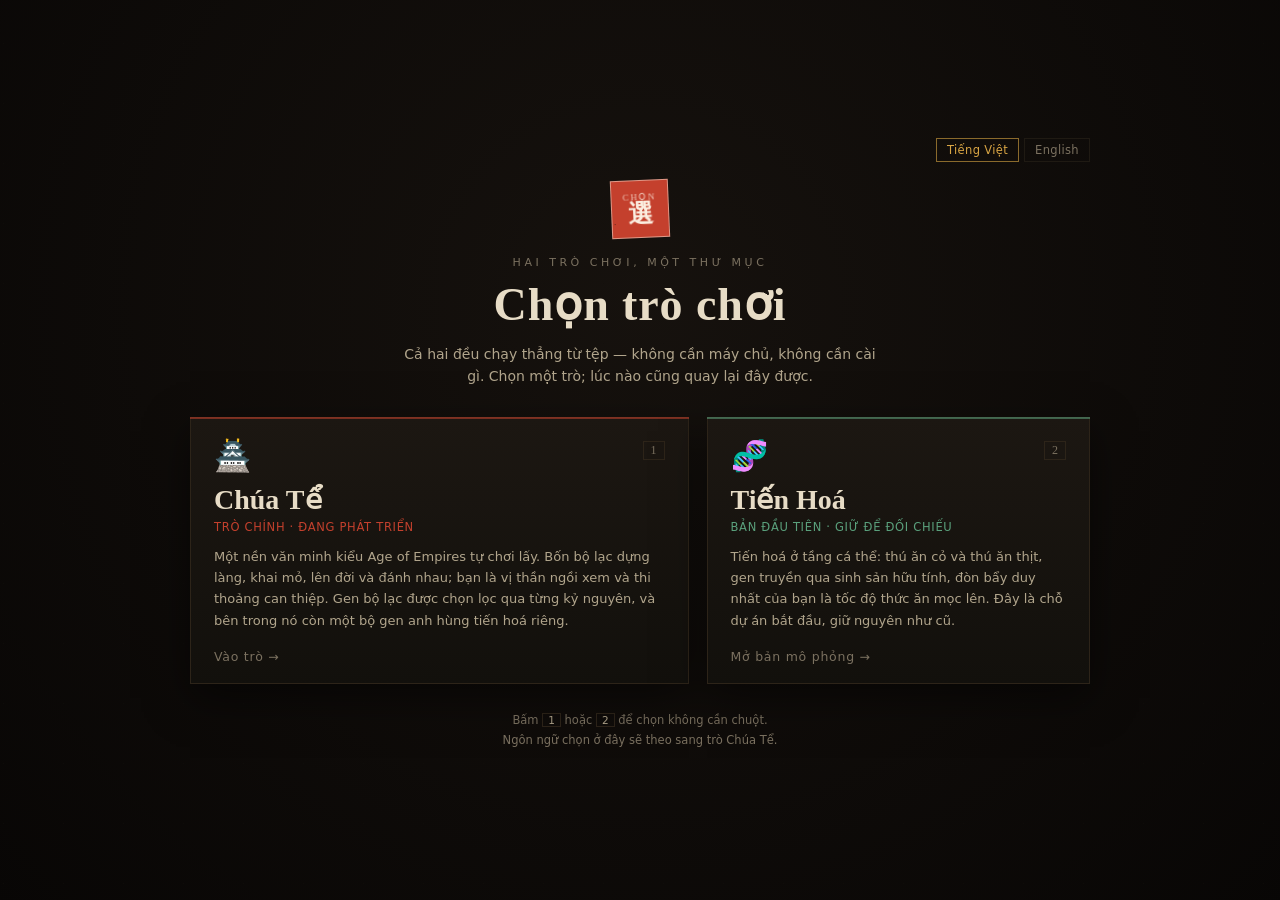
<file: index.html>
<!DOCTYPE html>
<html lang="vi">
<head>
<meta charset="UTF-8">
<meta name="viewport" content="width=device-width, initial-scale=1">
<title>Chọn trò chơi</title>
<!-- =============================================================================
     TRANG CHỌN TRÒ — cái kệ, không phải cuốn sách

     TẠI SAO TỆP NÀY TỒN TẠI. Thư mục này chứa HAI trò chơi rời nhau, mà `index.html`
     là thứ MỌI đường vào đều rơi trúng: mở thư mục bằng trình duyệt, mở gốc máy chủ
     (127.0.0.1:8123), hay khôi phục một thẻ cũ. Trước đây chỗ ấy là bản mô phỏng
     tiến hoá đời đầu — tiêu đề thẻ ghi thẳng "Evolution Sim — Phase 1" — và bên
     trong nó KHÔNG có một đường dẫn nào sang Chúa Tể. Nên rơi vào đấy là kẹt: thấy
     một trò mình không định mở, và không có cách nào đi tiếp ngoài việc tự gõ tên
     tệp. Bản mô phỏng cũ nay là `evolution.html`, chỗ này thành cái kệ.

     TỰ CHỨA. Không `<link>`, không ảnh, không phông tải về — cùng lý do với hai tệp
     trò chơi: người chơi mở bằng cách BẤM ĐÚP (giao thức `file:`), nên mọi thứ phải
     nằm trong một tệp. Bảng màu chép lại phần dùng tới của `css/game.css` chứ không
     dẫn sang nó: nếu dẫn, `body { display:flex; height:100vh; overflow:hidden }` của
     game sẽ đè lên bố cục trang này, và trang chọn trò sẽ vỡ mỗi lần sửa giao diện
     game — hai thứ không có lý do gì phải chết chung.

     NGÔN NGỮ. Hai nút ghi thẳng tên ngôn ngữ bằng CHÍNH ngôn ngữ đó, đúng như trang
     bìa trong game. Lựa chọn ghi vào `localStorage['civ.lang']` — cùng khoá mà
     `js/00-i18n.js` đọc lúc khởi động — nên chọn English ở kệ thì mở game ra đã là
     tiếng Anh, không phải chọn lại. Bản dịch nằm ngay trên thẻ (`data-en`), không
     cần từ điển riêng: mặc định tiếng Việt là chính chữ đã viết trong HTML, nên
     đường tiếng Việt không thể hỏng.
     ============================================================================= -->
<style>
  :root {
    color-scheme: dark;
    --lac-900:#0d0b09; --lac-850:#12100c;
    --rule:#2d2419;    --rule-soft:#1f1a13;
    --bone:#e7dcc6;    --bone-2:#b1a58c;  --bone-3:#7b7160;
    --gold:#d8a544;    --gold-hi:#f0cf85; --gold-dim:#8a6a2c;
    --cinnabar:#c4402d;
    --jade:#5aa07c;
    --f-display:"Iowan Old Style","Superclarendon",Charter,Palatino,Georgia,serif;
    --f-ui:"Avenir Next","Segoe UI",system-ui,-apple-system,sans-serif;
    /* Hạt mực: nhiễu fractal ngưỡng hoá thành đốm rời, dùng làm MẶT NẠ nên chỉ ăn
       bớt chứ không tô thêm màu — đúng cách mực khô trên mặt gỗ sơn. */
    --ink-grain: url("data:image/svg+xml;utf8,<svg xmlns='http://www.w3.org/2000/svg' width='60' height='60'><filter id='g'><feTurbulence type='fractalNoise' baseFrequency='0.85' numOctaves='3' seed='7'/><feComponentTransfer><feFuncA type='discrete' tableValues='0 0 0 0 0 0 1'/></feComponentTransfer></filter><rect width='60' height='60' filter='url(%23g)'/></svg>");
  }
  * { box-sizing: border-box; }
  body {
    margin: 0; min-height: 100vh;
    font-family: var(--f-ui); color: var(--bone);
    background:
      radial-gradient(circle at 50% 34%, rgba(28,22,17,0.6), rgba(8,6,5,0.97)),
      var(--lac-900);
    display: flex; align-items: center; justify-content: center;
    padding: 32px 18px;
  }
  body::before {
    content: ''; position: fixed; inset: 0; pointer-events: none; opacity: .5;
    background: var(--lac-850);
    -webkit-mask-image: var(--ink-grain); mask-image: var(--ink-grain);
    -webkit-mask-size: 60px; mask-size: 60px;
  }
  ::selection { background: rgba(216,165,68,.28); }

  .shelf { position: relative; width: 900px; max-width: 100%; text-align: center; }

  /* Công tắc ngôn ngữ: ở LUỒNG bình thường, không ghim tuyệt đối. Trang này thấp
     hơn trang bìa game nhiều, ghim tuyệt đối thì trên màn hẹp nó đè lên con dấu. */
  .lang { display: flex; gap: 5px; justify-content: flex-end; margin-bottom: 18px; }
  .lang button {
    background: transparent; color: var(--bone-3); cursor: pointer; font: inherit;
    font-size: 11.5px; letter-spacing: .03em; padding: 5px 11px; border: 0;
    box-shadow: inset 0 0 0 1px var(--rule-soft);
    transition: color .18s ease, box-shadow .18s ease;
  }
  .lang button:hover { color: var(--gold-hi); box-shadow: inset 0 0 0 1px rgba(216,165,68,.4); }
  .lang button.on { color: var(--gold); box-shadow: inset 0 0 0 1px var(--gold-dim); }

  .seal {
    position: relative; width: 58px; height: 58px; margin: 0 auto 18px;
    background: var(--cinnabar);
    display: flex; flex-direction: column; align-items: center; justify-content: center;
    transform: rotate(-2.5deg); color: #fbeee0; font-family: var(--f-display);
    box-shadow: inset 0 0 0 1px rgba(251,238,224,.5), inset 0 0 0 4px var(--cinnabar);
  }
  .seal::after {
    content: ''; position: absolute; inset: 0; background: var(--lac-900); opacity: .5;
    -webkit-mask-image: var(--ink-grain); mask-image: var(--ink-grain);
    -webkit-mask-size: 60px; mask-size: 60px;
  }
  .seal .k { font-size: 9px; letter-spacing: .22em; opacity: .78; margin-bottom: -1px; }
  .seal .n { font-size: 25px; line-height: 1; font-weight: 700; }

  .eyebrow { font-size: 11px; letter-spacing: .32em; text-transform: uppercase; color: var(--bone-3); }
  h1 {
    font-family: var(--f-display); font-size: 46px; font-weight: 700;
    letter-spacing: .02em; margin: 8px 0 12px; color: var(--bone);
  }
  .sub { font-size: 14px; color: var(--bone-2); max-width: 34em; margin: 0 auto 30px; line-height: 1.6; }

  /* Hai trò KHÔNG ngang hàng và bố cục phải nói ra điều đó: Chúa Tể là trò đang
     sống, bản mô phỏng cũ là thứ giữ lại để đối chiếu. Cột rộng hơn + con số thứ
     tự "1" làm việc ấy trước khi người ta kịp đọc một chữ nào. */
  .games { display: grid; grid-template-columns: 1.3fr 1fr; gap: 18px; text-align: left; }
  .game {
    position: relative; display: flex; flex-direction: column;
    background: linear-gradient(180deg, #1c1712, #12100c);
    box-shadow: inset 0 0 0 1px var(--rule), 0 14px 40px rgba(0,0,0,.5);
    padding: 24px 24px 20px; cursor: pointer; color: inherit;
    text-decoration: none; overflow: hidden;
    transition: box-shadow .18s ease, transform .18s ease, background .18s ease;
  }
  .game::before {
    content: ''; position: absolute; left: 0; right: 0; top: 0; height: 2px;
    background: var(--accent); opacity: .55;
  }
  .game[data-key="1"] { --accent: var(--cinnabar); }
  .game[data-key="2"] { --accent: var(--jade); }
  .game:hover, .game:focus-visible {
    background: linear-gradient(180deg, #221b14, #16120d); transform: translateY(-3px);
    box-shadow: inset 0 0 0 1px var(--gold-dim), 0 0 0 1px rgba(216,165,68,.26), 0 18px 46px rgba(0,0,0,.62);
    outline: none;
  }
  .game:hover::before, .game:focus-visible::before { opacity: 1; }
  .game:focus-visible { box-shadow: inset 0 0 0 1px var(--gold), 0 0 0 2px rgba(216,165,68,.45), 0 18px 46px rgba(0,0,0,.62); }

  .row { display: flex; align-items: flex-start; gap: 12px; margin-bottom: 12px; }
  .icon { font-size: 30px; line-height: 1; }
  /* Phím tắt in ngay trên thẻ chứ không giấu dưới chân trang: chỗ duy nhất nó có
     ích là lúc mắt đang nhìn cái thẻ nó sẽ mở. */
  .num {
    margin-left: auto; font-family: var(--f-display); font-size: 12px;
    color: var(--bone-3); padding: 2px 8px; box-shadow: inset 0 0 0 1px var(--rule);
  }
  .name { font-family: var(--f-display); font-size: 28px; font-weight: 700; color: var(--bone); }
  .tag { font-size: 11.5px; letter-spacing: .06em; text-transform: uppercase; color: var(--accent); margin: 4px 0 12px; }
  .desc { font-size: 13px; color: var(--bone-2); line-height: 1.62; flex: 1 1 auto; }
  .go { font-size: 12.5px; letter-spacing: .06em; color: var(--bone-3); margin-top: 18px; transition: color .18s ease; }
  .game:hover .go, .game:focus-visible .go { color: var(--gold-hi); }

  .foot { font-size: 11.5px; color: var(--bone-3); margin-top: 26px; line-height: 1.8; }
  kbd {
    font: inherit; font-size: 10.5px; padding: 1px 6px; color: var(--bone-2);
    box-shadow: inset 0 0 0 1px var(--rule);
  }

  @media (max-width: 760px) {
    .games { grid-template-columns: 1fr; }
    h1 { font-size: 36px; }
  }
</style>
</head>
<body>

<div class="shelf">
  <div class="lang" role="group" aria-label="Language / Ngôn ngữ">
    <button type="button" data-lang="vi">Tiếng Việt</button>
    <button type="button" data-lang="en">English</button>
  </div>

  <div class="seal"><span class="k" data-en="PICK">CHỌN</span><span class="n">選</span></div>
  <div class="eyebrow" data-en="Two games, one folder">Hai trò chơi, một thư mục</div>
  <h1 data-en="Pick a game">Chọn trò chơi</h1>
  <p class="sub" data-en="Both run straight from the file — no server, no install. Pick one; you can always come back here.">Cả hai đều chạy thẳng từ tệp — không cần máy chủ, không cần cài gì. Chọn một trò; lúc nào cũng quay lại đây được.</p>

  <div class="games">
    <a class="game" href="civilization.html" data-key="1">
      <div class="row"><span class="icon">🏯</span><span class="num">1</span></div>
      <div class="name" data-en="Overlord">Chúa Tể</div>
      <div class="tag" data-en="Main game · in development">Trò chính · đang phát triển</div>
      <div class="desc" data-en="A self-playing civilization in the Age-of-Empires mould. Four tribes build villages, work mines, age up and go to war; you are the god who watches and steps in now and then. Tribe genes are selected era by era, and a hero genome evolves inside that.">Một nền văn minh kiểu Age of Empires tự chơi lấy. Bốn bộ lạc dựng làng, khai mỏ, lên đời và đánh nhau; bạn là vị thần ngồi xem và thi thoảng can thiệp. Gen bộ lạc được chọn lọc qua từng kỷ nguyên, và bên trong nó còn một bộ gen anh hùng tiến hoá riêng.</div>
      <div class="go" data-en="Enter →">Vào trò →</div>
    </a>

    <a class="game" href="evolution.html" data-key="2">
      <div class="row"><span class="icon">🧬</span><span class="num">2</span></div>
      <div class="name" data-en="Evolution">Tiến Hoá</div>
      <div class="tag" data-en="First build · kept for reference">Bản đầu tiên · giữ để đối chiếu</div>
      <div class="desc" data-en="Evolution at the level of the individual: prey and predators, genes passed on by sexual reproduction, your one lever being how fast food appears. This is where the project started, kept exactly as it was.">Tiến hoá ở tầng cá thể: thú ăn cỏ và thú ăn thịt, gen truyền qua sinh sản hữu tính, đòn bẩy duy nhất của bạn là tốc độ thức ăn mọc lên. Đây là chỗ dự án bắt đầu, giữ nguyên như cũ.</div>
      <div class="go" data-en="Open the sim →">Mở bản mô phỏng →</div>
    </a>
  </div>

  <p class="foot">
    <span data-en="Press">Bấm</span> <kbd>1</kbd> <span data-en="or">hoặc</span> <kbd>2</kbd>
    <span data-en="to pick without the mouse.">để chọn không cần chuột.</span>
    <br>
    <span data-en="Your language choice carries into Overlord.">Ngôn ngữ chọn ở đây sẽ theo sang trò Chúa Tể.</span>
  </p>
</div>

<script>
(function () {
  'use strict';

  // -- Ngôn ngữ ------------------------------------------------------------
  // Mặc định tiếng Việt LÀ chữ đã viết sẵn trong HTML, nên nó không thể hỏng: hàm
  // dưới chỉ có việc cất bản gốc đi lần đầu rồi đổi qua đổi lại. Cùng khoá lưu với
  // game (`civ.lang`) — đọc ở js/00-i18n.js.
  var nodes = document.querySelectorAll('[data-en]');

  function apply(lang) {
    for (var i = 0; i < nodes.length; i++) {
      var n = nodes[i];
      if (n.dataset.vi === undefined) n.dataset.vi = n.textContent;
      n.textContent = (lang === 'en') ? n.dataset.en : n.dataset.vi;
    }
    document.documentElement.lang = lang;
    document.title = (lang === 'en') ? 'Pick a game' : 'Chọn trò chơi';
    var btns = document.querySelectorAll('.lang button');
    for (var j = 0; j < btns.length; j++) {
      btns[j].classList.toggle('on', btns[j].dataset.lang === lang);
    }
  }

  function setLang(lang) {
    var next = (lang === 'en') ? 'en' : 'vi';
    // localStorage bị chặn khi mở bằng `file:` trên vài cấu hình (origin rỗng).
    // Ghi nhớ là phần THÊM — hỏng chỗ này không được phép chặn việc đổi ngôn ngữ.
    try { localStorage.setItem('civ.lang', next); } catch (e) { /* bỏ qua */ }
    apply(next);
  }

  var saved = null;
  try { saved = localStorage.getItem('civ.lang'); } catch (e) { /* bỏ qua */ }
  apply(saved === 'en' ? 'en' : 'vi');

  var langBtns = document.querySelectorAll('.lang button');
  for (var k = 0; k < langBtns.length; k++) {
    langBtns[k].addEventListener('click', function () { setLang(this.dataset.lang); });
  }

  // -- Phím tắt ------------------------------------------------------------
  document.addEventListener('keydown', function (e) {
    if (e.metaKey || e.ctrlKey || e.altKey) return;
    var card = document.querySelector('.game[data-key="' + e.key + '"]');
    if (card) { e.preventDefault(); window.location.href = card.getAttribute('href'); }
  });
})();
</script>

</body>
</html>
</file>
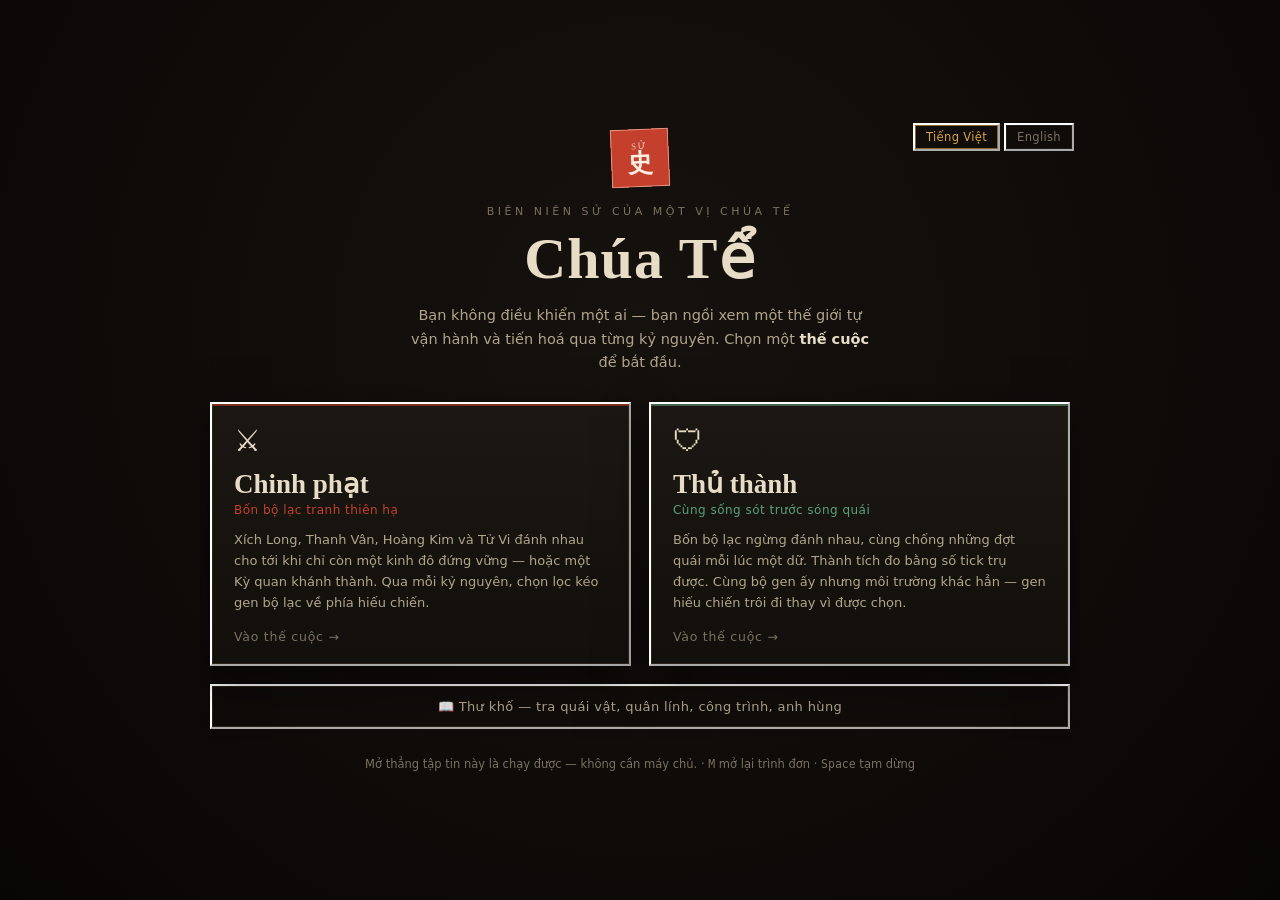
<file: civilization.html>
<!DOCTYPE html>
<html lang="vi">
<head>
<meta charset="UTF-8">
<title data-i18n-text>Chúa Tể — Civilization Sim (máy tự chơi)</title>
<link rel="stylesheet" href="css/game.css">
</head>
<body>

<!-- Trang bìa: hiện ngay khi tải trang, người chơi chọn thế cuộc rồi mới vào game.
     Đặt fixed inset:0 z-index cao nên phủ kín cả khung trái lẫn cột dữ liệu. -->
<div id="menuScreen">
  <div class="menu-inner">
    <!-- Công tắc ngôn ngữ ghim ở góc trang bìa. Đây là thứ ĐẦU TIÊN người mở lần
         đầu cần thấy — trước cả việc chọn thế cuộc — nên nó không được nấp sau
         một trình đơn con. Hai nút thật chứ không phải một nút xoay vòng: người
         đang đọc một trang toàn tiếng mình không biết thì không đoán được bấm
         vào "VI" sẽ ra tiếng gì. -->
    <div class="menu-lang" role="group" aria-label="Language / Ngôn ngữ">
      <button class="lang-btn" data-lang="vi">Tiếng Việt</button>
      <button class="lang-btn" data-lang="en">English</button>
    </div>
    <button id="menuResume" class="menu-resume" data-i18n>‹ Trở lại ván đang chơi</button>
    <div class="menu-head">
      <div class="seal menu-seal"><span class="k">SỬ</span><span class="n">史</span></div>
      <div class="menu-eyebrow" data-i18n>Biên niên sử của một vị Chúa Tể</div>
      <h1 class="menu-title" data-i18n>Chúa Tể</h1>
      <div class="menu-sub" data-i18n="menu.sub">Bạn không điều khiển một ai — bạn ngồi xem một thế giới tự vận hành và tiến hoá qua từng kỷ nguyên. Chọn một <b>thế cuộc</b> để bắt đầu.</div>
    </div>
    <div class="menu-modes">
      <button class="mode-card" data-mode="conquest">
        <div class="mc-icon">⚔</div>
        <div class="mc-name" data-i18n>Chinh phạt</div>
        <div class="mc-tag" data-i18n>Bốn bộ lạc tranh thiên hạ</div>
        <div class="mc-desc" data-i18n="menu.conquest.desc">Xích Long, Thanh Vân, Hoàng Kim và Tử Vi đánh nhau cho tới khi chỉ còn một kinh đô đứng vững — hoặc một Kỳ quan khánh thành. Qua mỗi kỷ nguyên, chọn lọc kéo gen bộ lạc về phía hiếu chiến.</div>
        <div class="mc-go" data-i18n>Vào thế cuộc →</div>
      </button>
      <button class="mode-card" data-mode="defend">
        <div class="mc-icon">🛡</div>
        <div class="mc-name" data-i18n>Thủ thành</div>
        <div class="mc-tag" data-i18n>Cùng sống sót trước sóng quái</div>
        <div class="mc-desc" data-i18n="menu.defend.desc">Bốn bộ lạc ngừng đánh nhau, cùng chống những đợt quái mỗi lúc một dữ. Thành tích đo bằng số tick trụ được. Cùng bộ gen ấy nhưng môi trường khác hẳn — gen hiếu chiến trôi đi thay vì được chọn.</div>
        <div class="mc-go" data-i18n>Vào thế cuộc →</div>
      </button>
    </div>
    <!-- THƯ KHỐ đứng TÁCH khỏi hàng thẻ thế cuộc, không thành thẻ thứ ba.
         Hai thẻ trên là một lựa chọn loại trừ nhau ("vào ván nào"); Thư khố không
         loại trừ gì cả — nó là thứ đọc trước rồi vẫn quay lại chọn. Xếp chung một
         hàng ba thì nó đọc ra là "chế độ chơi thứ ba", và người mở lần đầu sẽ
         tưởng mình vừa bỏ lỡ một cách chơi. -->
    <button id="menuCodex" class="menu-codex" data-i18n>📖 Thư khố — tra quái vật, quân lính, công trình, anh hùng</button>
    <div class="menu-foot" data-i18n="menu.foot">Mở thẳng tập tin này là chạy được — không cần máy chủ. · <kbd>M</kbd> mở lại trình đơn · <kbd>Space</kbd> tạm dừng</div>
  </div>
</div>

<!-- ================= THƯ KHỐ ================= -->
<div id="codexScreen">
  <div class="codex-inner">
    <div class="codex-head">
      <div class="seal codex-seal"><span class="k">KHỐ</span><span class="n">庫</span></div>
      <div class="codex-titles">
        <div class="codex-eyebrow" data-i18n>Sách tra của người chép sử</div>
        <h2 class="codex-title" data-i18n>Thư khố</h2>
      </div>
      <button id="codexClose" class="codex-close" title="Đóng (Esc)">✕</button>
    </div>
    <div class="codex-tabs" id="codexTabs" role="tablist"></div>
    <div class="codex-body" id="codexBody"></div>
  </div>
</div>

<div id="world-pane" class="help-collapsed">
  <div id="canvasWrap">
    <canvas id="simCanvas"></canvas>
    <canvas id="minimapCanvas" title="Click/kéo để camera nhảy tới khu vực đó"></canvas>

    <!-- Lớp phủ NGAY TRÊN khung hình chính: xem bảng bộ lạc / nhật ký / thông tin
         quân đang chọn mà không phải rời mắt sang cột dữ liệu bên phải. Đặt TRƯỚC
         #eraCard trong DOM để thẻ tổng kết kỷ nguyên luôn phủ lên trên.

         #directorLabel nằm TRONG hàng này, không đứng riêng. Trước đây nó là một
         khối absolute ở đúng toạ độ của #ovChips (cùng left:11 top:11) mà lại
         thiếu z-index, nên hai cái chồng khít lên nhau và nhãn "🎬 tên cảnh" luôn
         nằm dưới hai nút — bật chế độ Đạo diễn mà không bao giờ đọc được camera
         đang quay cảnh gì. Nhét vào cùng một flex row thì việc không-chồng-nhau
         do trình duyệt bảo đảm, không còn phụ thuộc vào hai hằng số toạ độ mà ai
         cũng có thể sửa lệch. -->
    <div id="ovChips">
      <!-- PHASE 3.37 — HAI CHIP RỜI ĐI, MỘT NÚT DỌN VỀ. Ba việc này là MỘT việc.
           Thư khố và công tắc ngôn ngữ là hai thứ người xem tìm đúng một lần rồi
           thôi, nhưng chúng ngồi thường trực đè lên góc trên-trái bản đồ suốt cả
           ván: hàng chip đo được 332px, trong đó 176px là của hai cái nút gần như
           không ai bấm lần thứ hai. Cả hai vẫn còn nguyên hai đường vào, và cả
           hai đường đều KHÔNG nằm trên khung hình: phím B / phím L, và trang bìa
           (nút "📖 Thư khố" + hai nút ngôn ngữ ghim ở góc).

           Chỗ trống nhường cho nút mở trang bìa — thứ trước đây là một ô vuông
           30px chỉ vẽ mỗi chữ ☰, nằm lẫn giữa hai công tắc ở bảng điều khiển
           dưới. KHÔNG THỂ phóng to nó tại chỗ cũ: đo thật, bảng dưới kín đúng
           768/768px ở tiếng Anh và tràn 6px ở tiếng Việt — nhóm thứ ba ĐÃ rơi
           xuống hàng thứ hai từ trước bản này. Dời nó lên đây vừa cho nó chỗ để
           mang một cái nhãn đọc được, vừa trả 35px cho bảng dưới và kéo hàng
           tiếng Việt về lại MỘT dòng. -->
      <button id="btnMenu" class="ov-chip ov-menu" title="Trình đơn — đổi thế cuộc (Chinh phạt / Thủ thành). Phím M." data-i18n>☰ Thế cuộc</button>
      <!-- Vạch ngăn, không phải trang trí: nút bên trái RỜI ván đang xem, hai nút
           bên phải chỉ đổi CÁCH XEM chính ván đó. Không có vạch thì cả ba đọc ra
           là một bộ ba công tắc cùng loại. -->
      <span class="ov-div"></span>
      <button id="chipTribes" class="ov-chip" title="Hiện/ẩn bảng bộ lạc ngay trên khung hình" data-i18n>📋 Bộ lạc</button>
      <button id="chipLog" class="ov-chip" title="Hiện/ẩn nhật ký biến cố ngay trên khung hình" data-i18n>📜 Nhật ký</button>
      <div id="directorLabel"></div>
    </div>
    <div id="ovTribes" class="ov-panel" style="display:none;"></div>
    <div id="ovLog" class="ov-panel" style="display:none;"></div>
    <div id="eraCard"></div>
  </div>
  <!-- Bảng điều khiển gói lại còn MỘT hàng (Phase 3.17). Bản cũ tràn xuống hàng
       thứ hai ở mọi bề rộng cửa sổ, và hàng thứ hai đó luôn lệch tâm so với hàng
       trên nên cả cụm đọc ra là "mấy cái nút bị rơi", không phải một bàn điều
       khiển. Cách gói: nhãn nút rút về một động từ + một ký hiệu, hai công tắc dài
       nhất bỏ phần bổ nghĩa (đã có tooltip), và ô chọn tốc độ/thu phóng bỏ tiền tố
       lặp lại ("Thu phóng: gần" -> "Gần") vì chính danh sách đã nói nó là gì. -->
  <div id="controls">
    <div class="ctl-group">
      <button id="btnPause" class="ctl ctl-primary" data-running="true">Tạm dừng</button>
      <button id="btnStep" class="ctl ctl-icon" title="Chạy đúng MỘT tick rồi dừng lại">⏭</button>
      <button id="btnNewEra" class="ctl" title="Bỏ kỷ nguyên đang chạy, gieo lại bản đồ và bắt đầu kỷ nguyên mới" data-i18n>↻ Kỷ mới</button>
    </div>
    <span class="ctl-div"></span>
    <div class="ctl-group">
      <!-- Nhãn tốc độ rút về con số trần: ô chọn luôn rộng bằng LỰA CHỌN DÀI NHẤT,
           nên chỉ riêng "1600 tick/giây · tua nhanh" đã một mình quyết định bề rộng
           của cả ô — mà đó là mục gần như không ai chọn. Phần mô tả chuyển vào
           title, chỗ nó không tốn một pixel nào của hàng. -->
      <select id="speedSelect" title="Tốc độ mô phỏng, đo bằng TICK MỖI GIÂY THẬT. 12 là nhịp xem thường, 600+ là tua để xem chọn lọc qua nhiều kỷ nguyên. Phím [ và ] để đổi nhanh.">
        <option value="6">6 t/s</option>
        <option value="12" selected>12 t/s</option>
        <option value="24">24 t/s</option>
        <option value="60">60 t/s</option>
        <option value="150">150 t/s</option>
        <option value="600">600 t/s</option>
        <option value="1600">1600 t/s</option>
      </select>
      <select id="zoomSelect" title="Thu phóng khung nhìn. Phím Z và X.">
        <option value="4" data-i18n>⛰ Toàn cảnh</option>
        <option value="6" data-i18n>⛰ Thường</option>
        <option value="9" selected data-i18n>⛰ Gần</option>
        <option value="14" data-i18n>⛰ Rất gần</option>
      </select>
      <select id="cameraSelect" title="Camera đạo diễn tự bám theo nơi đang có biến cố. Phím C.">
        <option value="director" selected data-i18n>🎬 Đạo diễn</option>
        <option value="follow" data-i18n>🎯 Bám quân</option>
        <option value="free" data-i18n>✥ Tự do</option>
      </select>
    </div>
    <span class="ctl-div"></span>
    <div class="ctl-group">
      <!-- ☰ ĐÃ RỜI KHỎI HÀNG NÀY, lên hàng chip trên khung hình (xem chú thích ở
           #ovChips). Bảng này giờ chỉ còn những thứ điều khiển ván ĐANG chạy. -->
      <label class="ctl-toggle" title="Hết kỷ nguyên thì tự gieo kỷ nguyên tiếp theo từ gen của bộ lạc thắng."><input type="checkbox" id="chkAutoEra" checked> <span data-i18n>Tự sang kỷ</span></label>
      <label class="ctl-toggle" title="Mỗi biến cố lớn (kinh đô thất thủ, Kỳ quan khánh thành, một bộ lạc diệt vong) hạ tốc độ xuống một nhịp trong hơn một giây."><input type="checkbox" id="chkSlowmo" checked> <span data-i18n>Quay chậm</span></label>
    </div>
  </div>
  <!-- Dải "đang chọn": thay cho tấm thẻ nổi từng đè lên góc bản đồ.

       PHASE 3.30 — THẺ ĐẦY ĐỦ CŨNG VỀ ĐÂY. Trước bản này cùng một thứ được vẽ ở
       HAI chỗ: dải rút gọn nằm đây, và thẻ chi tiết ghim trên đầu cột dữ liệu bên
       phải. Hai chỗ nghĩa là mắt phải chọn nhìn đâu, mà chúng lại nói cùng một
       chuyện — và cái ở cột phải còn đẩy năm tờ dữ liệu tụt xuống mỗi lần bấm vào
       một con quân.
       Giờ dải này là một dải hai tầng: HÀNG TÓM TẮT luôn nhìn thấy, và TẤM THẺ
       ĐẦY ĐỦ buông xuống ngay dưới nó. Tấm thẻ đó `position:absolute` nên nó
       KHÔNG đẩy khung nhìn: nó phủ lên vùng hướng dẫn — đúng thứ đáng bị che, vì
       lúc vừa bấm vào một con quân thì không ai đang đọc luật chơi. -->
  <div id="inspectBar">
    <div id="inspectEmpty" data-i18n="inspect.empty"><b>Click</b> một quân, công trình hay hang ổ trên bản đồ để xem chi tiết ở đây · <b>F</b> để camera bám theo</div>
    <!-- #insContent dùng `display: contents` nên các khối bên trong nó vẫn là con
         flex trực tiếp của #inspectBody — bọc thêm một lớp mà không đổi một pixel
         nào của bố cục. Cần lớp bọc này để nút ✕ đứng NGOÀI phần bị dựng lại 10
         lần mỗi giây; xem setPanelHTML để biết vì sao. -->
    <div id="inspectBody" style="display:none;"><span id="insContent"></span><span class="ins-close" title="Bỏ chọn">✕</span></div>
    <div class="panel" id="selectedPanel" style="display:none;"><div id="selectedBody"></div></div>
  </div>
  <div id="helpBar">
    <button id="helpToggle" type="button" aria-expanded="false" aria-controls="hotkeys legend">
      <span class="ht-mark">?</span><span data-i18n>Hướng dẫn &amp; luật chơi</span><span class="ht-chev">▾</span>
    </button>
  </div>
  <div id="hotkeys" data-i18n="hotkeys">
    <b>Phím tắt:</b> <kbd>Space</kbd> tạm dừng · <kbd>[</kbd> <kbd>]</kbd> chậm/nhanh · <kbd>F</kbd> bám quân đang chọn ·
    <kbd>C</kbd> đổi camera · <kbd>Z</kbd> <kbd>X</kbd> thu/phóng · <kbd>WASD</kbd> lia máy · <kbd>Esc</kbd> bỏ quyền năng ·
    <kbd>1</kbd>…<kbd>5</kbd> đổi tờ ở cột phải · <kbd>B</kbd> mở Thư khố · <kbd>M</kbd> trình đơn · <kbd>L</kbd> đổi ngôn ngữ
  </div>
  <!-- data-i18n="legend": khối này dùng MÃ TRA CỨU chứ không lấy nguyên văn làm
       khoá như mọi chỗ khác. Nó dài hơn 20.000 ký tự và chứa cả thẻ con lẫn
       #legendWonderHold — lấy trọn cả khối làm khoá thì chỉ cần sửa một dấu cách
       trong bài luật là bản dịch rụng mất, im lặng. -->
  <div id="legend" data-i18n="legend">
    <strong>Máy tự chơi hoàn toàn.</strong> 4 nền văn minh AI tự kiếm ăn, dựng nhà, lên thời đại và đánh nhau. Bạn là <strong style="color:var(--gold)">Chúa Tể</strong> — chỉ ngồi xem; muốn thì tiêu Đức Tin để can thiệp.
    <br>🌲 gỗ (chặn đường &amp; tầm nhìn, đốn hết thì mở ra lối đi) · 🫐 bụi quả · 🌾 ruộng · 🟡 vàng (không tái tạo — ngòi nổ chiến tranh) · 🪨 <strong>đá</strong> (ít cụm, cụm to — nhà nào không có mỏ đá gần thì cả kỷ nguyên không mở nổi hậu kỳ). Địa hình <strong>không chặn ai</strong>: vùng trũng tối là <em>đầm cạn</em>, đi qua được như mọi ô khác — vật cản duy nhất trên bản đồ là rừng.
    <br><strong style="color:var(--gold)">MỘT NGƯỜI LÍNH = MỘT DÂN THƯỜNG.</strong> Không ai ra lò từ hư không: mỗi suất quân <em>nuốt một dân thường</em> đang đứng gần cái lò đó, và nếu bộ lạc không còn ai để bắt thì cái lò <strong>đứng chờ</strong> với thanh tiến độ đầy. Vì thế &ldquo;dân&rdquo; và &ldquo;quân&rdquo; không còn là hai cái vòi chảy vào cùng một cái trần — chúng là <em>cùng một cái ví</em>, và bảng bộ lạc gộp chúng vào một cột <strong>dân/quân/trần</strong>. Giá tài nguyên đổi theo: phần <em>lương thực</em> của một suất quân được hoàn 75% (bộ lạc đã nuôi con người đó rồi), còn <em>gỗ · vàng · đá</em> giữ nguyên — giá một người lính chuyển từ &ldquo;nuôi một miệng ăn&rdquo; sang &ldquo;sắm một bộ đồ nghề&rdquo;. Có hai cái sàn để cơ chế này không tự ăn thịt nền kinh tế: không bao giờ bắt lính khi bộ lạc còn <strong>dưới 12 dân</strong> (giữ nguyên vẹn giai đoạn mở màn), và không bao giờ để dân thường tụt dưới <strong>45%</strong> quân số. <strong>Trần dân số một bộ lạc: 300</strong>, tính cả dân lẫn quân lẫn suất đang trong lò.
    <br><strong style="color:var(--gold)">Máy bắn đá và nỏ thần có kíp vận hành</strong> — hai người đứng hai đầu cỗ máy, người phía sau bị khung xe che một phần, và cả hai <em>cúi/ngửa theo nhịp nạp đạn</em>. Máy bắn đá cũng mạnh hẳn lên: tầm <strong>9 → 12</strong> ô (xa hơn tháp canh cấp 1, vốn bắn 10), đòn <strong>20 → 30</strong>, máu <strong>130 → 200</strong>.
    <br><strong style="color:var(--gold)">Một ô — một người.</strong> Mỗi ô tài nguyên chỉ nuôi được <em>một</em> thợ tại một lúc; người tới sau phải đi tìm ô khác. Nghe nhỏ nhưng đây là luật quyết định cả bản đồ trông ra sao: không có nó thì cả chục người chụm vào đúng một bụi quả cạnh nhà và 2.500 ô còn lại không ai đụng tới. <strong>Ruộng</strong> vì thế cũng đổi vai — 9 ô × 0,085 = <strong>0,77 lương/tick</strong>, thấp hơn cả mức một người hái được: nó là cái <em>đệm</em> chống đói giữa hai chuyến đi xa, không phải cái vòi. Và ruộng khoá tới <strong>Đồ Đồng</strong>, nên trọn giai đoạn Đồ Đá chỉ có một nguồn ăn — bụi quả ngoài kia.
    <br><strong style="color:var(--gold)">Đường cái:</strong> lát bằng <strong>đá</strong> từ <strong>Đồ Đồng</strong>, đứng trên đó thì đi <strong>nhanh gấp đôi</strong> — dân gánh hàng, lính hành quân, tướng rút lui, tất cả. <strong style="color:var(--gold)">Quái vật thì không</strong>, và đó là luật chứ không phải sót: một con đường mà quái cũng chạy nhanh gấp đôi trên đó là một đường ray chở quái tới tận cửa. Đường <em>không có máu, không bị nhắm bắn, không chặn đường ai</em> — nó chỉ là một tính chất của mặt đất. Mạng đường có hình <strong>ngôi sao</strong>: mọi tuyến đều nối kinh đô với một công trình khác, rộng đúng <em>một ô</em>, và có luật chống-phình cấm lát cạnh một tuyến sẵn có — nên nó không bao giờ lan thành sân lát đá. Nhìn mặt đường sẽ thấy <em>từng phiến đá rời</em>, không phải một dải liền.
    <br><strong style="color:var(--gold)">Nhìn nhà là biết thời đại:</strong> mỗi bậc đổi hẳn <em>hình bóng</em> căn nhà, không chỉ đổi màu — <strong>Đồ Đá</strong> mái tranh dốc trơn · <strong>Đồ Đồng</strong> mái đồng <em>đua ra hai bên, hai đầu đao hếch lên</em> · <strong>Đồ Sắt</strong> mái đá phiến có <em>lan can răng cưa</em> và bệ đá bè chân · <strong style="color:var(--gold)">Hoàng Kim</strong> <em>mái chồng diêm</em> mạ vàng cắm chóp nhọn · <strong style="color:var(--gold)">Thiên Triều</strong> mái <em>men ngọc</em> xanh và một <em>hàng cột chống</em> quanh chân nhà — bậc duy nhất mà hình bóng có <em>lỗ nhìn xuyên qua được</em>. Lúc bộ lạc lên đời, một <strong style="color:var(--gold)">dải sáng trùng tu</strong> chạy từ kinh đô lan ra quét qua từng mái nhà. Kinh đô còn cắm thêm con dấu chu sa <em>1–5 chấm vàng</em> = cấp thời đại.
    <br><strong style="color:var(--gold)">Thời đại mở khoá, không tự cho</strong> (ngoại lệ duy nhất: <em>ngựa của Anh hùng</em>) — <strong>Đồ Đá</strong> chỉ có <strong>bộ binh</strong>: không cung, không kỵ binh, không máy móc · <strong>Đồ Đồng</strong> → <strong>Ruộng</strong> và <strong>Xưởng thợ</strong> → mới có <strong>cung thủ</strong> (tam giác, bắn 6 ô) · <strong>Đồ Sắt</strong> → <strong>Đền thờ</strong>, <strong>máy bắn đá</strong> (ném vòng cung, sát thương lan, chuyên phá thành), <strong>Chuồng ngựa</strong> → <strong style="color:var(--gold)">kỵ sĩ</strong>, và <strong style="color:var(--gold)">Anh hùng lên ngựa</strong> · <strong>Hoàng Kim</strong> → <strong style="color:var(--gold)">kỵ xạ</strong> và <strong style="color:var(--gold)">KỲ QUAN</strong> · <strong style="color:var(--gold)">Thiên Triều</strong> → <strong style="color:var(--gold)">nỏ thần</strong>, <strong style="color:var(--gold)">voi chiến</strong>, <strong style="color:var(--gold)">quân kỳ</strong> và nhánh nghiên cứu <strong>🪨 Công thành</strong>. Xây xong Kỳ quan rồi giữ đủ <span id="legendWonderHold">2600</span> tick là thắng ngay — và khoảnh khắc nó khánh thành, cả ba bộ lạc còn lại bỏ hết mọi mâu thuẫn để lao vào phá.
    <br><strong style="color:var(--gold)">Tháp canh giờ gác cửa thời đại.</strong> Muốn lên <strong>Đồ Sắt</strong> phải có sẵn <strong>2</strong> tháp đã xây xong, <strong>Hoàng Kim</strong> cần <strong>4</strong>, <strong>Thiên Triều</strong> cần <strong>7</strong> — đây là điều kiện lên đời đầu tiên <em>không phải tài nguyên</em>: nó là tài nguyên đã đông cứng thành một hình dạng trên bản đồ, không rút lại được. Tháp cũng mạnh hẳn lên (máu 640, đòn 16, tầm <strong>10</strong> ô — <em>xa hơn máy bắn đá</em>, nên hết bị phá miễn phí từ ngoài tầm với) và tốn <strong>30 đá</strong>. Bảng bộ lạc hiện ⛯ cho ai đang bị chặn cửa lên đời; rê chuột để đọc còn thiếu mấy cái.
    <br><strong style="color:var(--gold)">Xây chồng tháp canh:</strong> đặt một cái tháp <em>lên chính cái tháp cũ</em>, tối đa <strong>3 tầng</strong>, mỗi tầng nhân <strong>1,5</strong> cả <em>máu · tầm bắn · sức đánh</em> — tầng 3 bắn xa <strong>22,5</strong> ô và <em>cao gấp đôi</em> trên bản đồ, đếm được bằng số <em>vành lan can</em> cắt ngang thân. Giá leo ×1,7 mỗi tầng nên xây chồng luôn <strong>lỗ</strong> nếu tính bằng sức mạnh trên mỗi đồng: cái nó mua là <em>sự tập trung</em> — ba cái tháp rời giữ được ba chỗ, một cái tháp ba tầng giữ chết một chỗ. Và suốt quãng lên tầng thì tháp <strong style="color:#d05a44">ngừng bắn</strong>, nên gia cố đúng lúc đang bị vây là tự bịt miệng súng của mình.
    <br><strong style="color:var(--gold)">Ba binh chủng Thiên Triều — mỗi loại một động từ chưa ai có.</strong> <strong>Nỏ thần</strong> bắn một mũi lao <em>xuyên thẳng</em> 11 ô, trúng <em>mọi</em> kẻ địch trên đường đạn: máy bắn đá lan theo <em>hình tròn</em> nên né bằng cách đứng thưa, nỏ thần đi theo <em>đường thẳng</em> nên né bằng cách đứng lệch hàng — và một đạo quân không thể vừa thưa vừa lệch hàng. <strong>Voi chiến</strong> gây sát thương cho mọi kẻ địch nó <em>đi ngang qua</em>, không cần lệnh và không có hồi chiêu: đơn vị duy nhất gây sát thương bằng việc <em>di chuyển</em>, nên chặn đường nó bằng một khối quân đông thì chính sự đông đúc đó là thứ giết mình. <strong>Quân kỳ</strong> không đánh ai — quân nhà trong 7,5 ô đánh mạnh thêm <strong>28%</strong> và đi nhanh thêm <strong>20%</strong>; hào quang <em>không cộng dồn</em>, hai lá cờ cạnh nhau chỉ bằng một.
    <br><strong style="color:var(--gold)">Nhưng đủ tài nguyên KHÔNG đủ để được xây Kỳ quan.</strong> Hai cửa nữa: <strong>Thiên mệnh</strong> — phải <em>san phẳng kinh đô của một bộ lạc khác</em> trước đã (bảng bộ lạc hiện 👑 cho ai đã đủ), và <strong>độc nhất</strong> — cả bản đồ chỉ được có <em>một</em> Kỳ quan, kể cả đang xây dở. Ai đặt móng trước thì ba bên còn lại muốn xây phải phá cái đó xuống. Nghĩa là con đường thắng bằng công trình <em>đi xuyên qua chiến tranh</em>, không vòng qua nó.
    <br><strong style="color:var(--gold)">Kỵ binh</strong> (thân ngựa <em>nằm ngang</em> — giữa một bản đồ toàn khối đứng, đó là thứ nhận ra được ở mọi mức zoom) đi <strong>1,7 ô/tick</strong>, nhanh hơn mọi thứ khác trên bản đồ: chúng là đơn vị đầu tiên đuổi kịp dân bỏ chạy và rút được khỏi trận thua. <strong>Kỵ sĩ</strong> giáp 4 — cung thủ bắn 6 vào nó chỉ còn 2, nên nó khắc chế quân tầm xa; <strong>kỵ xạ</strong> bắn 5 ô rồi tự lùi ra khỏi tầm với của bộ binh.
    <br><strong style="color:var(--gold)">Công và thủ:</strong> giờ mỗi đơn vị có <strong>giáp</strong> trừ thẳng vào từng đòn (sàn 25% đòn gốc — giáp không bao giờ vô hiệu hoá hẳn một loại quân). <strong>Click vào một quân hay tướng</strong> để đọc <strong>công/thủ</strong>, tầm bắn, nhịp đánh, tốc độ và phần do nâng cấp cộng vào.
    <br><strong style="color:var(--gold)">Đập tường là một chỉ số RIÊNG.</strong> Bộ binh, cung thủ, kỵ binh và cả <strong>Anh hùng</strong> chỉ chạm được <strong>20%</strong> sức đánh của mình vào công trình — nắm đấm không phá được tường. <strong style="color:var(--gold)">Vũ khí công thành</strong> (máy bắn đá, và mọi loại chuyên phá thành về sau) thì ngược lại: <strong>×3</strong>. Một cỗ máy bắn đá đập tường bằng <strong>60</strong>, một kỵ sĩ bằng <strong>2,6</strong> — cách nhau <strong>23 lần</strong>, dù ô &ldquo;Công&rdquo; của chúng chỉ là 20 với 13. Hệ quả: muốn <strong>phá thành</strong> thì phải dựng <strong>Xưởng thợ</strong>; một đạo quân đông tới mấy mà không có máy cũng chỉ gặm được tường rất chậm. Dòng <em>Đập tường</em> trong thẻ của mỗi quân đã tính sẵn con số này.
    <br><strong style="color:var(--gold)">TƯỜNG THÀNH — công trình đầu tiên KHÔNG ai xây.</strong> Ngay từ <strong>Đồ Đá</strong>, quanh mỗi kinh đô <em>tự mọc</em> một vành tường vuông, và nó <em>rộng ra mỗi đời</em> (bán kính <strong>18 → 22 → 28 → 34 → 40</strong> ô) bằng cách dựng lại cả vành ở bán kính mới — không đắp thêm lớp thứ hai, nếu không sau bốn đời nó thành một mê cung. Không ai trả tiền, không thợ nào tới xây. Đây là <em>vật cản có phe</em> đầu tiên của trò chơi: <strong style="color:var(--gold)">quân nhà đi xuyên qua</strong>, <strong style="color:#d05a44">quân địch và quái vật đứng lại</strong> — nhờ vậy nó tạo ra thứ mà một dải rừng không tạo nổi: một <em>bên trong</em> và một <em>bên ngoài</em>. Ở bán kính này nó còn tranh chấp cả <em>tài nguyên</em>: một mỏ nằm trong vành là mỏ mà thợ địch không tới được.
    <br><strong style="color:var(--gold)">Năm bậc thành, một bậc mỗi đời</strong> — <em>rào gỗ</em> (cọc vót nhọn) → <em>tường đất</em> (dải màu bộ lạc chạy dọc đỉnh) → <em>tường đá</em> (răng cưa châu mai) → <em>thành gạch</em> (răng cưa + lỗ châu mai) → <strong style="color:var(--gold)">thành men ngọc</strong> (mái ngói úp + dải vàng lá). Đây là &ldquo;nâng cấp&rdquo; của tường thành và nó <strong>không đi qua bảng nghiên cứu</strong>: bậc hình chỉ đọc <em>thời đại</em>. Nhánh 🧱 Nề đá thì cộng vào <em>con số máu</em> của từng ô tường — <strong>hai đồng hồ, hai mặt đồng hồ</strong>: nhìn hình bóng biết bộ lạc ở đời nào, click vào ô tường thì thẻ ghi thẳng &ldquo;Nề đá +N%&rdquo;. Bốn <strong>góc</strong> là tháp vuông cao hơn thân.
    <br><strong style="color:var(--gold)">CỔNG THÀNH — dựng lại thành một công trình.</strong> Bản trước cổng rộng <strong>3 ô</strong>: một ô cửa vòm kẹp giữa hai ô có vệt sáng. Ở mức thu phóng chơi thật (ô 7–11px) cái đó đọc ra là <em>&ldquo;một chỗ tường hơi khác màu&rdquo;</em> — mà cổng lại đúng là thứ cả người xem lẫn kẻ tấn công phải nhận ra <em>từ xa</em>. Nay nó rộng <strong>5 ô</strong>: <strong>ba ô cánh cửa</strong> ở giữa, kẹp giữa <strong>hai lầu cổng</strong> cao vượt lên. Bốn tầng thông tin, xếp theo thứ tự đọc được từ xa tới gần, nên mỗi mức thu phóng vẫn còn đúng lượng chi tiết nó chở nổi: <strong>(1) đường bao</strong> chạy <em>thấp·CAO·thấp·CAO·thấp</em> — nhịp này mắt đọc được ở mọi cỡ, và nó cũng là thứ phân biệt cổng với bốn góc thành; <strong>(2) lầu cổng</strong> có mái vát nghiêng vào phía cửa (tháp góc thì đội mũ vuông) và hai lỗ châu mai; <strong>(3) vòm cuốn liền ba ô</strong> — mỗi ô chỉ vẽ phần vòm của mình rồi ba mảnh khớp thành một đường cong duy nhất — với một <strong style="color:var(--gold)">đá khoá đỉnh</strong> hình nêm màu bộ lạc, chỗ duy nhất trên cả vành mang màu bộ lạc ở độ đậm đầy đủ; <strong>(4) hai cánh cửa gỗ</strong> đóng đinh tán trên hai đai sắt ngang, gặp nhau ở một <em>khe sáng</em> chạy đúng trục đối xứng — chính cái khe đó nói &ldquo;cửa này mở được&rdquo;, và đó là khác biệt duy nhất giữa một cái cổng và một mảng tường có hoa văn.
    <br>Chỉ <strong style="color:#d05a44">ba ô cánh cửa</strong> là mỏng (<strong>55% máu</strong> tường thường); <strong>hai lầu cổng dày như tường thường</strong>. Nghĩa là cổng nới từ 3 lên 5 ô mà <em>điểm yếu vẫn rộng đúng 3 ô như cũ</em>: bản này không làm thành trì dễ vỡ hơn, nó chỉ làm chỗ vỡ <em>đọc được</em> hơn. Cho cả 5 ô cùng mỏng thì một thay đổi được yêu cầu vì lý do <em>thẩm mỹ</em> sẽ lặng lẽ nới điểm yếu của mọi thành trì trong game thêm hai phần ba — và &ldquo;một thay đổi hình ảnh hoá ra là một thay đổi luật chơi&rdquo; đã cắn ba lần ở Phase 3.8.
    <br>Mỗi ô tường có máu riêng (<strong>300/520/840/1280/1800</strong> theo đời), nên &ldquo;phá thành&rdquo; không phải một trạng thái mà là một <strong>CHỖ</strong>: đạo quân dồn vào một ô, đục thủng nó, rồi cả dòng người tràn qua đúng cái lỗ đó — lỗ mở <strong>900</strong> tick rồi tự bịt lại ở 30% máu. Tường <strong>tự lành 0,1% máu mỗi tick</strong> sau 260 tick không bị đánh, nhưng từ bản này việc đó <strong style="color:var(--gold)">TỐN ĐÁ</strong>: mỗi ô đang vá rút 1 đá khỏi kho mỗi tick. Dưới <strong>120 đá</strong> thì nó vẫn vá — chỉ chậm còn <strong>25%</strong>, để bức tường không bao giờ ăn mất viên đá cuối cùng lẽ ra thành tháp canh hay Kỳ quan. Bộ binh đấm tường gần như vô hại (×0,2): phá thành là việc của <strong>máy bắn đá</strong> (×3), và đó là <em>lý do thứ hai</em> để tồn tại một Xưởng thợ, sau Kỳ quan. <strong>Loài bay</strong> thì đi trên đầu bức tường như không có gì ở đó. Bộ lạc gen <em>bành trướng</em> cao sẽ vĩnh viễn có nhà nằm <em>ngoài</em> tường — đó là cái giá của việc trải rộng, không phải một lỗi.
    <br><strong style="color:var(--gold)">🐉 THIÊN MA — quyền năng thứ sáu của Chúa Tể.</strong> Năm quyền năng cũ đều là một phép cộng hoặc trừ vào bảng số của một bộ lạc; sau khi hiệu ứng trôi qua, bản đồ trở lại đúng câu chuyện cũ. Thiên Ma thì để lại một <em>VẬT THỂ</em>: 75 Đức Tin thả một con quái xuống <em>chính giữa bản đồ</em>, nó <strong>đập tường thành như một cỗ máy bắn đá</strong> (×3) và hành quân thẳng tới <strong>bộ lạc đang dẫn đầu</strong> — không phải bộ lạc gần nhất, không phải ngẫu nhiên, nên người xem biết trước nó sẽ đi đâu. Nó đi <strong>1,45 ô/tick</strong>: chậm hơn kỵ binh (1,7) nhưng nhanh hơn mọi thứ khác trên bản đồ, nên bên bị nhắm <em>không kịp gọi hết quân về</em> — thứ mà ở tốc độ cũ (0,9, chậm hơn cả một dân thường) họ luôn kịp. Bộ lạc nào <strong>ra đòn cuối</strong> nhận <em>ba</em> phần thưởng nằm trên ba trục khác nhau: kho báu <strong>1.500 lương · 1.100 gỗ · 900 đá · 650 vàng</strong>, một <strong style="color:var(--gold)">Thánh vật cấp III</strong> (món mạnh nhất game, đường bình thường phải nung từ bốn món cấp 1) rơi ngay tại chỗ cho anh hùng nhặt, và <strong style="color:var(--gold)">MỘT CẤP NGHIÊN CỨU miễn phí</strong> — nhánh đang làm dở xong ngay, hoặc cộng thẳng một cấp vào nhánh đang cao nhất, áp <em>tức thì cho cả đạo quân đang sống</em>. Chúa Tể được hoàn <strong>60</strong> Đức Tin, tức chỉ mất 15 ròng nếu thế giới hạ được nó. Nghĩa là nó là một canh bạc có hình dạng đọc được: chắc chắn làm kẻ dẫn đầu chảy máu, nhưng nếu chính hắn hạ được nó thì hắn bỏ xa hơn nữa. Chỉ <strong>một con</strong> trên bản đồ cùng lúc.
    <br><strong style="color:var(--gold)">Và nó MẠNH DẦN THEO ĐỒNG HỒ KỶ NGUYÊN.</strong> Cho tới bản trước, con quái có đúng một bộ chỉ số dù thả ở tick 500 hay tick 25.000 — nghĩa là quyền năng đắt nhất chỉ có <em>một</em> thời điểm đúng để bấm, và thời điểm ấy là ngay khi đủ Đức Tin. 9.000 máu là tai hoạ ở Đồ Đá và là con thú cảnh ở Thiên Triều. Nay hệ số chạy <strong>tuyến tính</strong> theo tick, kẹp hai đầu: <strong>Sơ Giáng 5.580 máu</strong> ở tick 0, <strong>9.000</strong> quanh tick 8.400, tới <strong style="color:var(--gold)">Tận Thế 15.750 máu / đòn 227</strong> ở tick <strong>25.000</strong> và đứng yên từ đó. Tuyến tính chứ không phải một đường cong đẹp, vì người xem phải <em>nhẩm được</em> nó. <strong>Kho báu nhân theo cùng hệ số</strong> (tới 2.625 lương ở bậc đỉnh) — nếu phần thưởng đứng yên trong khi rủi ro leo dốc thì đường tối ưu lại quay về "thả sớm nhất có thể", tức cả cơ chế chỉ đổi con số mà không đổi quyết định. Đức Tin hoàn lại thì <em>không</em> nhân: đó là giá của người xem, không phải phần thưởng của bộ lạc. Hệ số <strong>đông cứng vào con quái lúc nó rơi xuống</strong>, không đọc lại đồng hồ — nếu không thì một trận vây 900 tick sẽ có con quái khoẻ dần lên giữa lúc đang bị đánh.
    <br><strong style="color:var(--gold)">Nâng cấp quân sự:</strong> tám nhánh nghiên cứu (⚔ Rèn binh khí · 🛡 Giáp trụ · 🏹 Cung nỏ · 🐎 Mã thuật · 📜 Binh thư cho riêng Anh hùng · 🌿 Y thuật · 🧱 <strong style="color:var(--gold)">Nề đá</strong> — cộng <strong>18% máu mỗi cấp</strong> cho <em>mọi</em> công trình, kể cả tháp canh <strong style="color:var(--gold)">và từng ô tường thành</strong> (một vành đời 5 có 320 ô, nên tường là khách hàng lớn nhất của nhánh này); nhánh duy nhất không chạm tới một người nào, và nhánh duy nhất có ích cho kẻ <em>đang thua</em> — vì kẻ đang thua là kẻ đang bị vây · 🪨 <strong style="color:var(--gold)">Công thành</strong> — mở ở Thiên Triều, làm máy bắn đá và nỏ thần <em>TO RA thật</em>, <strong>+14% kích thước mỗi cấp</strong> cùng với tầm và sát thương lan; cấp 3 thì cỗ máy rộng <strong>3,05 ô</strong>, vượt cả voi chiến để thành hình lớn nhất nhóm quân. Mỗi cấp đóng thêm một dấu vào hình bóng để đọc được cấp mà không cần vật đối chứng: <strong>I</strong> vành sắt + đai sắt bọc sàn xe · <strong>II</strong> mộc chắn che kíp vận hành · <strong>III</strong> cờ đuôi nheo ở đuôi xe), mỗi nhánh 3 cấp, mỗi nhánh gắn với một công trình. Khác thời đại ở đúng một điểm và đó là điểm quan trọng nhất: nâng cấp <strong>áp dụng ngay cho cả đạo quân đang sống</strong>, kể cả người đang đứng giữa trận — một bộ lạc đang thua có thể lật thế cờ mà không tuyển thêm ai. Xem bảng <strong>Nâng cấp quân sự</strong> ở tờ <strong>⚔ Bộ lạc</strong> cột phải, hoặc click vào Trại lính / Xưởng thợ / Chuồng ngựa / Đền thờ để xem nhánh nào đang chạy ở đó.
    <br><strong style="color:var(--gold)">Anh hùng cưỡi ngựa từ Đồ Sắt</strong> — mặc định, không phải nâng cấp, không đòi Chuồng ngựa: cứ lên thời đại 3 là tướng có ngựa (giáp ngựa màu bộ lạc, chỏm lông đỏ) và đi nhanh hơn <strong>+0,45 ô/tick</strong>. Nhìn thấy tướng trên lưng ngựa là biết bộ lạc đó đã qua nửa cây thời đại, không cần mở bảng nào.
    <br><strong style="color:var(--gold)">Nhà bị đánh thì quân bỏ trận về cứu.</strong> Mỗi cú đánh vào một công trình bật <strong>báo động</strong> cho cả bộ lạc. Nhà thường: bán kính triệu hồi <em>tỉ lệ với giá trị toà nhà</em> — ruộng chỉ kéo được người đứng cách ~10 ô, trại lính ~49 ô. <strong style="color:var(--gold)">Kỳ quan và Kinh đô</strong>: <em>cả</em> đạo quân quay về, ở đâu cũng về — và từ lúc Kỳ quan khánh thành, chủ của nó <strong>bỏ hết mọi cuộc chinh phạt</strong>, dời luôn cờ tập kết về chân Kỳ quan.
    <br><strong style="color:var(--gold)">Đội hình &amp; hai gen mới về TRẬT TỰ:</strong> quân không còn mạnh ai nấy đi. Gen <em>kỷ luật đội hình</em> quyết định một người lính chịu <strong>đợi đồng đội</strong> tới mức nào khi hành quân (đo bằng số bước còn lại tới đích, so với trung vị của cả đạo quân) và đứng vào hàng chặt tới đâu lúc nghỉ — bộ binh hàng đầu, cung thủ tuyến sau, máy bắn đá sau cùng. Anh hùng cũng phải giữ hàng, nới thêm theo gen <em>dũng cảm</em> của chính mình. Kỷ luật cao thì cả khối tới nơi cùng lúc nhưng chậm và dễ ăn trọn một quả đá; kỷ luật thấp thì tới rải rác nhưng không bao giờ mất cả đạo quân trong một cú. Gen <em>quy hoạch xây dựng</em> kéo chỗ đặt nhà về một <strong>lưới neo ở kinh đô</strong>: quy hoạch cao thì phố xá thẳng hàng ra lối, quy hoạch thấp thì nhà mọc như nấm — mà mọc như nấm lại nhét được nhà vào mọi kẽ hở giữa rừng và đá.
    <br><strong style="color:var(--gold)">Nhà y tế</strong> (Đồ Đồng) có <strong>hai nửa</strong>, và chúng khoá vào nhau. Nửa đứng yên: lính tụt dưới <strong>45% máu</strong> tự bỏ trận lê về đây, hồi tới <strong>90%</strong> mới quay lại — chỉ chữa khi quanh đó sạch địch, nếu không thì nó thành cỗ máy hồi máu giữa trận và bên nào có trạm xá là bên đó thắng mọi trận cầm cự. Nửa cơ động: trạm xá ra lò <strong style="color:#7ab27c">Thầy lang</strong> (áo vải mộc, <em>không có chân lộ ra</em> — áo choàng chạm đất, khác hẳn mọi người khác trên bản đồ), <strong>không có ô sát thương</strong>, tự đi tìm thương binh nặng nhất quanh mình và vá lại <strong>ngay giữa trận</strong> — sợi chỉ xanh nối thầy lang với người đang được chữa. Có thầy lang trong <strong>14 ô</strong> thì lính bị thương <em>không rút về hậu phương nữa</em>: đó là thứ bộ lạc mua được khi bỏ tiền dựng trạm xá, và cũng là lý do bên kia nên đi tìm giết thầy lang trước.
    <br><strong style="color:var(--gold)">QUÂN LƯƠNG — cái giá của KHOẢNG CÁCH, lần đầu phải trả bằng máu.</strong> Cho tới bản này, một đạo quân đi mười ô và một đạo quân đi hai trăm ô là <em>hai đạo quân giống hệt nhau</em> lúc chạm trán, nên bản đồ 480×300 chỉ có đúng một tác dụng: làm mọi thứ chậm đều như nhau. Kinh đô ở góc xa nhất cũng an toàn ngang kinh đô sát biên giới. Luật mới có đúng một vế: <strong style="color:#7ab27c">đứng trên đất nhà thì no và hồi lại</strong> (0,9/tick), <strong style="color:#e0a33c">đứng ngoài thì hao</strong> (0,13/tick). Và &ldquo;đất nhà&rdquo; đọc thẳng từ <strong>LÃNH THỔ</strong> — mảng màu vốn thuần trang trí trên bản đồ <em>từ bản này là một luật chơi</em>. Người xem không phải học một con số nào; họ nhìn đạo quân bước qua đường biên và biết cái đồng hồ vừa bắt đầu chạy. Một bán kính vô hình quanh kinh đô thì đúng y hệt về số học và vô hình hoàn toàn về hình ảnh.
    <br>Dưới <strong>45%</strong> quân lương thì <strong style="color:#d05a44">sức đánh tụt dần</strong>, cạn sạch thì còn <strong>50%</strong> — tụt <em>dần</em> chứ không phải một bậc thang, để người xem thấy đạo quân <em>yếu đi</em> và &ldquo;đi thêm hai trăm ô nữa&rdquo; là một quyết định cân nhắc được thay vì một cái bẫy sập. Cố ý <strong>không</strong> chạm vào máu (đã có nạn đói của bộ lạc) và <strong>không</strong> chạm vào tốc độ: một đạo quân đói mà đi chậm thì nó không bao giờ <em>về được</em> tới đất nhà, tức là cơ chế tự khoá mất lối thoát duy nhất của chính nó. Dân thường được <strong>miễn</strong> — họ gần như luôn đứng trên đất nhà, nên cho họ một cái đồng hồ nữa chỉ thêm chi phí mà không thêm quyết định.
    <br><strong style="color:var(--gold)">🎒 ĐỘI HẬU CẦN + TRẠI TIẾP TẾ.</strong> Ra lò từ <strong>Nhà cầu nguyện</strong> (Đồ Đồng) — <em>không</em> phải Đền thờ, dù đền thờ hợp hơn về kể chuyện: đền thờ khoá ở Đồ Sắt sau gen <em>thành tâm</em>, mà quân lương thì chạy từ tick đầu tiên. Cách chữa một cơ chế không được phép nằm sau nửa cây công nghệ — đó là bẫy &ldquo;hai cái cổng thì xác suất NHÂN chứ không cộng&rdquo; đã phải trả giá năm lần ở đây. Đội hậu cần <strong>không có ô sát thương</strong>, kéo một chiếc xe hai bánh chất bao lương, đi theo đạo quân và <strong>cắm trại tiếp tế</strong> ở nơi có ít nhất <strong>3</strong> người đang đói, <em>bên ngoài lãnh thổ nhà</em> (trong lãnh thổ thì đất nhà đã tiếp tế miễn phí rồi). Cái trại <strong>không do dân xây</strong>, không móng, không thợ — cắm xuống trong <em>một tick</em>, nuôi <strong>5 suất</strong> quân lương một lúc trong bán kính <strong>8 ô</strong>, rồi <strong>tự nhổ sau 1.200 tick</strong>. Hạn dùng ấy là cả thiết kế: bỏ nó đi thì sau ba trận đánh cả bản đồ rải trại và cơ chế quân lương tắt ngóm. 130 máu, không giáp — mục tiêu mềm nhất bản đồ, và phá nó là cắt đường tiếp tế của cả một chiến dịch.
    <br>Ba đơn vị hỗ trợ giờ nằm trên <strong>ba trục vuông góc</strong>, và đó là điều kiện để đơn vị thứ ba đáng tồn tại: thầy lang mua <strong>thời gian</strong>, quân kỳ mua <strong>cường độ</strong>, hậu cần mua <strong style="color:var(--gold)">khoảng cách</strong>. Hai nguồn tiến bộ tách hẳn nhau để đọc được cái nào vừa đổi: <strong>lên đời</strong> thì trại <em>đứng lâu hơn</em>; nhánh nghiên cứu <strong style="color:var(--gold)">🎒 Quân nhu</strong> (ở chính Nhà cầu nguyện) thì trại <em>nuôi nhiều người hơn</em> — hồi 0,8→1,7/tick, 5→11 suất, bán kính 8→15,5 ô.
    <br><strong style="color:var(--gold)">Gen thứ 22: VIỄN CHINH.</strong> Nó không chia lại một quyết định đã có chủ — nó nhận một ngã ba <em>vừa mới tồn tại</em>. Ba biểu hiện, cả ba đi qua lương thực: trần quân lương mỗi người mang ra khỏi cổng (<strong>70–130</strong>), số đội hậu cần muốn nuôi (<strong>1–4</strong>), và <strong>mức lương dự trữ mà bộ lạc từ chối tiêu</strong>. Vế thứ ba mới là <em>cái giá</em>, và nó là vế dễ bỏ sót: hai vế đầu trông như toàn mặt lợi, mà một gen chỉ toàn mặt lợi sẽ bị đẩy lên trần trong hai kỷ nguyên rồi đứng im — đường trôi của nó trên biểu đồ chẳng nói lên điều gì. Lương giữ trong kho là lương <em>không thành lính</em>: ở đầu trên của dải gen, bộ lạc giữ thêm <strong>340 lương</strong> thường trực, gần bằng bảy suất lính đứng chờ mãi mãi. Viễn chinh cao đánh tới góc xa nhất bản đồ với một đạo quân <em>nhỏ hơn</em> và lên đời <em>chậm hơn</em>; viễn chinh thấp nuôi đạo quân to nhất bản đồ và mất một nửa sức đánh của nó ngay khi bước qua đường biên. Cái nào lời hơn <strong>không có trong code</strong>: nó phụ thuộc kinh đô địch nằm cách bao xa trên <em>bản đồ này</em>, và ba bộ lạc kia có định đến tận nhà mình hay không.
    <br><strong style="color:var(--gold)">Tín ngưỡng:</strong> bộ lạc xây <strong>Nhà cầu nguyện</strong> (có ngay từ Đồ Đá) và <strong>Đền thờ</strong> sẽ đều đặn <strong>dâng tế</strong> — mất lương và vàng, đổi lại sinh Đức Tin cho bạn và tích điểm <strong>thành tâm</strong>. Khi lâm nguy họ <strong>khẩn cầu</strong>, và lời cầu hiện ở tờ <strong>⚡ Chúa Tể</strong> cột phải — số lời đang chờ đóng thành <strong style="color:var(--cinnabar-hi)">con dấu đỏ</strong> ngay trên tên tờ, nên đang mở tờ nào cũng thấy. Bạn đáp lời thì hiệu lực <strong>nhân theo mức thành tâm của chính họ</strong>. Gen <em>thành tâm</em> vì thế là gen duy nhất mà lời/lỗ do <strong>bạn</strong> quyết định, không do con số nào trong code — xem đủ lâu và luôn đáp lời kẻ sùng đạo, các kỷ nguyên sau sẽ mộ đạo dần lên.
    <br><strong style="color:var(--tuvi)">Quái vật</strong> (mắt đỏ, không thuộc bộ lạc nào) bò ra từ <strong style="color:var(--tuvi)">hang ổ</strong> — quầng tím trên bản đồ là vùng chúng đi tuần. Càng về sau càng dữ: sói → gấu → quỷ đá. Phá hang thì rơi <strong style="color:var(--gold)">vật phẩm</strong>, mà chỉ <strong style="color:var(--gold)">anh hùng</strong> nhặt được (tối đa 6 món) — và đồ đạc <em>không</em> di truyền cho đời sau, khác hẳn gen. Xem <strong>hòm đồ</strong> sáu ngăn ở tờ <strong>⚑ Anh hùng</strong> cột phải (hoặc click thẳng vào anh hùng trên bản đồ); <strong>rê chuột lên từng món</strong> để đọc chỉ số thật, công dụng và loài quái nào làm rơi nó.
    <br>Vùng màu mờ = lãnh thổ. Khói bốc lên từ một toà nhà = nó đang bị đánh (khói mỏng từ nóc nhà ở thì chỉ là <em>bếp</em>). Khung giàn giáo + thanh cam = công trình <strong>đang xây</strong>. Quầng đỏ loang trên mặt đất = <strong>đang có đánh nhau ở đó</strong>.
    <br><strong style="color:var(--gold)">Tốc độ giờ tính bằng tick mỗi GIÂY THẬT</strong>, mặc định <strong>12</strong> (bản trước là 600) — đủ chậm để bám theo một người từ lúc đi hái quả tới lúc tử trận, và chuyển động đã được <strong>nội suy</strong> nên chậm mà mượt hơn. Muốn xem chọn lọc qua nhiều kỷ nguyên thì chuyển sang mức <strong>tua</strong>. Chọn một quân rồi bấm <kbd>F</kbd> để camera <strong>bám riêng người đó</strong>.
  </div>
</div>

<!-- ============================================================
     CỘT DỮ LIỆU — NĂM TỜ, KHÔNG CÒN MỘT CUỘN GIẤY DÀI
     ------------------------------------------------------------
     Đo ở cửa sổ 1512x900 (cột rộng 407px): toàn cột cao 2.914px trong một khung
     nhìn 900px = 3,24 màn hình — mà đó mới là kỷ nguyên 1, chưa có một dòng biên
     niên nào. Nghĩa là ở mọi thời điểm người xem thấy chưa tới một phần ba số
     liệu, và muốn biết bộ lạc nào sắp chết đói thì phải rời mắt khỏi bản đồ đi
     tìm. Cuộn là cách đọc một tài liệu ĐỨNG YÊN; thứ ở đây thì đang chạy.

     Chia làm năm tờ, mỗi tờ trả lời đúng MỘT câu hỏi và vừa một màn hình:
       ⚡ Chúa Tể   — "ngay bây giờ tôi làm được gì"   quyền năng + lời khẩn cầu
       ⚔ Bộ lạc    — "bốn nhà đang thế nào"           thế giới + bảng + nâng cấp
       ⚑ Anh hùng  — "dòng dõi tướng đi tới đâu"
       ☷ Biên niên — "đã xảy ra chuyện gì, xu hướng"  nhật ký + sử + đồ thị
       ⚙          — tham số chỉnh tay

     HAI thứ cố tình KHÔNG nằm trong tờ nào, vì cả hai đều TỰ ĐẾN chứ không phải
     do người xem đi tìm — mà một tab chỉ đúng cho thứ người ta chủ động mở:
       · "Đang chọn": click một quân trên bản đồ mà bảng chi tiết nằm sau một tờ
         khác thì cú click đó đọc ra là HỎNG. Nó ghim ngay dưới hàng tờ, và biến
         mất hẳn khi không chọn ai — lúc không dùng thì không tốn một pixel.
       · Lời khẩn cầu có HẠN (tắt sau vài trăm tick). Số lời đang chờ đóng thành
         con dấu vàng ngay trên tên tờ "Chúa Tể", nhìn thấy từ bất kỳ tờ nào.
     ============================================================ -->
<div id="side-pane">
  <!-- Đầu cột dán đỉnh: thanh biên niên + hàng tờ đi liền một khối. Trước đây
       #chronicleRail tự sticky một mình và có gradient nhoè ở đáy để nội dung
       trôi qua dưới nó; giờ hàng tờ nằm ngay dưới nên chỗ đó phải ĐẶC, không
       thì chữ trôi lấp ló giữa hai thanh. -->
  <div id="paneHead">
    <div id="chronicleRail">
      <div class="seal"><span class="k">KỶ</span><span class="n" id="statEra">1</span></div>
      <div class="rail-main">
        <div class="rail-top">
          <!-- data-i18n cho CHỮ CHỜ SẴN. renderEraPanel ghi đè ô này 10 lần/giây,
               nhưng nó chỉ chạy ở nhịp `frameCount % 6`, nên trong mấy khung hình
               đầu sau khi tải trang người xem đọc đúng cái chuỗi viết cứng ở đây.
               Không dịch nó thì bật tiếng Anh xong vẫn thấy một dòng tiếng Việt
               nháy lên ở đỉnh cột. Bị i18nApply đặt lại về chuỗi chờ sẵn mỗi lần
               đổi ngôn ngữ cũng không sao: hook trong 17-i18n-boot gọi luôn
               renderEraPanel() ngay sau đó. -->
          <span class="rail-name" id="railAge" data-i18n>Thời Đồ Đá</span>
          <span class="rail-tick" id="statTick">0 / 0</span>
        </div>
        <div class="era-track"><i id="eraFill"></i></div>
        <div class="rail-bot">
          <span data-i18n>Đức Tin</span>
          <span class="faith-track"><i class="faith-fill" id="faithFill"></i></span>
          <span id="faithLabel">0 / 100</span>
        </div>
      </div>
    </div>

    <nav id="paneTabs" role="tablist" aria-label="Các tờ số liệu">
      <button class="pane-tab" role="tab" data-tab="god" aria-controls="pane-god" aria-selected="true" title="Quyền năng &amp; lời khẩn cầu — phím 1">
        <span class="tb-ico">⚡</span><span class="tb-name" data-i18n>Chúa Tể</span><i class="tab-badge" id="badgePray"></i>
      </button>
      <button class="pane-tab" role="tab" data-tab="tribe" aria-controls="pane-tribe" aria-selected="false" title="Thế giới, bảng bộ lạc, nâng cấp — phím 2">
        <span class="tb-ico">⚔</span><span class="tb-name" data-i18n>Bộ lạc</span>
      </button>
      <button class="pane-tab" role="tab" data-tab="hero" aria-controls="pane-hero" aria-selected="false" title="Dòng dõi anh hùng — phím 3">
        <span class="tb-ico">⚑</span><span class="tb-name" data-i18n>Anh hùng</span>
      </button>
      <button class="pane-tab" role="tab" data-tab="chron" aria-controls="pane-chron" aria-selected="false" title="Nhật ký, biên niên sử, đồ thị — phím 4">
        <span class="tb-ico">☷</span><span class="tb-name" data-i18n>Biên niên</span>
      </button>
      <button class="pane-tab tab-gear" role="tab" data-tab="tune" aria-controls="pane-tune" aria-selected="false" title="Tham số chỉnh tay — phím 5">
        <span class="tb-ico">⚙</span>
      </button>
    </nav>
  </div>

  <!-- #selectedDock ĐÃ RỜI KHỎI CỘT NÀY ở Phase 3.30 — nó xuống dải "Đang chọn"
       dưới bảng điều khiển. Xem chú thích ở #inspectBar để biết lý do. -->

  <!-- ===================== TỜ 1 — CHÚA TỂ ===================== -->
  <section class="tabpane on" id="pane-god" data-tab="god" role="tabpanel">
    <h2 data-i18n>Quyền năng chúa tể</h2>
    <div class="panel">
      <div id="godButtons"></div>
      <div id="godHint" data-i18n>Chọn 1 quyền năng rồi click lên bản đồ. Bỏ chọn: bấm lại nút đó hoặc phím Esc.</div>
      <div style="margin-top:9px;padding-top:8px;border-top:1px solid var(--rule);font-size:11.5px;">
        <label style="display:flex;align-items:center;gap:6px;cursor:pointer;">
          <input type="checkbox" id="chkAutoGod">
          <span data-i18n="god.auto">Chúa Tể <b style="color:var(--gold)">tự động</b> — tự đáp lời cầu &amp; can thiệp theo ngưỡng</span>
        </label>
        <label style="display:flex;align-items:center;gap:6px;margin-top:6px;color:var(--bone-3);">
          <span data-i18n>Ngưỡng Đức Tin để can thiệp</span>
          <input type="number" id="tuneAutoGod" min="20" max="100" step="5" value="60" autocomplete="off" style="width:58px;">
        </label>
        <div style="color:var(--bone-3);margin-top:5px;line-height:1.5;" data-i18n="god.auto.priority">
          Ưu tiên: ① đáp lời kẻ <b>thành tâm nhất</b> · ② gieo dịch lên kẻ dẫn đầu khi nó bỏ xa &gt;2,2 lần
          · ③ cứu kẻ sắp chết đói. Bật/tắt cái này là bật/tắt cả một <b>áp lực chọn lọc</b> lên gen thành tâm.
        </div>
      </div>
    </div>

    <h2 data-i18n>Lời khẩn cầu</h2>
    <div class="panel" id="prayerPanel">
      <div class="hint" id="prayerHint" data-i18n="prayer.hint">Bộ lạc có Đền thờ sẽ dâng tế và khẩn cầu khi lâm nguy. Đáp lời thì hiệu lực nhân theo mức <b>thành tâm</b> của chính họ.</div>
      <div id="prayerBody"></div>
    </div>
  </section>

  <!-- ===================== TỜ 2 — BỘ LẠC ====================== -->
  <section class="tabpane" id="pane-tribe" data-tab="tribe" role="tabpanel">
    <h2 id="defendTitle" style="display:none;" data-i18n>Thủ thành</h2>
    <div class="panel" id="defendPanel" style="display:none;">
      <div style="font-size:22px;font-weight:700;color:var(--gold);line-height:1.2;" id="defendSurvived">0</div>
      <div style="font-size:11px;color:var(--bone-3);margin-bottom:8px;" data-i18n="defend.record">tick đã trụ được · kỷ lục <span id="defendRecord" style="color:var(--bone-2)">0</span></div>
      <div class="kv">
        <span class="label" data-i18n>Đợt hiện tại</span><span class="value" id="defendWave">0</span>
        <span class="label" data-i18n>Đợt sau còn</span><span class="value" id="defendNext">—</span>
        <span class="label" data-i18n>Quái đang tràn</span><span class="value" id="defendAssault">0</span>
        <span class="label" data-i18n>Bộ lạc trụ được</span><span class="value" id="defendAlive">4 / 4</span>
      </div>
      <div class="hint" style="margin-top:8px;" data-i18n="defend.hint">
        Bốn bộ lạc <strong>không đánh nhau</strong> ở chế độ này — thứ được chọn lọc qua các kỷ nguyên đổi từ "đánh thắng" sang "<strong>sống lâu</strong>". Xem biểu đồ gen ở tờ <b>Biên niên</b> để thấy môi trường mới kéo gen nào lên.
        <br>Sóng sinh ra từ <strong>hang ổ còn sống</strong>; phá hết hang thì quái phải xuất phát tận rìa bản đồ — không chặn được sóng nhưng mua thêm rất nhiều thời gian.
      </div>
    </div>

    <h2 data-i18n>Thế giới</h2>
    <div class="panel" id="eraPanel">
      <div class="kv">
        <span class="label" data-i18n>Bộ lạc còn sống</span><span class="value" id="statAlive">4</span>
        <span class="label" data-i18n>Tổng dân</span><span class="value" id="statPop">0</span>
        <span class="label" data-i18n="stat.monsters">Quái vật</span><span class="value" id="statMonsters">0</span>
        <span class="label" data-i18n>Hang ổ còn lại</span><span class="value" id="statLairs">0</span>
      </div>
    </div>

    <h2 data-i18n>Bảng bộ lạc</h2>
    <div class="board-wrap"><table class="board" id="tribeBoard"></table></div>

    <!-- BỘ GEN ĐANG SỐNG. Trước bản này gen chỉ hiện ở hai chỗ, và cả hai đều nói
         về QUÁ KHỨ: thẻ tổng kết kỷ nguyên (6 gen của nhà vô địch, hiện đúng một
         lần rồi tắt) và đồ thị ở tờ Biên niên (cũng 6 gen, cũng chỉ của nhà vô
         địch, một điểm mỗi kỷ nguyên). Nghĩa là suốt cả kỷ nguyên đang chạy —
         quãng thời gian người xem thật sự ngồi xem — không có cách nào biết bốn
         bộ lạc trước mắt mình khác nhau ở chỗ nào. "Vì sao Xích Long cứ đánh mãi"
         là câu hỏi mà bảng này trả lời bằng một con số, chứ không bằng phỏng đoán.
         Hiện ĐỦ 20 gen chứ không 6: sáu gen kia được chọn để VẼ ĐƯỜNG qua nhiều
         kỷ nguyên (đường nào có tín hiệu chọn lọc), còn ở đây câu hỏi khác hẳn —
         "bốn nhà này là bốn ai" — và câu đó thì gen nào cũng có phần. -->
    <h2 data-i18n>Bộ gen chiến lược</h2>
    <div class="panel" id="genomePanel">
      <div class="board-wrap"><table class="genome" id="genomeBody"></table></div>
      <div class="hint" style="margin-top:7px;" data-i18n="genome.hint">
        Gen chỉ đổi lúc <strong>giao kỷ</strong>. Vạch <span style="color:var(--gold)">▏</span> = <strong>nhà vô địch kỳ trước</strong>: cách nó bao xa là <em>bước đột biến</em>, bốn thanh lệch nhau bao nhiêu là <em>độ đa dạng</em> để chọn lọc.
      </div>
    </div>

    <h2 data-i18n>Nâng cấp quân sự</h2>
    <div class="panel" id="upgradePanel">
      <div id="upgradeBody"></div>
      <div class="hint" style="margin-top:8px;" data-i18n="upgrade.hint">
        Khác <strong>thời đại</strong> (chỉ quân sinh ra SAU mới có chỉ số mới), nâng cấp áp dụng <strong style="color:var(--gold)">ngay lập tức cho cả đạo quân đang sống</strong> — kể cả người đang đứng giữa trận.
        Mỗi bộ lạc chỉ nghiên cứu <strong>một nhánh một lúc</strong>, và mất trắng nếu công trình chủ quản bị san phẳng giữa chừng.
        Click một quân trên bản đồ để xem <strong>công/thủ</strong> của riêng nó và phần do nâng cấp cộng vào.
      </div>
    </div>
  </section>

  <!-- ===================== TỜ 3 — ANH HÙNG ==================== -->
  <section class="tabpane" id="pane-hero" data-tab="hero" role="tabpanel">
    <h2 data-i18n>Anh hùng — tiến hoá cấp cá thể</h2>
    <div class="panel">
      <div style="font-size:11.5px;color:var(--bone-3);margin-bottom:7px;" data-i18n="hero.fitness">
        Đời sau nhân bản từ tổ tiên có điểm cao nhất. Tính điểm theo:
        <select id="heroFitnessSelect" style="width:100%;margin-top:4px;">
          <option value="personal" selected data-i18n>Cá nhân — ai SỐNG LÂU nhất</option>
          <option value="tribe" data-i18n>Vì bộ lạc — ai lập nhiều CHIẾN CÔNG nhất</option>
        </select>
      </div>
      <div id="heroBody"></div>
      <div class="chart-title" style="margin-top:9px;"><span data-i18n>gen "dũng cảm" qua các đời</span><span id="labelBrave">-</span></div>
      <canvas class="chart" id="chartHero" style="height:70px;"></canvas>
      <div class="hint" style="margin-top:4px;" data-i18n="hero.hint">
        Đây là vòng tiến hoá <strong>nhanh</strong> nằm trong vòng chậm: policy bộ lạc chỉ được chọn lọc 1 lần mỗi kỷ nguyên, còn dòng dõi anh hùng thì mỗi lần một anh hùng chết.
        Để ở chế độ <strong>Cá nhân</strong> rồi nhìn đường "dũng cảm" — cái tốt cho một cá thể và cái tốt cho tập thể không nhất thiết cùng hướng.
      </div>
    </div>
  </section>

  <!-- ===================== TỜ 4 — BIÊN NIÊN =================== -->
  <section class="tabpane" id="pane-chron" data-tab="chron" role="tabpanel">
    <h2 data-i18n>Nhật ký</h2>
    <div id="eventLog"></div>

    <h2 data-i18n>Biên niên sử</h2>
    <!-- data-i18n vì renderEraHistory() THOÁT SỚM khi chưa có kỷ nguyên nào khép
         lại (`if (!eraHistory.length) return`), nên chuỗi viết cứng ở đây là thứ
         người xem thật sự đọc suốt cả kỷ nguyên đầu tiên — không phải một chỗ
         giữ chỗ thoáng qua. Cùng bẫy với #railAge. -->
    <div id="eraHistory" class="hint" data-i18n>Chưa có kỷ nguyên nào khép lại. Nhà vô địch đầu tiên sẽ được ghi tên ở đây.</div>

    <h2 data-i18n>Dân số theo bộ lạc</h2>
    <div class="chart-title"><span data-i18n>dân số (cùng trục)</span><span id="labelPop">-</span></div>
    <canvas class="chart" id="chartPop"></canvas>
    <div class="chart-title" style="margin-top:10px;"><span data-i18n>tổng thức ăn tồn kho</span><span id="labelFood">-</span></div>
    <canvas class="chart" id="chartFood"></canvas>

    <h2 data-i18n>Gen thắng cuộc qua các kỷ nguyên</h2>
    <div id="geneLegend"></div>
    <canvas class="chart" id="chartGenes" style="height:90px;"></canvas>
    <div class="hint" style="margin-top:4px;" data-i18n="genechart.hint">Mỗi đường = 1 gen chiến lược của nhà vô địch, chuẩn hoá về 0–1. Đường đi lên đều đặn qua nhiều kỷ nguyên = chọn lọc đang thật sự ưa chuộng gen đó trong thế giới này.</div>
  </section>

  <!-- ===================== TỜ 5 — THAM SỐ ===================== -->
  <section class="tabpane" id="pane-tune" data-tab="tune" role="tabpanel">
    <h2 data-i18n>Tham số (live)</h2>
    <div id="tuning">
      <label><span data-i18n>Độ dài kỷ nguyên (tick)</span> <input type="number" id="tuneEraTicks" step="1000" min="1000" autocomplete="off"></label>
      <div class="hint" data-i18n>kỷ nguyên kết thúc khi chỉ còn 1 bộ lạc HOẶC chạm mốc này</div>

      <label><span data-i18n>Mutation chiến lược</span> <input type="number" id="tuneMutation" step="0.01" min="0" max="1" autocomplete="off"></label>
      <div class="hint" data-i18n>độ lệch chuẩn khi "gen chiến lược" của bộ lạc thắng được nhân bản sang kỷ nguyên sau</div>

      <label><span data-i18n>Hệ số nuôi quân</span> <input type="number" id="tuneUpkeep" step="0.1" min="0" autocomplete="off"></label>
      <div class="hint" data-i18n>nhân với chi phí thức ăn/tick cho mỗi quân — cao thì đông dân là gánh nặng, thấp thì bùng nổ dân số vô hạn</div>

      <label><span data-i18n>Hệ số thu hoạch</span> <input type="number" id="tuneGather" step="0.1" min="0.1" autocomplete="off"></label>
      <div class="hint" data-i18n>nhân với tốc độ thu hoạch của mọi dân thường</div>
    </div>
  </section>
</div>

<!-- Chú giải vật phẩm. MỘT cái duy nhất cho cả trang, và là con trực tiếp của body:
     hòm đồ xuất hiện ở ba chỗ — bảng anh hùng ở cột phải, thẻ "đang chọn" ở cột
     phải, và thẻ nổi trên khung hình — mà cả ba đều nằm trong hộp có overflow, nên
     một tooltip đặt bên trong sẽ bị chính cái hộp chứa nó cắt cụt. -->
<div id="itemTip"></div>

<!-- Mã nguồn đã tách ra js/ (Phase 3.16). Script CỔ ĐIỂN, KHÔNG phải ES
     module: type="module" bị chặn khi mở bằng file:// (module fetch theo
     CORS, origin file: là opaque) — đã đo thật, module không chạy còn thẻ
     script thường thì chạy. Đây là lý do trò chơi vẫn mở được bằng cách
     bấm đúp civilization.html, không cần server.
     THỨ TỰ DƯỚI ĐÂY LÀ BẮT BUỘC: 01-config phải chạy trước vì có code
     top-level đọc CONFIG ngay lúc tải.
     00-i18n + 00-lang-en đứng TRƯỚC tất cả vì T() được gọi ở cả code
     top-level (xem cụm dựng nút quyền năng trong 15-input-boot), và
     17-i18n-boot đứng SAU tất cả vì nó phải quét được CONFIG, UNIT_LABEL,
     GOD_POWERS, PRAYERS — những thứ chỉ tồn tại khi mọi tệp đã nạp xong. -->
<script src="js/00-i18n.js"></script>
<script src="js/00-lang-en.js"></script>
<script src="js/00-lang-en-legend.js"></script>
<script src="js/00-lang-en-game.js"></script>
<script src="js/01a-config.js"></script>
<script src="js/01b-config.js"></script>
<script src="js/01c-config.js"></script>
<script src="js/01d-config.js"></script>
<script src="js/01e-config.js"></script>
<script src="js/02-state-util.js"></script>
<script src="js/03-territory.js"></script>
<script src="js/04-genes.js"></script>
<script src="js/05-entities.js"></script>
<script src="js/06-movement.js"></script>
<script src="js/07-ai-villager.js"></script>
<script src="js/08-ai-combat.js"></script>
<script src="js/09-ai-hero.js"></script>
<script src="js/10-monsters.js"></script>
<script src="js/11-tribe-brain.js"></script>
<script src="js/12-loop-era.js"></script>
<script src="js/13-render-terrain.js"></script>
<script src="js/13b-render-buildings.js"></script>
<script src="js/13c-render-units.js"></script>
<script src="js/13d-render-cavalry-siege.js"></script>
<script src="js/13e-render-monsters.js"></script>
<script src="js/13f-render-roads-walls.js"></script>
<script src="js/13g-render-frame.js"></script>
<script src="js/14-ui-panels.js"></script>
<script src="js/15-input-boot.js"></script>
<!-- Thư khố PHẢI đứng sau 13 (mượn withCanvas + mọi hàm vẽ) và sau 15 (dùng
     UNIT_LABEL, el(), showMenu). Script cổ điển nên thứ tự này là bắt buộc. -->
<script src="js/16-codex.js"></script>
<script src="js/17-i18n-boot.js"></script>
</body>
</html>
</file>
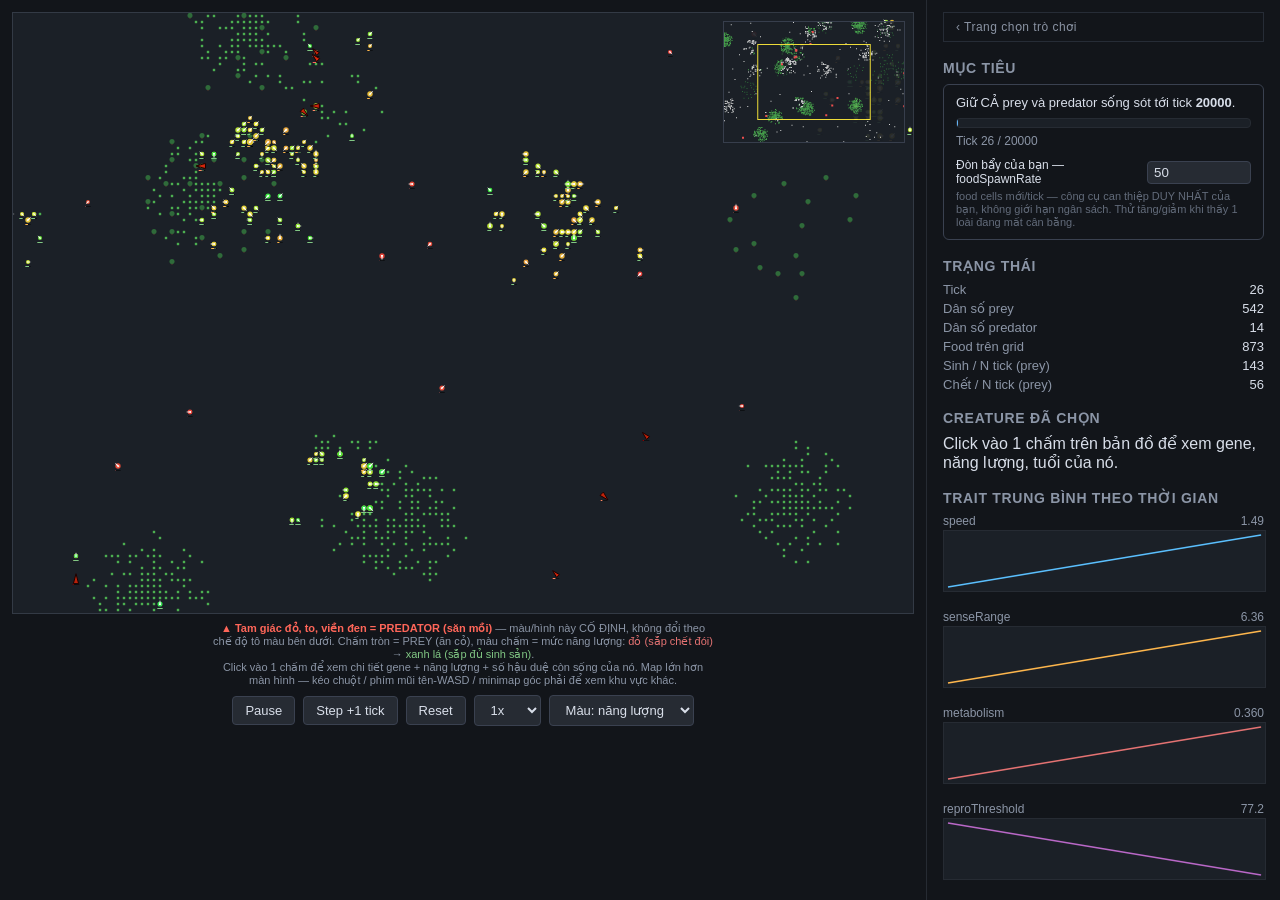
<file: evolution.html>
<!DOCTYPE html>
<html lang="vi">
<head>
<meta charset="UTF-8">
<title>Tiến Hoá — mô phỏng hệ sinh thái (bản đầu tiên)</title>
<style>
  :root {
    color-scheme: dark;
  }
  body {
    margin: 0;
    font-family: -apple-system, "Segoe UI", Roboto, sans-serif;
    background: #12151a;
    color: #d8dee9;
    display: flex;
    height: 100vh;
    overflow: hidden;
  }
  #world-pane {
    flex: 0 0 auto;
    display: flex;
    flex-direction: column;
    align-items: center;
    padding: 12px;
    gap: 8px;
  }
  #canvasWrap {
    position: relative;
  }
  #simCanvas {
    background: #1b2027;
    border: 1px solid #333a45;
    cursor: grab;
    display: block;
  }
  #minimapCanvas {
    position: absolute;
    right: 9px;
    top: 9px;
    border: 1px solid #3a4150;
    cursor: pointer;
    opacity: 0.92;
  }
  #legend {
    font-size: 11px;
    color: #8b95a6;
    text-align: center;
    max-width: 500px;
  }
  #controls {
    display: flex;
    gap: 8px;
    align-items: center;
    flex-wrap: wrap;
  }
  #controls button, #controls select {
    background: #262b33;
    color: #d8dee9;
    border: 1px solid #3a4150;
    border-radius: 4px;
    padding: 6px 12px;
    cursor: pointer;
    font-size: 13px;
  }
  #controls button:hover { background: #333a45; }
  #side-pane {
    flex: 1 1 auto;
    padding: 12px 16px;
    overflow-y: auto;
    border-left: 1px solid #262b33;
    min-width: 320px;
  }
  h2 { font-size: 14px; text-transform: uppercase; letter-spacing: .05em; color: #8b95a6; margin: 18px 0 8px; }
  h2:first-child { margin-top: 0; }
  #stats, .stat-grid {
    display: grid;
    grid-template-columns: auto 1fr;
    gap: 4px 12px;
    font-size: 13px;
  }
  #stats span.label, .stat-grid span.label { color: #8b95a6; }
  #stats span.value, .stat-grid span.value { font-variant-numeric: tabular-nums; text-align: right; }
  #selectedStatus { font-size: 12px; margin-bottom: 6px; }
  #selectedStatus.alive { color: #81c784; }
  #selectedStatus.dead { color: #e57373; }
  .chart-block { margin-bottom: 14px; }
  .chart-title { font-size: 12px; color: #8b95a6; display: flex; justify-content: space-between; }
  canvas.trait-chart {
    width: 100%;
    height: 60px;
    background: #1b2027;
    border: 1px solid #262b33;
    margin-top: 2px;
  }
  #tuning label {
    display: flex;
    justify-content: space-between;
    gap: 8px;
    font-size: 12px;
    margin-bottom: 8px;
    align-items: center;
  }
  #tuning input {
    width: 90px;
    background: #262b33;
    color: #d8dee9;
    border: 1px solid #3a4150;
    border-radius: 4px;
    padding: 3px 6px;
  }
  #tuning .hint { color: #626b7a; font-size: 11px; margin: -4px 0 8px; }

  /* PHASE 2 — game-hoá: panel mục tiêu/thắng-thua, xem renderGoalPanel() */
  #goalPanel {
    border: 1px solid #3a4150;
    border-radius: 6px;
    padding: 10px 12px;
    margin-bottom: 4px;
    font-size: 13px;
  }
  #goalPanel.goal-won { border-color: #81c784; background: rgba(129, 199, 132, 0.08); }
  #goalPanel.goal-lost { border-color: #e57373; background: rgba(229, 115, 115, 0.08); }
  .goal-progress-track {
    height: 8px;
    background: #1b2027;
    border: 1px solid #262b33;
    border-radius: 4px;
    overflow: hidden;
    margin: 8px 0 6px;
  }
  .goal-progress-fill {
    height: 100%;
    background: #64b5f6;
    width: 0%;
  }
  .goal-status { font-size: 12px; color: #8b95a6; }
  .goal-status.won { color: #81c784; font-weight: 600; }
  .goal-status.lost { color: #e57373; font-weight: 600; }
  #goalPanel label { display: flex; justify-content: space-between; gap: 8px; font-size: 12px; margin: 10px 0 0; align-items: center; }
  #goalPanel input {
    width: 90px;
    background: #262b33;
    color: #d8dee9;
    border: 1px solid #3a4150;
    border-radius: 4px;
    padding: 3px 6px;
  }
  #goalPanel .hint { color: #626b7a; font-size: 11px; margin: 4px 0 0; }
</style>
</head>
<body>

<div id="world-pane">
  <div id="canvasWrap">
    <canvas id="simCanvas"></canvas>
    <canvas id="minimapCanvas" title="Click/kéo để camera nhảy tới khu vực đó"></canvas>
  </div>
  <div id="legend">
    <strong style="color:#ff6659;">▲ Tam giác đỏ, to, viền đen = PREDATOR (săn mồi)</strong> — màu/hình này CỐ ĐỊNH, không đổi theo chế độ tô màu bên dưới.
    <span id="legendEnergy">Chấm tròn = PREY (ăn cỏ), màu chấm = mức năng lượng: <span style="color:#e57373">đỏ (sắp chết đói)</span> → <span style="color:#81c784">xanh lá (sắp đủ sinh sản)</span>.</span>
    <span id="legendLineage" style="display:none;">Chấm tròn = PREY (ăn cỏ), màu chấm = dòng họ (mỗi tổ tiên gen-0 một màu riêng, con cháu giữ nguyên màu tổ tiên). Cụm màu lan rộng = dòng họ đó đang thắng thế; cụm màu biến mất = dòng họ đó tuyệt chủng.</span>
    <br>Click vào 1 chấm để xem chi tiết gene + năng lượng + số hậu duệ còn sống của nó. Map lớn hơn màn hình — kéo chuột / phím mũi tên-WASD / minimap góc phải để xem khu vực khác.
  </div>
  <div id="controls">
    <button id="btnPause">Pause</button>
    <button id="btnStep">Step +1 tick</button>
    <button id="btnReset">Reset</button>
    <select id="speedSelect">
      <option value="1">1x</option>
      <option value="4">4x</option>
      <option value="10">10x</option>
      <option value="30">30x</option>
    </select>
    <select id="colorModeSelect">
      <option value="energy">Màu: năng lượng</option>
      <option value="lineage">Màu: dòng họ</option>
    </select>
  </div>
</div>

<div id="side-pane">
  <!-- Đường về trang chọn trò. Trước đây tệp này TÊN LÀ index.html, nên mọi cách
       mở thư mục (hay mở gốc máy chủ) đều rơi thẳng vào đây, và từ đây không có
       một đường dẫn nào sang Chúa Tể — mở nhầm là kẹt. -->
  <a href="index.html" style="display:block;margin:0 0 14px;padding:7px 12px;color:#8a93a3;
     text-decoration:none;font-size:12px;letter-spacing:.04em;border:1px solid #262c36;">‹ Trang chọn trò chơi</a>
  <h2>Mục tiêu</h2>
  <div id="goalPanel">
    <div>Giữ CẢ prey và predator sống sót tới tick <strong id="goalTarget">20000</strong>.</div>
    <div class="goal-progress-track"><div class="goal-progress-fill" id="goalProgressFill"></div></div>
    <div class="goal-status" id="goalStatus">Tick 0 / 20000</div>
    <label>Đòn bẩy của bạn — foodSpawnRate <input type="number" id="tuneFoodSpawnRate" step="1" min="0"></label>
    <div class="hint">food cells mới/tick — công cụ can thiệp DUY NHẤT của bạn, không giới hạn ngân sách. Thử tăng/giảm khi thấy 1 loài đang mất cân bằng.</div>
  </div>

  <h2>Trạng thái</h2>
  <div id="stats">
    <span class="label">Tick</span><span class="value" id="statTick">0</span>
    <span class="label">Dân số prey</span><span class="value" id="statPop">0</span>
    <span class="label">Dân số predator</span><span class="value" id="statPredatorPop">0</span>
    <span class="label">Food trên grid</span><span class="value" id="statFood">0</span>
    <span class="label">Sinh / N tick (prey)</span><span class="value" id="statBirths">0</span>
    <span class="label">Chết / N tick (prey)</span><span class="value" id="statDeaths">0</span>
  </div>

  <h2>Creature đã chọn</h2>
  <div id="selectedInfo">
    <div class="hint" id="selectedHint">Click vào 1 chấm trên bản đồ để xem gene, năng lượng, tuổi của nó.</div>
    <div id="selectedDetails" style="display:none;">
      <div id="selectedStatus"></div>
      <div class="stat-grid">
        <span class="label">Loài</span><span class="value" id="selSpecies">-</span>
        <span class="label">Energy</span><span class="value" id="selEnergy">-</span>
        <span class="label">Age (tick)</span><span class="value" id="selAge">-</span>
        <span class="label">Đời thứ (generation)</span><span class="value" id="selGen">-</span>
        <span class="label">Cùng dòng họ còn sống</span><span class="value" id="selLineageCount">-</span>
        <span class="label">speed</span><span class="value" id="selSpeed">-</span>
        <span class="label">senseRange</span><span class="value" id="selSense">-</span>
        <span class="label">metabolism</span><span class="value" id="selMetab">-</span>
        <span class="label">reproThreshold</span><span class="value" id="selRepro">-</span>
        <span class="label">size</span><span class="value" id="selSize">-</span>
        <span class="label">reproInvestment</span><span class="value" id="selReproInvest">-</span>
        <span class="label">↳ gen con (polygenic)</span><span class="value" id="selReproInvestGenes">-</span>
      </div>
    </div>
  </div>

  <h2>Trait trung bình theo thời gian</h2>
  <div class="chart-block">
    <div class="chart-title"><span>speed</span><span id="labelSpeed">-</span></div>
    <canvas class="trait-chart" id="chartSpeed"></canvas>
  </div>
  <div class="chart-block">
    <div class="chart-title"><span>senseRange</span><span id="labelSense">-</span></div>
    <canvas class="trait-chart" id="chartSense"></canvas>
  </div>
  <div class="chart-block">
    <div class="chart-title"><span>metabolism</span><span id="labelMetab">-</span></div>
    <canvas class="trait-chart" id="chartMetab"></canvas>
  </div>
  <div class="chart-block">
    <div class="chart-title"><span>reproThreshold</span><span id="labelRepro">-</span></div>
    <canvas class="trait-chart" id="chartRepro">-</canvas>
  </div>
  <div class="chart-block">
    <div class="chart-title"><span>size</span><span id="labelSize">-</span></div>
    <canvas class="trait-chart" id="chartSize"></canvas>
  </div>
  <div class="chart-block">
    <div class="chart-title"><span>reproInvestment (polygenic)</span><span id="labelReproInvest">-</span></div>
    <canvas class="trait-chart" id="chartReproInvest"></canvas>
  </div>
  <div class="chart-block">
    <div class="chart-title"><span>population — prey (xanh) / predator (hồng)</span><span id="labelPop">-</span></div>
    <canvas class="trait-chart" id="chartPop"></canvas>
  </div>

  <h2>Tham số tune (live)</h2>
  <div id="tuning">
    <div class="hint" style="margin-top:0;">foodSpawnRate đã chuyển lên panel "Mục tiêu" ở trên — đó là đòn bẩy chính của người chơi.</div>

    <label>maxFoodCells <input type="number" id="tuneMaxFood" step="10" min="0"></label>
    <div class="hint">trần tổng số food trên grid tại một thời điểm</div>

    <label>mutationRate <input type="number" id="tuneMutationRate" step="0.01" min="0" max="1"></label>
    <div class="hint">xác suất mỗi trait bị mutate khi sinh con (~0.05–0.1)</div>

    <label>initialPopulation <input type="number" id="tuneInitialPopulation" step="10" min="1"></label>
    <div class="hint">số con khởi tạo — hạ xuống 10-20 rồi bấm Reset để dễ theo dõi từng cá thể như phim tài liệu</div>

    <label>speedEnergyCost <input type="number" id="tuneSpeedCost" step="0.01" min="0"></label>
    <div class="hint">năng lượng/tick tốn thêm cho mỗi đơn vị speed — cao thì "nhanh" trở nên đắt đỏ, ép trade-off với metabolism/senseRange</div>

    <label>senseEnergyCost <input type="number" id="tuneSenseCost" step="0.01" min="0"></label>
    <div class="hint">năng lượng/tick tốn thêm cho mỗi đơn vị senseRange — cao thì "tinh mắt" trở nên đắt đỏ</div>

    <label>metabolismEfficiencyBonus <input type="number" id="tuneMetabBonus" step="0.1" min="0"></label>
    <div class="hint">hệ số lợi ích của metabolism khi ăn — quá thấp thì metabolism vẫn trôi về floor; quá cao thì trôi lên ceiling. ~2.5 đang cho điểm cân bằng ổn</div>

    <div class="hint" style="margin-top:4px;">Đổi khoảng trait ban đầu: sửa CONFIG.PREY_GENOME.INITIAL_TRAIT_RANGE (hoặc CONFIG.PREDATOR_GENOME cho predator) trong &lt;script&gt; rồi Reset.</div>
  </div>
</div>

<script>
'use strict';

// ============================================================
// CONFIG — mọi tham số cần tune nằm ở đây. Ba tham số chính
// (foodSpawnRate, mutationRate, reproThreshold range) cũng có
// input live ở panel bên phải để chỉnh không cần sửa code.
// ============================================================
const CONFIG = {
  // ============================================================
  // PHASE 1.1 — thế giới lớn hơn khung nhìn: WORLD (GRID_WIDTH/HEIGHT) giờ TÁCH
  // KHỎI VIEWPORT (VIEWPORT_WIDTH/HEIGHT). World là toàn bộ bản đồ mô phỏng (creature
  // di chuyển/spawn food trên toàn bộ world); viewport là khung 900x600px hiển thị
  // TRÊN MÀN HÌNH, chỉ là 1 cửa sổ con di chuyển được (camX/camY) trên world — giống
  // camera trong game chiến thuật (AoE): map thật lớn hơn hẳn màn hình đang thấy.
  // VIEWPORT giữ nguyên 150x100 (= kích thước GRID_WIDTH/HEIGHT cũ của Phase 0/1) để
  // không đổi cỡ canvas hiển thị; chỉ WORLD phình to hơn xung quanh nó.
  GRID_WIDTH: 240,
  GRID_HEIGHT: 160,
  VIEWPORT_WIDTH: 150,
  VIEWPORT_HEIGHT: 100,
  CELL_SIZE: 6,           // px per grid cell khi render

  INITIAL_POPULATION: 180, // KHÔNG scale theo diện tích world — world lớn hơn chỉ để tạo "vùng để khám phá", không có ý định nuôi đông hơn theo cùng mật độ

  // World lớn gấp 240*160 / 150*100 = 2.56x diện tích Phase 0/1 — food-related config
  // bên dưới scale theo đúng tỉ lệ này để giữ MẬT ĐỘ food/diện tích không đổi, nếu
  // không giữ điểm cân bằng quần thể đã verify ở Phase 1 (~150-280) sẽ bị phá vỡ chỉ
  // vì world to hơn chứ không phải vì cơ chế gen nào thay đổi.
  INITIAL_FOOD: 1200,     // 470 * 2.56
  MAX_FOOD_CELLS: 1800,   // 700 * 2.56 — vẫn là trần khan hiếm, không nuôi nổi dân số tối đa
  FOOD_SPAWN_RATE: 50,    // 20 * 2.56 — food cell mới spawn mỗi tick (giới hạn bởi MAX_FOOD_CELLS)

  // Food giờ mọc theo CỤM (patch) thay vì rải đều ngẫu nhiên toàn bản đồ — giống thực tế
  // hơn (nguồn thức ăn thường tập trung ở một số khu vực: bụi cây, ao...). Mỗi lần spawn,
  // chọn ngẫu nhiên 1 patch rồi rải quanh tâm patch đó trong bán kính FOOD_PATCH_RADIUS.
  // Hệ quả: senseRange/vị trí ban đầu giờ có ý nghĩa thật — con ở gần patch có lợi thế
  // rõ rệt so với con ở xa, thay vì food ở đâu cũng như nhau.
  // KHÔNG scale theo diện tích world (cố tình giữ nguyên 14/10): world to hơn + số patch
  // như cũ = mỗi patch chiếm 1 phần nhỏ hơn của map -> các cụm food tách biệt rõ hơn,
  // đúng cảm giác "đi từ vùng này sang vùng khác" mà camera/pan mới thêm vào hỗ trợ.
  FOOD_PATCH_COUNT: 14,
  FOOD_PATCH_RADIUS: 10,

  FOOD_ENERGY_VALUE: 10,  // năng lượng NỀN nhận được khi ăn 1 food cell — xem METABOLISM_EFFICIENCY_BONUS bên dưới, giá trị thật ăn được còn phụ thuộc metabolism của chính con đó

  // Phải THẤP HƠN hẳn mép dưới của INITIAL_TRAIT_RANGE.reproThreshold (60), nếu không
  // phần lớn quần thể gen-0 sẽ sinh sản ngay tick đầu tiên (chưa cần ăn) -> bùng nổ dân
  // số tức thời trước khi áp lực chọn lọc (đói) kịp phát huy tác dụng.
  START_ENERGY: 25,       // năng lượng khởi tạo cho creature thế hệ 0

  // Chi phí năng lượng/tick cho speed và senseRange — ĐIỂM TRADE-OFF: nếu không có 2
  // dòng này, speed/senseRange là "lợi ích miễn phí" (tìm food nhanh/xa hơn mà không
  // mất gì), chọn lọc sẽ đẩy cả 2 lên vô hạn (chỉ bị chặn bởi TRAIT_BOUNDS — 1 giới hạn
  // kỹ thuật, không phải quy luật sinh học). Có cost thì 1 con muốn vừa nhanh vừa tinh
  // mắt phải trả giá bằng việc cần ăn nhiều hơn hẳn để tồn tại — tạo áp lực chọn lọc
  // thật giữ traits ở điểm cân bằng thay vì trôi tới biên clamp.
  SPEED_ENERGY_COST: 0.15,  // năng lượng tốn thêm mỗi tick, nhân với genome.speed
  SENSE_ENERGY_COST: 0.05,  // năng lượng tốn thêm mỗi tick, nhân với genome.senseRange
  SIZE_ENERGY_COST: 0.1,    // PHASE 1.5 — năng lượng tốn thêm mỗi tick, nhân với genome.size (thân to hơn tốn nhiều hơn để duy trì, xem effectiveSteps cho cái giá thứ 2 của size: chậm hơn)

  // ĐIỂM TRADE-OFF cho metabolism: trước đây metabolism chỉ có HẠI (tốn năng lượng/tick),
  // không có LỢI nào bù lại -> chọn lọc luôn đẩy nó về floor, không có điểm cân bằng thật.
  // Giờ metabolism cao hơn cũng giúp "hấp thụ" được nhiều năng lượng hơn từ mỗi miếng food
  // (ăn hiệu quả hơn) — như trao đổi chất nhanh thật ngoài đời thường đi kèm khả năng
  // chuyển hoá dinh dưỡng nhanh hơn. Trade-off: metabolism cao = tốn nhanh hơn NHƯNG mỗi
  // lần ăn được nhiều hơn; metabolism thấp = tốn chậm hơn NHƯNG mỗi lần ăn được ít hơn.
  // Không còn "thấp luôn luôn tốt" một chiều nữa.
  // Lưu ý khi tune: cost tính MỖI TICK (dù không ăn), còn benefit chỉ nhận được LÚC ĂN
  // (không phải mỗi tick) -> hệ số phải đủ lớn để bù phần "không phải lúc nào cũng được
  // hưởng". Test thật: 1.0 chưa đủ (metabolism vẫn từ từ trôi về floor 0.05, chỉ chậm
  // hơn); 2.5 cho kết quả đúng ý — avgMetabolism dao động quanh ~0.25-0.35 (gần giá trị
  // khởi tạo) suốt hàng chục nghìn tick, không còn xu hướng 1 chiều.
  METABOLISM_EFFICIENCY_BONUS: 2.5, // hệ số nhân thêm vào FOOD_ENERGY_VALUE theo genome.metabolism

  // ============================================================
  // PHASE 1.2 — "NO BỤNG": giới hạn năng lượng dự trữ tối đa, áp dụng cho CẢ prey lẫn
  // predator (xem PREDATOR.MAX_ENERGY bên dưới cho predator).
  // ============================================================
  // LÝ DO THÊM: predator-prey thuần (không có gì giới hạn thêm) có tính chất toán học
  // là dao động "trung hoà" (neutrally stable) — không có lực kéo hệ về lại 1 quỹ đạo
  // cố định, nên nhiễu ngẫu nhiên (bắt/thoát là tung đồng xu, số cá thể là số nguyên)
  // khiến biên độ dao động RANDOM-WALK dần ra ngoài, sớm muộn cũng chạm đáy tuyệt
  // chủng (test thật: predator/prey lần lượt tuyệt chủng dù đã tune 3 vòng). Việc chặn
  // năng lượng dự trữ (không thể "ăn no" quá 1 mức bất kể ăn được bao nhiêu) mô phỏng
  // sức chứa dạ dày/mỡ thật ngoài đời — nó GIỚI HẠN LỢI THẾ của 1 cá thể may mắn gặp
  // vận may liên tiếp (nhiều food/prey liền nhau), vì phần dư ra bị LÃNG PHÍ thay vì
  // tích luỹ vô hạn để tài trợ cho hàng loạt lần sinh sản liên tiếp. Đây chính là cơ
  // chế "functional response bão hoà" trong sinh thái học (mô hình Rosenzweig-MacArthur)
  // — thứ biến quỹ đạo trung hoà thành hệ có xu hướng tắt dần về 1 điểm cân bằng thật.
  // PHASE 1.5 — trần "no bụng" giờ theo TỪNG CÁ THỂ (size × hệ số) thay vì 1 hằng số
  // chung cho cả quần thể — xem CONFIG.PREY_GENOME.size bên dưới. Con to hơn CHỨA
  // ĐƯỢC nhiều năng lượng hơn thật sự (không chỉ là hiển thị), một phần thưởng thật
  // cho việc đầu tư gen vào size, đánh đổi với chi phí SIZE_ENERGY_COST + di chuyển
  // chậm hơn (xem effectiveSteps). Ở size=1.0 (chính giữa khoảng khởi tạo), trần =
  // đúng bằng 250 cũ, nên hành vi gen-0 không đổi đột ngột so với Phase 1.2-1.4.
  PREY_MAX_ENERGY_PER_SIZE: 250,

  MUTATION_RATE: 0.08,    // xác suất MỖI trait bị mutate khi sinh con (spec: ~0.05-0.1) — DÙNG CHUNG cho cả prey lẫn predator

  // ============================================================
  // PHASE 1.2 — predator-prey: tách "gene spec" (bounds/sigma/initial-range/
  // polygenic) ra khỏi CONFIG cấp cao nhất thành CONFIG.PREY_GENOME riêng, để
  // randomGenome/mutateGenome/phenotypeOf nhận spec làm THAM SỐ thay vì đọc thẳng
  // CONFIG toàn cục — nhờ vậy CÙNG 1 bộ hàm gen dùng được cho cả predator (xem
  // CONFIG.PREDATOR_GENOME bên dưới) mà không phải chép lại logic mutation/
  // polygenic. Giá trị bên trong PREY_GENOME giữ NGUYÊN các con số đã tune ở
  // Phase 0/1 — đây thuần là đổi CHỖ CHỨA, không đổi hành vi của prey.
  // ============================================================
  PREY_GENOME: {
    MUTATION_SIGMA: {       // độ lệch chuẩn của nhiễu Gaussian khi 1 trait mutate
      speed: 0.3,
      senseRange: 1.0,
      metabolism: 0.05,
      reproThreshold: 6,
      size: 0.15
    },

    // Chặn trait trong khoảng hợp lý để tránh trôi dạt vô hạn (vd speed/senseRange
    // không có cost trực tiếp trong spec nên về lý thuyết có thể tăng mãi — clamp
    // là biện pháp kỹ thuật, không phải thay đổi cơ chế chọn lọc).
    TRAIT_BOUNDS: {
      speed: [0.5, 6],
      senseRange: [2, 25],
      metabolism: [0.05, 1.5],
      reproThreshold: [30, 200],
      size: [0.3, 3.0]
    },

    INITIAL_TRAIT_RANGE: {
      speed: [1, 2],
      senseRange: [4, 8],
      metabolism: [0.2, 0.5],
      reproThreshold: [60, 100],
      size: [0.8, 1.2] // khởi tạo quanh baseline 1.0 — tương tự cách reproInvestment khởi tạo quanh 0.5, để so sánh "trước/sau" chọn lọc sạch
    },

    // reproInvestment: trait polygenic — thay 50/50 cố định bằng % năng lượng cha/mẹ
    // CHO CON lúc đẻ. Đầu tư cao (gần 0.8) -> con khoẻ hơn nhưng cha/mẹ yếu đi; đầu tư
    // thấp (gần 0.2) -> ngược lại. Trade-off kiểu r- vs K-selection. Polygenic (geneCount
    // gen con nhỏ cộng trung bình thành 1 phenotype) CHỈ áp dụng cho trait này — 4 trait
    // trên vẫn monogenic để giữ được phép so sánh "polygenic vs monogenic" sạch trong
    // cùng 1 lần chạy (xem phenotypeOf/mutateGenome).
    POLYGENIC_TRAITS: {
      reproInvestment: {
        geneCount: 4,
        subgeneMutationSigma: 0.08,
        initialSubgeneRange: [0.4, 0.6],
        phenotypeBounds: [0.2, 0.8]
      }
    },

    // PHASE 1.4 (round 2) — xem findNearestMateInRange: khi tìm bạn tình, tầm nhận biết
    // dùng = senseRange * MATE_SENSE_MULTIPLIER thay vì senseRange thường (vẫn dùng
    // senseRange thô cho tìm food/phát hiện predator). Prey giữ 1 (không đổi gì) vì mật
    // độ quần thể đã đủ dày — bottleneck tìm bạn tình chỉ xảy ra ở predator thưa dân.
    MATE_SENSE_MULTIPLIER: 1
  },

  // ============================================================
  // PHASE 1.2 — predator: loài thứ 2, CHỈ ăn prey (Lotka-Volterra thuần, không ăn
  // được food thực vật) — điều kiện để có dao động số lượng theo chu kỳ giữa 2 loài
  // thay vì tắt dần về 1 điểm cân bằng phẳng. Dùng CHUNG kiến trúc gen với prey (5
  // trait y hệt: speed/senseRange/metabolism/reproThreshold/reproInvestment polygenic)
  // nhưng với bounds/range/sigma RIÊNG — predator khởi tạo nhanh hơn, tinh mắt hơn,
  // ngưỡng đẻ cao hơn (đầu tư lâu dài hơn cho 1 lần sinh sản, phù hợp bậc dinh dưỡng
  // cao hơn, quần thể nhỏ hơn nhiều so với prey).
  // ============================================================
  PREDATOR_GENOME: {
    MUTATION_SIGMA: {
      speed: 0.3,
      senseRange: 1.2,
      metabolism: 0.05,
      reproThreshold: 12,
      size: 0.15
    },
    TRAIT_BOUNDS: {
      speed: [0.5, 8],
      senseRange: [2, 30],
      metabolism: [0.05, 1.5],
      reproThreshold: [80, 350],
      size: [0.3, 3.0]
    },
    // GHI CHÚ TUNE (v2 -> v3): tốc độ khởi tạo NGANG prey ([1,2], v2) khiến predator
    // gần như không bao giờ đuổi kịp được prey đang chạy trốn (2 bên tốc độ ngang
    // nhau, prey lại thường phát hiện trước nhờ senseRange) — predator tuyệt chủng vì
    // đói (không bắt được gì) dù CATCH_BASE_PROB không hề thấp. Trả lại 1 lợi thế tốc
    // độ NHỎ (không lớn như v1's [2,3]) để predator còn cơ hội thật sự áp sát — mức độ
    // "đúng" của lợi thế này là đúng chỗ cần tiếp tục quan sát/tune thêm.
    INITIAL_TRAIT_RANGE: {
      speed: [1.5, 2.2],
      senseRange: [6, 10],
      metabolism: [0.2, 0.5],
      reproThreshold: [150, 250],
      size: [0.8, 1.2]
    },
    POLYGENIC_TRAITS: {
      reproInvestment: {
        geneCount: 4,
        subgeneMutationSigma: 0.08,
        initialSubgeneRange: [0.4, 0.6],
        phenotypeBounds: [0.2, 0.8]
      }
    },

    // PHASE 1.4 (round 2) — fix Allee effect KHÔNG PHẢI bằng tăng INITIAL_POPULATION
    // (đã thử 35 và 60, xem GHI CHÚ TUNE ở CONFIG.PREDATOR — cả 2 đều thất bại theo 2
    // kiểu khác nhau), mà bằng cách cho predator một "tầm tìm bạn tình" RIÊNG, rộng hơn
    // hẳn senseRange dùng để săn mồi (sinh học thật: nhiều loài có tín hiệu gọi bạn tình
    // — pheromone, tiếng gọi — tầm xa hơn hẳn tầm nhìn săn mồi thông thường). Chỉ áp
    // dụng lúc gọi findNearestMateInRange, KHÔNG ảnh hưởng săn mồi/né predator — nên
    // không làm tăng áp lực săn mồi lên prey như cách tăng số lượng đã làm.
    MATE_SENSE_MULTIPLIER: 4
  },

  // Năng lượng/kinh tế riêng của predator — KHÔNG dùng chung với prey (FOOD_ENERGY_VALUE,
  // SPEED_ENERGY_COST... ở trên) vì predator vận động/săn theo cách khác hẳn con mồi.
  // INITIAL_POPULATION nhỏ hơn nhiều lần prey — đúng tỉ lệ sinh khối thấp của bậc dinh
  // dưỡng cao hơn trong thực tế, và cũng để tránh predator xoá sổ prey ngay từ đầu
  // trước khi 2 quần thể kịp tìm điểm cân bằng động.
  //
  // GHI CHÚ TUNE (v1 -> v2): bộ số ban đầu (MEAT_ENERGY_VALUE=35, speed khởi tạo cao
  // hơn prey, CATCH_BASE_PROB=0.5) khiến prey TUYỆT CHỦNG chỉ sau ~210 tick — predator
  // "quá lời" mỗi lần bắt (đủ nuôi sống ~35-45 tick chỉ từ 1 con mồi, trong khi prey cần
  // NHIỀU lần ăn mới đủ năng lượng sinh sản) nên predator nhân số nhanh hơn hẳn tốc độ
  // prey mất đi. Hạ MEAT_ENERGY_VALUE, tăng chi phí/tick, tăng reproThreshold, hạ
  // CATCH_BASE_PROB để mỗi lần săn "đắt" hơn và cần nhiều lần săn hơn mới đẻ được —
  // tương tự bài học METABOLISM_EFFICIENCY_BONUS ở Phase 0 (lợi ích ăn-được-1-lần phải
  // cân với chi phí trả MỖI TICK).
  PREDATOR: {
    // GHI CHÚ TUNE (PHASE 1.4 Allee-effect fix, round 1 -> round 2): sau khi thêm sinh
    // sản hữu tính, quần thể predator khởi tạo ở 20 con liên tục tuyệt chủng trong <2000
    // tick — không phải vì thiếu mồi (đã quan sát predator từng đạt 590-642 con ở Phase
    // 1.2 khi còn vô tính), mà vì ở mật độ 20 con / 38400 ô, số bạn tình kỳ vọng trong
    // senseRange lúc nào cũng gần 0 (Allee effect). Round 1 thử TĂNG INITIAL_POPULATION
    // (35, rồi 60) — cả 2 đều thất bại: 35 vẫn không đủ mật độ (vẫn trượt về 1 con), 60
    // thoát được Allee nhưng lại săn prey quá mạnh ngay từ đầu -> prey tuyệt chủng ở tick
    // ~1337 (nhanh hơn cả baseline Phase 1.2). Giữ nguyên INITIAL_POPULATION=20 — fix
    // THẬT SỰ nằm ở MATE_SENSE_MULTIPLIER (xem PREDATOR_GENOME): tăng tầm tìm-bạn-tình
    // mà không tăng số cá thể/áp lực săn mồi.
    INITIAL_POPULATION: 20,
    START_ENERGY: 30,
    SPEED_ENERGY_COST: 0.25,
    SENSE_ENERGY_COST: 0.08,
    SIZE_ENERGY_COST: 0.15, // PHASE 1.5 — xem CONFIG.SIZE_ENERGY_COST (prey), cùng cơ chế
    MEAT_ENERGY_VALUE: 22,           // v2 hạ 35->16 làm predator tuyệt chủng (không bắt đủ để sống) vì mất luôn lợi thế speed cùng lúc — v3 nới lên 22, giữa 2 thái cực
    METABOLISM_EFFICIENCY_BONUS: 2.5, // giống cơ chế trade-off metabolism của prey, áp dụng lên MEAT_ENERGY_VALUE
    // PHASE 1.5 — trần "no bụng" giờ theo size × hệ số, xem PREY_MAX_ENERGY_PER_SIZE.
    // Ở size=1.0 (giữa khoảng khởi tạo), trần = đúng 420 cũ.
    MAX_ENERGY_PER_SIZE: 420,

    // GHI CHÚ (Phase 1.3): MAX_ENERGY (trần dự trữ) không chặn được việc predator bắt
    // NHIỀU con liên tiếp trong ít tick khi lạc vào 1 khu prey tụ tập đông (rừng food
    // đậm đặc) — mỗi lần bắt vẫn hợp lệ miễn năng lượng chưa chạm trần, nên 1 predator
    // có thể "quét sạch" cả ổ prey chỉ trong vài tick. HANDLING_TIME chặn ĐÚNG chỗ này:
    // sau 1 lần bắt được, predator cần vài tick "tiêu hoá" (không bắt thêm được, dù vẫn
    // di chuyển/rình bình thường) trước khi bắt tiếp — đây là "functional response bão
    // hoà" ĐÚNG NGHĨA (giới hạn theo TỐC ĐỘ tiêu thụ, không chỉ theo SỨC CHỨA) trong mô
    // hình Rosenzweig-MacArthur, khác với MAX_ENERGY (chỉ giới hạn sức chứa).
    HANDLING_TIME: 8
  },

  // Cơ chế bắt mồi: KHÔNG chắc-chắn-bắt-được khi cùng ô — xác suất bắt phụ thuộc
  // CHÊNH LỆCH speed predator vs prey, luôn kẹp trong CATCH_PROB_BOUNDS (không bao giờ
  // 0% hay 100% tuyệt đối — luôn còn yếu tố may rủi, tránh 1 bên "miễn nhiễm" hoàn
  // toàn chỉ vì chênh speed rất lớn). v3: CATCH_BASE_PROB nới lên 0.4 (giữa 0.5 gốc và
  // 0.3 của v2) — v2 hạ quá tay CÙNG LÚC với việc bỏ lợi thế speed khiến predator gần
  // như không bao giờ bắt được gì.
  CATCH_BASE_PROB: 0.4,
  CATCH_SPEED_SENSITIVITY: 0.12,  // mỗi 1 đơn vị predator.speed - prey.speed làm xác suất bắt đổi thêm 12 điểm %
  // PHASE 1.5 — size của PREY (không phải predator) trừ thêm vào xác suất bắt được:
  // con to hơn khó nuốt/khó khống chế hơn — 1 trục phòng thủ THỨ 2 độc lập với
  // tốc độ chạy trốn, đổi lại size cũng làm prey chậm hơn (effectiveSteps) và tốn
  // năng lượng/tick hơn (SIZE_ENERGY_COST) — không phải "phòng thủ miễn phí".
  CATCH_SIZE_DEFENSE: 0.08,
  CATCH_PROB_BOUNDS: [0.05, 0.9],

  // ============================================================
  // PHASE 1.1/1.3 — địa hình: chướng ngại vật (cây) chặn CẢ di chuyển LẪN tầm nhìn.
  // ============================================================
  // GHI CHÚ (v1 -> v2, Phase 1.3): v1 rải cây NGẪU NHIÊN DÀY ĐẶC trong 1 đĩa tròn
  // (density 0.55 trên bán kính nhỏ 6) -> rừng đặc như 1 khối, khó phân biệt lối đi.
  // v2 rải cây theo LƯỚI THƯA (spacing giữa các điểm lưới) trên 1 vùng RỘNG hơn hẳn,
  // mỗi điểm lưới có xác suất OBSTACLE_DENSITY thành cây + rung ngẫu nhiên nhẹ quanh
  // điểm lưới (tránh trông cứng nhắc như bàn cờ) -> cây CÁCH NHAU XA, nhiều khoảng
  // trống giữa các cây tạo cảm giác "mê cung nhiều lối ra vào" thay vì 1 bức tường
  // rừng đặc. Vì chướng ngại vật chặn CẢ LINE-OF-SIGHT (xem hasLineOfSight), đây cũng
  // là nơi ẩn nấp một phần cho prey (xem findNearestPredatorInRange) — rừng thưa vẫn
  // che được tầm nhìn theo từng góc cụ thể dù không phải "vô hình hoàn toàn".
  OBSTACLE_CLUSTER_COUNT: 10,
  OBSTACLE_CLUSTER_RADIUS: 14,     // v1: 6 -> v2: 14 — vùng rừng rộng hơn hẳn để có không gian tạo hành lang
  OBSTACLE_TREE_SPACING: 4,        // khoảng cách LƯỚI giữa các cây — càng lớn cây càng cách xa nhau, càng nhiều lối đi
  OBSTACLE_DENSITY: 0.7,           // xác suất 1 điểm lưới THỰC SỰ mọc cây (bỏ bớt để rìa/lối đi không đều tăm tắp)

  // PHASE 1.3 — food mọc nhiều hơn TRONG rừng: tâm mỗi khu rừng (xem forestClusters)
  // cũng được tính là 1 "food patch" bổ sung (xem generateFoodPatches). Vì food KHÔNG
  // được phép spawn đè lên ô cây (xem spawnFood), food dồn vào đúng KHOẢNG TRỐNG giữa
  // cây — biến rừng thành nơi vừa kiếm ăn tốt vừa có chút an toàn (line-of-sight bị che
  // 1 phần).
  //
  // GHI CHÚ TUNE (v1 -> v2, cùng ngày): v1 dùng weight=2 (10 rừng × 2 = 20 "vé", chiếm
  // ~59% tổng patch) — test thật: dồn QUÁ NHIỀU prey vào chỉ 10 điểm nhỏ, khi 1 (hoặc
  // NHIỀU) predator lạc vào là "buffet", sập quần thể chỉ sau ~600-1900 tick dù đã
  // thêm HANDLING_TIME (giới hạn tốc độ bắt của TỪNG predator — không giúp được nhiều
  // vì NHIỀU predator cùng hội tụ vào 1 điểm vẫn cộng dồn bắt được rất nhanh). Bài học:
  // limit tốc độ 1 cá thể không đủ nếu bản thân sự TỤ TẬP KHÔNG GIAN quá mạnh — phải
  // giảm ngay từ gốc mức độ tụ tập đó. v2 hạ xuống 0.5 (~26% tổng patch, ~1.6x mật độ
  // trung bình theo diện tích rừng thay vì áp đảo) — vẫn cao hơn ngoài rừng nhưng không
  // đủ để tạo 1 điểm nóng dễ bị "quét sạch". Hỗ trợ số lẻ (không nguyên) qua làm tròn
  // ngẫu nhiên trong generateFoodPatches.
  FOREST_FOOD_WEIGHT: 0.5,

  // ============================================================
  // PHASE 1.1 — camera: pan khung nhìn quanh world (xem clampCamera/updateCameraFromKeys).
  // ============================================================
  CAMERA_PAN_SPEED: 1.5,   // ô/frame khi giữ phím mũi tên/WASD — đây là tốc độ UI (mỗi frame vẽ), KHÔNG phụ thuộc ticksPerFrame hay running (pan được kể cả lúc Pause)
  MINIMAP_SCALE: 0.75,     // px/ô trên minimap (world 240x160 -> minimap 180x120px)

  LOG_INTERVAL: 10,          // mỗi N tick: console.log trait trung bình + lấy mẫu cho chart
  CHART_HISTORY_LENGTH: 400,  // số điểm mẫu giữ lại trên mỗi chart (rolling window)

  // ============================================================
  // PHASE 2 — game-hoá: trước đây đây thuần là sandbox quan sát, không có "thắng/thua".
  // Người chơi giờ có vai trò "Thượng đế điều khiển hệ sinh thái": mục tiêu là giữ CẢ 2
  // loài còn sống tới TARGET_TICK; thua ngay khi 1 trong 2 loài về 0. Công cụ can thiệp
  // duy nhất ở bản đầu tiên: chỉnh foodSpawnRate trực tiếp (không giới hạn ngân sách) —
  // xem checkGameOver()/renderGoalPanel(). TARGET_TICK=20000 được chọn vì chạy thụ động
  // (không can thiệp gì) dưới cơ chế hiện tại (sinh sản hữu tính + mate-sense fix) chỉ
  // sống được tới ~7534 tick trước khi predator ăn sạch prey — 20000 đòi hỏi người chơi
  // thực sự can thiệp đúng lúc, không tự nhiên đạt được.
  GAME: {
    TARGET_TICK: 20000
  }
};

// ============================================================
// State
// ============================================================
let creatures = [];   // PREY — tên biến giữ nguyên từ Phase 0/1 (predator dùng mảng riêng bên dưới)
let predators = [];   // PHASE 1.2 — loài thứ 2, xem CONFIG.PREDATOR/PREDATOR_GENOME
let foodCells = new Set();      // key "x,y" — Set để lookup/xoá O(1)
let obstacleCells = new Set();  // key "x,y" — chướng ngại vật (cây), sinh 1 lần mỗi Reset, xem generateObstacles()
let tick = 0;
let running = true;
let ticksPerFrame = 1;

// PHASE 2 — xem CONFIG.GAME/checkGameOver(): 'playing' -> 'won' (tick chạm TARGET_TICK,
// cả 2 loài còn sống) hoặc 'lost' (1 trong 2 loài về 0 trước đó). gameOverSpecies chỉ có
// nghĩa khi gameState === 'lost' — cho biết loài nào tuyệt chủng để hiển thị đúng.
let gameState = 'playing';
let gameOverSpecies = null;

// Camera: (camX, camY) là toạ độ world (ô, có thể lẻ để pan mượt) của góc trên-trái
// viewport. World lớn hơn viewport (xem CONFIG.GRID_WIDTH/HEIGHT vs VIEWPORT_WIDTH/
// HEIGHT) nên camera luôn bị clamp trong khoảng còn lại — xem clampCamera().
let camX = 0;
let camY = 0;

let birthsSinceLog = 0;
let deathsSinceLog = 0;

let nextCreatureId = 0;       // id ổn định (DÙNG CHUNG cho cả prey lẫn predator) để "theo dõi" 1 con qua nhiều tick dù mảng bị sắp xếp lại
let selectedCreatureId = null; // id creature đang được click chọn để xem chi tiết (null = chưa chọn ai)
let selectedSpecies = null;    // 'prey' | 'predator' | null — loài của creature đang chọn, xem selectNearestCreatureAt
let selectedLastKnown = null;  // snapshot gần nhất của creature đã chọn — dùng để hiển thị "vừa chết"
let colorMode = 'energy';      // 'energy' | 'lineage' — cách tô màu chấm trên canvas

const history = {
  ticks: [],
  population: [],
  predatorPopulation: [], // PHASE 1.2 — vẽ chung 1 chart với population để thấy dao động kiểu Lotka-Volterra
  speed: [],
  senseRange: [],
  metabolism: [],
  reproThreshold: [],
  size: [],
  reproInvestment: []
};

// ============================================================
// Genome helpers
// ============================================================
function randomInRange([lo, hi]) {
  return lo + Math.random() * (hi - lo);
}

function clamp(value, [lo, hi]) {
  return Math.min(hi, Math.max(lo, value));
}

// Gaussian noise via Box-Muller (dùng cho mutation)
function gaussianNoise(sigma) {
  const u1 = Math.random() || 1e-9;
  const u2 = Math.random();
  const z = Math.sqrt(-2 * Math.log(u1)) * Math.cos(2 * Math.PI * u2);
  return z * sigma;
}

// PHASE 1.2 — các hàm gen dưới đây nhận `spec` (CONFIG.PREY_GENOME hoặc
// CONFIG.PREDATOR_GENOME) làm tham số thay vì đọc thẳng CONFIG toàn cục, để CÙNG
// 1 bộ hàm dùng chung được cho cả 2 loài mà không chép lại logic mutation/polygenic
// (xem quyết định kiến trúc ở CONFIG.PREY_GENOME).

// Sinh bộ gen con (mảng geneCount số) cho 1 trait polygenic, dùng cho gen-0.
function randomPolygene(spec, trait) {
  const poly = spec.POLYGENIC_TRAITS[trait];
  const genes = [];
  for (let i = 0; i < poly.geneCount; i++) {
    genes.push(randomInRange(poly.initialSubgeneRange));
  }
  return genes;
}

function randomGenome(spec) {
  return {
    speed: randomInRange(spec.INITIAL_TRAIT_RANGE.speed),
    senseRange: randomInRange(spec.INITIAL_TRAIT_RANGE.senseRange),
    metabolism: randomInRange(spec.INITIAL_TRAIT_RANGE.metabolism),
    reproThreshold: randomInRange(spec.INITIAL_TRAIT_RANGE.reproThreshold),
    size: randomInRange(spec.INITIAL_TRAIT_RANGE.size),
    reproInvestment: randomPolygene(spec, 'reproInvestment')
  };
}

// Quy đổi genotype -> phenotype cho MỌI trait, dùng thay vì đọc genome[trait]
// trực tiếp ở logic/hiển thị. Với trait thường, phenotype = chính giá trị đó.
// Với trait polygenic (xem spec.POLYGENIC_TRAITS), phenotype = trung bình cộng
// của cả mảng gen con, rồi clamp vào phenotypeBounds — trung bình hoá là chỗ tạo
// ra hiệu ứng "biến dị mượt hơn" so với 1 gen đơn lẻ (xem giải thích ở CONFIG).
function phenotypeOf(spec, genome, trait) {
  const poly = spec.POLYGENIC_TRAITS[trait];
  if (!poly) return genome[trait];
  const genes = genome[trait];
  const avg = genes.reduce((sum, g) => sum + g, 0) / genes.length;
  return clamp(avg, poly.phenotypeBounds);
}

// ĐIỂM MUTATION: mỗi trait độc lập có xác suất MUTATION_RATE bị nhiễu Gaussian (sigma
// riêng theo trait), sau đó clamp vào TRAIT_BOUNDS. Đây là nguồn biến dị DUY NHẤT ở
// Phase 0 (vô tính); từ Phase 1.4 (sinh sản hữu tính, xem crossoverGenome/tryMate) đây
// là nguồn biến dị THỨ HAI, cộng thêm sau khi 2 cha/mẹ đã lai ghép biến dị sẵn có.
// Phase 1: trait polygenic (mảng gen con) đi theo nhánh riêng — mutate TỪNG gen
// con độc lập bằng subgeneMutationSigma, KHÔNG clamp từng gen con (chỉ phenotype
// tổng hợp mới bị clamp, xem phenotypeOf) để 1 gen con có thể trôi ra ngoài
// phenotypeBounds mà không ảnh hưởng ngay — nó chỉ thật sự "có hại/lợi" khi trung
// bình cộng với 3 gen con còn lại đẩy phenotype ra ngoài bound.
function mutateGenome(spec, parentGenome) {
  const child = {};
  for (const trait of Object.keys(parentGenome)) {
    const poly = spec.POLYGENIC_TRAITS[trait];
    if (poly) {
      child[trait] = parentGenome[trait].map(gene => {
        let value = gene;
        if (Math.random() < CONFIG.MUTATION_RATE) {
          value += gaussianNoise(poly.subgeneMutationSigma);
        }
        return value;
      });
    } else {
      let value = parentGenome[trait];
      if (Math.random() < CONFIG.MUTATION_RATE) {
        value += gaussianNoise(spec.MUTATION_SIGMA[trait]);
      }
      child[trait] = clamp(value, spec.TRAIT_BOUNDS[trait]);
    }
  }
  return child;
}

// ============================================================
// World setup
// ============================================================
function foodKey(x, y) { return x + ',' + y; }

// Tách "x,y" -> [x, y] số — dùng chung cho foodCells/obstacleCells thay vì mỗi chỗ
// tự parse lại (trước đây findNearestFoodInRange/renderWorld mỗi nơi lặp lại logic
// indexOf/slice giống hệt nhau).
function parseKey(key) {
  const commaIdx = key.indexOf(',');
  return [Number(key.slice(0, commaIdx)), Number(key.slice(commaIdx + 1))];
}

function isObstacle(x, y) {
  return obstacleCells.has(foodKey(x, y));
}

let forestClusters = []; // tâm + bán kính mỗi khu rừng — dùng để thiên vị food spawn vào rừng, xem generateFoodPatches

// Chướng ngại vật (cây) sinh theo CỤM giống food patch, nhưng bên trong mỗi cụm rải
// theo LƯỚI THƯA (spacing OBSTACLE_TREE_SPACING) thay vì random dày đặc — xem ghi chú
// ở CONFIG.OBSTACLE_*. Mỗi điểm lưới rung ngẫu nhiên ±nửa ô spacing để rìa rừng không
// trông cứng nhắc như bàn cờ, và chỉ 1 phần điểm lưới (OBSTACLE_DENSITY) thực sự có
// cây -> cây cách nhau xa, nhiều khoảng trống = nhiều lối đi giữa các cây.
function generateObstacles() {
  obstacleCells = new Set();
  forestClusters = [];
  for (let i = 0; i < CONFIG.OBSTACLE_CLUSTER_COUNT; i++) {
    const cx = Math.floor(Math.random() * CONFIG.GRID_WIDTH);
    const cy = Math.floor(Math.random() * CONFIG.GRID_HEIGHT);
    const r = CONFIG.OBSTACLE_CLUSTER_RADIUS;
    const spacing = CONFIG.OBSTACLE_TREE_SPACING;
    forestClusters.push({ x: cx, y: cy, radius: r });

    for (let ox = cx - r; ox <= cx + r; ox += spacing) {
      for (let oy = cy - r; oy <= cy + r; oy += spacing) {
        const dist = Math.sqrt((ox - cx) ** 2 + (oy - cy) ** 2);
        if (dist > r || Math.random() >= CONFIG.OBSTACLE_DENSITY) continue;
        const jx = clamp(Math.round(ox + (Math.random() - 0.5) * spacing * 0.5), [0, CONFIG.GRID_WIDTH - 1]);
        const jy = clamp(Math.round(oy + (Math.random() - 0.5) * spacing * 0.5), [0, CONFIG.GRID_HEIGHT - 1]);
        obstacleCells.add(foodKey(jx, jy));
      }
    }
  }
}

let foodPatches = []; // tâm các "vùng food" — sinh 1 lần mỗi Reset, xem FOOD_PATCH_COUNT/RADIUS

// PHẢI gọi SAU generateObstacles() (cần forestClusters đã có) — xem CONFIG.FOREST_FOOD_WEIGHT.
function generateFoodPatches() {
  foodPatches = [];
  for (let i = 0; i < CONFIG.FOOD_PATCH_COUNT; i++) {
    foodPatches.push({
      x: Math.floor(Math.random() * CONFIG.GRID_WIDTH),
      y: Math.floor(Math.random() * CONFIG.GRID_HEIGHT)
    });
  }
  // Thiên vị food mọc trong rừng: thêm tâm mỗi khu rừng vào danh sách patch nhiều lần
  // (trọng số FOREST_FOOD_WEIGHT) — spawnFood() chọn ngẫu nhiên ĐỀU trong mảng này,
  // nên lặp lại 1 entry nhiều lần = tăng xác suất được chọn, một "vé số trọng số" đơn
  // giản không cần logic chọn có trọng số riêng. FOREST_FOOD_WEIGHT có thể LẺ (VD 0.5)
  // — phần nguyên luôn thêm, phần thập phân thêm thêm 1 vé theo xác suất tương ứng
  // (VD 0.5 -> 50% cơ hội có thêm 1 vé nữa), để trọng số trung bình đúng bằng số cấu hình.
  for (const forest of forestClusters) {
    const wholeCopies = Math.floor(CONFIG.FOREST_FOOD_WEIGHT);
    const extraChance = CONFIG.FOREST_FOOD_WEIGHT - wholeCopies;
    const copies = wholeCopies + (Math.random() < extraChance ? 1 : 0);
    for (let w = 0; w < copies; w++) {
      foodPatches.push({ x: forest.x, y: forest.y });
    }
  }
}

// Food mọc quanh 1 patch ngẫu nhiên (trong hình tròn bán kính FOOD_PATCH_RADIUS) thay vì
// rải đều toàn bản đồ — xem giải thích ở CONFIG.FOOD_PATCH_COUNT.
function spawnFood(count) {
  let spawned = 0;
  let attempts = 0;
  const maxAttempts = count * 20;
  while (spawned < count && foodCells.size < CONFIG.MAX_FOOD_CELLS && attempts < maxAttempts) {
    attempts++;
    const patch = foodPatches[Math.floor(Math.random() * foodPatches.length)];
    const angle = Math.random() * Math.PI * 2;
    const radius = Math.random() * CONFIG.FOOD_PATCH_RADIUS;
    const x = clamp(Math.round(patch.x + Math.cos(angle) * radius), [0, CONFIG.GRID_WIDTH - 1]);
    const y = clamp(Math.round(patch.y + Math.sin(angle) * radius), [0, CONFIG.GRID_HEIGHT - 1]);
    const key = foodKey(x, y);
    if (!foodCells.has(key) && !obstacleCells.has(key)) {
      foodCells.add(key);
      spawned++;
    }
  }
}

// Tìm 1 ô trống (không phải obstacle) ngẫu nhiên trên toàn world — dùng khi đặt
// creature (gen-0 lẫn không có, vì newborn kế thừa vị trí cha/mẹ vốn đã hợp lệ).
// Với mật độ obstacle ~2% diện tích, 50 lần thử gần như chắc chắn ra ô trống; nếu
// xui tới maxAttempts thì chấp nhận đặt lên obstacle luôn (edge case cực hiếm,
// không đáng thêm phức tạp để loại trừ tuyệt đối).
function randomFreeCell() {
  let x, y;
  let attempts = 0;
  do {
    x = Math.floor(Math.random() * CONFIG.GRID_WIDTH);
    y = Math.floor(Math.random() * CONFIG.GRID_HEIGHT);
    attempts++;
  } while (isObstacle(x, y) && attempts < 50);
  return { x, y };
}

// Dùng chung cho gen-0 của CẢ prey lẫn predator — chỉ khác spec gen + năng lượng
// khởi tạo truyền vào (xem createInitialPopulation/createInitialPredators).
function createInitialIndividuals(count, spec, startEnergy) {
  const list = [];
  for (let i = 0; i < count; i++) {
    const id = nextCreatureId++;
    const pos = randomFreeCell();
    list.push({
      id,
      lineageId: id,  // mỗi cá thể gen-0 là tổ tiên sáng lập 1 dòng họ riêng — xem mutateGenome/simulationTick
      generation: 0,
      genome: randomGenome(spec),
      energy: startEnergy,
      x: pos.x,
      y: pos.y,
      facingX: 1, facingY: 0, // hướng nhìn mặc định — chỉ để vẽ mũi tên hướng, xem drawCreature
      age: 0,
      lastTarget: null, // ô food/prey gần nhất mà nó đang nhắm tới ở tick vừa rồi (chỉ để vẽ, không ảnh hưởng logic)
      digestCooldown: 0 // chỉ predator dùng (xem CONFIG.PREDATOR.HANDLING_TIME) — prey mang field này nhưng không bao giờ đọc/dùng tới, vô hại
    });
  }
  return list;
}

function createInitialPopulation() {
  creatures = createInitialIndividuals(CONFIG.INITIAL_POPULATION, CONFIG.PREY_GENOME, CONFIG.START_ENERGY);
}

function createInitialPredators() {
  predators = createInitialIndividuals(CONFIG.PREDATOR.INITIAL_POPULATION, CONFIG.PREDATOR_GENOME, CONFIG.PREDATOR.START_ENERGY);
}

function resetSimulation() {
  tick = 0;
  gameState = 'playing';
  gameOverSpecies = null;
  birthsSinceLog = 0;
  deathsSinceLog = 0;
  nextCreatureId = 0;
  selectedCreatureId = null;
  selectedLastKnown = null;
  camX = (CONFIG.GRID_WIDTH - CONFIG.VIEWPORT_WIDTH) / 2;
  camY = (CONFIG.GRID_HEIGHT - CONFIG.VIEWPORT_HEIGHT) / 2;
  generateObstacles();
  foodCells = new Set();
  generateFoodPatches();
  spawnFood(CONFIG.INITIAL_FOOD);
  createInitialPopulation();
  createInitialPredators();
  selectedSpecies = null;
  history.ticks.length = 0;
  history.population.length = 0;
  history.predatorPopulation.length = 0;
  history.speed.length = 0;
  history.senseRange.length = 0;
  history.metabolism.length = 0;
  history.reproThreshold.length = 0;
  history.size.length = 0;
  history.reproInvestment.length = 0;
}

// ============================================================
// Per-tick creature logic
// ============================================================
// Bresenham line: kiểm tra có ô obstacle nào NẰM GIỮA (x0,y0) và (x1,y1) không (2 đầu
// mút không tính — creature đứng ở x0,y0 không phải obstacle, food ở x1,y1 cũng vậy).
// Dùng cho line-of-sight: chướng ngại vật giờ chặn CẢ tầm nhìn, không chỉ di chuyển
// (xem CONFIG.OBSTACLE_* — quyết định thiết kế: thực tế hơn so với chỉ "chặn đường đi",
// đổi lại tốn thêm 1 lượt Bresenham cho mỗi ứng viên food còn lại sau khi lọc khoảng cách).
function hasLineOfSight(x0, y0, x1, y1) {
  let x = x0, y = y0;
  const dx = Math.abs(x1 - x0), dy = Math.abs(y1 - y0);
  const sx = x0 < x1 ? 1 : -1, sy = y0 < y1 ? 1 : -1;
  let err = dx - dy;
  while (!(x === x1 && y === y1)) {
    const e2 = 2 * err;
    if (e2 > -dy) { err -= dy; x += sx; }
    if (e2 < dx) { err += dx; y += sy; }
    if (x === x1 && y === y1) break;
    if (isObstacle(x, y)) return false;
  }
  return true;
}

function findNearestFoodInRange(creature) {
  const range = creature.genome.senseRange;
  const candidates = [];
  // Naive O(food) scan — Phase 0 chấp nhận, tối ưu (spatial grid) chỉ khi đo thấy nghẽn thật.
  for (const key of foodCells) {
    const [fx, fy] = parseKey(key);
    const dx = fx - creature.x;
    const dy = fy - creature.y;
    const dist = Math.sqrt(dx * dx + dy * dy);
    if (dist <= range) candidates.push({ x: fx, y: fy, dist });
  }
  // Sắp theo khoảng cách tăng dần rồi trả về ứng viên GẦN NHẤT mà còn NHÌN THẤY được
  // (line-of-sight rõ) — food gần hơn nhưng bị cây che khuất bị bỏ qua, creature nhắm
  // tới food xa hơn nhưng thấy được thay vì "nhìn xuyên núi" tới food gần hơn.
  candidates.sort((a, b) => a.dist - b.dist);
  for (const c of candidates) {
    if (hasLineOfSight(creature.x, creature.y, c.x, c.y)) return { x: c.x, y: c.y };
  }
  return null;
}

// PHASE 1.2 — bản tổng quát của findNearestFoodInRange, dùng cho việc "tìm cá thể
// sống gần nhất còn thấy được" — dùng chung cho predator tìm prey VÀ prey phát hiện
// predator để chạy trốn (xem findNearestPreyInRange/findNearestPredatorInRange).
function findNearestIndividualInRange(x, y, range, list) {
  const candidates = [];
  for (const other of list) {
    const dx = other.x - x, dy = other.y - y;
    const dist = Math.sqrt(dx * dx + dy * dy);
    if (dist <= range) candidates.push({ x: other.x, y: other.y, dist });
  }
  candidates.sort((a, b) => a.dist - b.dist);
  for (const c of candidates) {
    if (hasLineOfSight(x, y, c.x, c.y)) return { x: c.x, y: c.y };
  }
  return null;
}

function findNearestPreyInRange(predator) {
  return findNearestIndividualInRange(predator.x, predator.y, predator.genome.senseRange, creatures);
}

function findNearestPredatorInRange(prey) {
  return findNearestIndividualInRange(prey.x, prey.y, prey.genome.senseRange, predators);
}

// Thử đi 1 ô theo hướng (dx,dy). Né chướng ngại vật theo thứ tự ưu tiên: hướng chéo
// gốc -> chỉ trục ngang -> chỉ trục dọc -> đứng yên (bị chặn cả 3 hướng, hiếm khi xảy
// ra với mật độ obstacle ~2%). Trả về true nếu thực sự di chuyển được (để cập nhật
// facingX/facingY — hướng cuối cùng creature THỰC SỰ đi được, dùng để vẽ mũi tên
// hướng ở drawCreature, không phải hướng nó "muốn" đi).
function tryStep(creature, dx, dy) {
  const attempts = [[dx, dy], [dx, 0], [0, dy]];
  for (const [adx, ady] of attempts) {
    if (adx === 0 && ady === 0) continue;
    const nx = clamp(creature.x + adx, [0, CONFIG.GRID_WIDTH - 1]);
    const ny = clamp(creature.y + ady, [0, CONFIG.GRID_HEIGHT - 1]);
    if ((nx !== creature.x || ny !== creature.y) && !isObstacle(nx, ny)) {
      creature.x = nx;
      creature.y = ny;
      creature.facingX = adx;
      creature.facingY = ady;
      return true;
    }
  }
  return false;
}

// PHASE 1.5 — size làm CHẬM di chuyển: số ô/tick thực đi = speed CHIA cho size, không
// phải genome.speed thẳng. Ở size=1.0 (baseline khởi tạo), hành vi giống hệt Phase
// 0-1.4 (steps = speed). Size=2 -> chậm bằng nửa cùng 1 giá trị speed; size=0.5 ->
// nhanh gấp đôi. Đây là cái GIÁ THỨ 2 của size (giá thứ 1: SIZE_ENERGY_COST/tick) —
// đổi lại size cho trần năng lượng cao hơn (xem *_MAX_ENERGY_PER_SIZE) và (prey) khó
// bị bắt hơn (xem CATCH_SIZE_DEFENSE).
function effectiveSteps(individual) {
  return Math.max(1, Math.round(individual.genome.speed / individual.genome.size));
}

function moveCreature(creature, target) {
  const steps = effectiveSteps(creature);

  if (target) {
    // Di chuyển từng bước (8 hướng) về phía food, tối đa `steps` ô/tick, né chướng
    // ngại vật (xem tryStep) — hướng được tính lại mỗi bước vì vị trí đã đổi.
    for (let i = 0; i < steps; i++) {
      if (creature.x === target.x && creature.y === target.y) break;
      const dx = Math.sign(target.x - creature.x);
      const dy = Math.sign(target.y - creature.y);
      tryStep(creature, dx, dy);
    }
  } else {
    // Không cảm nhận được food nào trong senseRange -> random walk theo 1 hướng cố
    // định cho cả `steps` bước (chọn 1 lần/tick), mỗi bước vẫn né chướng ngại vật.
    // (Quyết định: cho cơ hội tình cờ gặp food, tạo áp lực chọn lọc mượt hơn lên senseRange
    // thay vì đóng băng tại chỗ khi food thưa.)
    const dirX = Math.floor(Math.random() * 3) - 1; // -1, 0, 1
    const dirY = Math.floor(Math.random() * 3) - 1;
    if (dirX !== 0 || dirY !== 0) {
      for (let i = 0; i < steps; i++) {
        tryStep(creature, dirX, dirY);
      }
    }
  }
}

// PHASE 1.2 — chạy trốn: hướng NGƯỢC với threat (dấu trừ so với hướng "tới" trong
// moveCreature), tái dùng tryStep để vẫn né được chướng ngại vật trong lúc chạy.
// Nếu threat đứng ĐÚNG ô của creature (dx=dy=0, cực hiếm — chỉ xảy ra khoảnh khắc
// ngay trước khi bị bắt), chạy random thay vì đứng yên chịu trận.
function fleeFrom(creature, threat) {
  const steps = effectiveSteps(creature);
  let dx = Math.sign(creature.x - threat.x);
  let dy = Math.sign(creature.y - threat.y);
  if (dx === 0 && dy === 0) {
    dx = Math.floor(Math.random() * 3) - 1;
    dy = Math.floor(Math.random() * 3) - 1;
  }
  if (dx !== 0 || dy !== 0) {
    for (let i = 0; i < steps; i++) tryStep(creature, dx, dy);
  }
}

// Sinh sản dùng CHUNG cho cả prey lẫn predator: đủ ngưỡng reproThreshold -> chia
// năng lượng với con theo tỉ lệ reproInvestment (gen polygenic) thay vì chia đôi
// 50/50 cố định như Phase 0. Trả về newborn (chưa push vào mảng nào — do caller
// quyết định push vào creatures hay predators) hoặc null nếu chưa đủ năng lượng.
// PHASE 1.4 — SINH SẢN HỮU TÍNH: thay tryReproduce (vô tính, 1 cha/mẹ) bằng
// crossoverGenome + tryMate (2 cha/mẹ ghép gen). Dùng CHUNG cho cả prey lẫn predator
// (spec quyết định TRAIT_BOUNDS/POLYGENIC_TRAITS như trước).
//
// crossoverGenome: với MỖI trait monogenic, chọn NGẪU NHIÊN 50/50 giá trị của cha
// HAY mẹ (không lấy trung bình — trung bình sẽ làm PHƯƠNG SAI co lại dần qua các đời,
// triệt tiêu chính lợi ích của việc lai ghép; chọn rời rạc kiểu Mendel mới thực sự tạo
// ra TỔ HỢP MỚI của biến dị sẵn có). Trait polygenic (reproInvestment) crossover theo
// TỪNG GEN CON độc lập (độc lập assortment từng locus) thay vì cả khối 4 gen đi cùng
// 1 cha/mẹ. Sau crossover mới áp dụng mutateGenome như cũ (đột biến vẫn là nguồn biến
// dị MỚI hoàn toàn, độc lập với việc lai ghép biến dị sẵn có).
function crossoverGenome(spec, genomeA, genomeB) {
  const child = {};
  for (const trait of Object.keys(genomeA)) {
    const poly = spec.POLYGENIC_TRAITS[trait];
    if (poly) {
      child[trait] = genomeA[trait].map((geneA, i) => Math.random() < 0.5 ? geneA : genomeB[trait][i]);
    } else {
      child[trait] = Math.random() < 0.5 ? genomeA[trait] : genomeB[trait];
    }
  }
  return child;
}

// Tìm 1 "bạn tình" GẦN NHẤT còn thấy được: cùng loài, KHÁC chính nó, ĐỦ năng lượng
// (>= reproThreshold của chính con đó), CHƯA ghép đôi ở tick này (matedIds), trong
// tầm tìm-bạn-tình. Tầm này = senseRange * spec.MATE_SENSE_MULTIPLIER (PHASE 1.4 round
// 2) — prey dùng multiplier=1 (senseRange thường, mật độ đã đủ dày), predator dùng
// multiplier=4 (tầm rộng hơn hẳn tầm săn mồi, xem GHI CHÚ ở PREDATOR_GENOME) để tránh
// Allee effect ở mật độ thấp mà KHÔNG cần tăng số lượng cá thể (tránh làm predator ăn
// prey mạnh hơn ngay từ đầu).
function findNearestMateInRange(individual, spec, sameSpeciesList, matedIds) {
  const range = individual.genome.senseRange * (spec.MATE_SENSE_MULTIPLIER || 1);
  const candidates = [];
  for (const other of sameSpeciesList) {
    if (other.id === individual.id || matedIds.has(other.id)) continue;
    if (other.energy < other.genome.reproThreshold) continue;
    const dist = Math.hypot(other.x - individual.x, other.y - individual.y);
    if (dist <= range) candidates.push({ other, dist });
  }
  candidates.sort((a, b) => a.dist - b.dist);
  for (const c of candidates) {
    if (hasLineOfSight(individual.x, individual.y, c.other.x, c.other.y)) return c.other;
  }
  return null;
}

// Ghép đôi (nếu tìm được bạn tình đủ điều kiện): MỖI bên tự đóng góp năng lượng theo
// reproInvestment CỦA CHÍNH MÌNH (2 cá thể có thể có reproInvestment khác nhau — mỗi
// bên "quyết định" mức đầu tư riêng, không phải chia đôi 1 khoản chung) — bảo toàn
// năng lượng: tổng 2 cha/mẹ mất đúng bằng năng lượng con nhận được.
function tryMate(individual, spec, sameSpeciesList, matedIds) {
  if (individual.energy < individual.genome.reproThreshold) return null;
  if (matedIds.has(individual.id)) return null;
  const mate = findNearestMateInRange(individual, spec, sameSpeciesList, matedIds);
  if (!mate) return null;

  matedIds.add(individual.id);
  matedIds.add(mate.id);

  const investmentSelf = phenotypeOf(spec, individual.genome, 'reproInvestment');
  const investmentMate = phenotypeOf(spec, mate.genome, 'reproInvestment');
  const contribSelf = individual.energy * investmentSelf;
  const contribMate = mate.energy * investmentMate;
  individual.energy -= contribSelf;
  mate.energy -= contribMate;

  return {
    id: nextCreatureId++,
    // Hữu tính -> KHÔNG còn 1 "họ" duy nhất kế thừa nguyên vẹn như vô tính — chọn ngẫu
    // nhiên 50/50 lineageId của 1 trong 2 cha/mẹ (giống cách theo dõi dòng mẹ/ty thể
    // đơn giản hoá trong di truyền học thật). Hệ quả: chế độ "Màu: dòng họ" sẽ dần pha
    // trộn qua nhiều thế hệ thay vì giữ nguyên cụm màu tách biệt mãi như ở Phase 0/1.
    lineageId: Math.random() < 0.5 ? individual.lineageId : mate.lineageId,
    generation: Math.max(individual.generation, mate.generation) + 1,
    genome: mutateGenome(spec, crossoverGenome(spec, individual.genome, mate.genome)),
    energy: contribSelf + contribMate,
    x: individual.x,
    y: individual.y,
    facingX: individual.facingX, facingY: individual.facingY,
    age: 0,
    lastTarget: null,
    digestCooldown: 0 // con sinh ra chưa từng bắt mồi -> sẵn sàng săn ngay, không kế thừa cooldown của cha/mẹ
  };
}

// PREY: tìm food + ăn + sinh sản NHƯ CŨ, cộng thêm (Phase 1.2) ưu tiên CHẠY TRỐN nếu
// phát hiện predator trong senseRange (dùng chung sensor với tìm food — không thêm
// trait riêng, xem quyết định thiết kế đã trao đổi) thay vì tìm food tick đó.
// `matedIds` (Phase 1.4, xem tryMate) — dùng chung 1 Set với tickPredator vì id là
// duy nhất toàn cục nên không lo đụng nhau, dù prey/predator không bao giờ ghép đôi
// chéo loài (sameSpeciesList mỗi bên đã tách riêng).
function tickPrey(matedIds) {
  const newborns = [];
  const activeCount = creatures.length; // snapshot — con sinh ra trong tick này không hành động luôn trong cùng tick

  for (let i = 0; i < activeCount; i++) {
    const creature = creatures[i];
    creature.age++;

    // ĐIỂM CHỌN LỌC TỰ NHIÊN (phần 1) + ĐIỂM TRADE-OFF: tổng chi phí năng lượng mỗi tick
    // = metabolism (duy trì cơ bản) + speed × SPEED_ENERGY_COST + senseRange ×
    // SENSE_ENERGY_COST. Phí tính bất kể có di chuyển/ăn được hay không (giống cơ bắp/
    // giác quan tốn năng lượng để "duy trì" dù không dùng tới). Vì cả 3 trait cùng trừ
    // vào 1 ngân sách năng lượng chung, một con không thể tối đa cả 3 cùng lúc — đây là
    // cơ chế tạo ra "được cái này mất cái kia" thay vì speed/senseRange là lợi ích miễn phí.
    creature.energy -= creature.genome.metabolism
      + creature.genome.speed * CONFIG.SPEED_ENERGY_COST
      + creature.genome.senseRange * CONFIG.SENSE_ENERGY_COST
      + creature.genome.size * CONFIG.SIZE_ENERGY_COST;

    // PHASE 1.2 — ưu tiên số 1: có predator trong tầm nhìn thì CHẠY, bỏ qua tìm food
    // tick này. senseRange giờ có 2 lý do để tiến hoá tăng: tìm food VÀ phát hiện nguy
    // hiểm sớm — 2 áp lực chọn lọc cộng dồn lên cùng 1 trait.
    const threat = findNearestPredatorInRange(creature);
    if (threat) {
      creature.lastTarget = null;
      fleeFrom(creature, threat);
    } else {
      const target = findNearestFoodInRange(creature);
      creature.lastTarget = target; // chỉ để render (vẽ đường nhắm tới khi được chọn), không dùng lại trong logic
      moveCreature(creature, target);
    }

    // Ăn nếu đang đứng đúng ô có food. ĐIỂM TRADE-OFF cho metabolism: năng lượng thật
    // nhận được tỉ lệ thuận với metabolism (xem METABOLISM_EFFICIENCY_BONUS) — trao đổi
    // chất nhanh hơn thì "hấp thụ" mỗi miếng food hiệu quả hơn, bù lại việc tốn nhanh hơn.
    // "NO BỤNG" (xem CONFIG.PREY_MAX_ENERGY_PER_SIZE): kẹp ở mức trần THEO SIZE của
    // chính con đó (Phase 1.5 — trước là 1 hằng số chung), phần dư bị lãng phí — ngăn
    // 1 con vô tình ở khu food dày đặc tích luỹ năng lượng vô hạn.
    const key = foodKey(creature.x, creature.y);
    if (foodCells.has(key)) {
      foodCells.delete(key);
      const gain = CONFIG.FOOD_ENERGY_VALUE * (1 + creature.genome.metabolism * CONFIG.METABOLISM_EFFICIENCY_BONUS);
      const maxEnergy = CONFIG.PREY_MAX_ENERGY_PER_SIZE * creature.genome.size;
      creature.energy = Math.min(creature.energy + gain, maxEnergy);
    }

    const child = tryMate(creature, CONFIG.PREY_GENOME, creatures, matedIds);
    if (child) newborns.push(child);
  }

  birthsSinceLog += newborns.length;
  creatures.push(...newborns);
}

// PREDATOR (Phase 1.2): săn thay vì tìm food — di chuyển tới prey gần nhất còn thấy
// được (tái dùng y hệt moveCreature/tryStep, không có gì đặc thù ở bước di chuyển).
// Bắt mồi KHÔNG chắc chắn khi cùng ô — xác suất phụ thuộc chênh lệch speed (xem
// CONFIG.CATCH_*). `caughtPreyIds` được caller (simulationTick) dùng để lọc prey đã
// bị bắt ra khỏi `creatures` sau khi CẢ predator lẫn prey đã xử lý xong tick này —
// tránh 2 predator cùng "bắt" 1 prey trong cùng 1 tick.
function tickPredator(caughtPreyIds, matedIds) {
  const newborns = [];
  const activeCount = predators.length;

  for (let i = 0; i < activeCount; i++) {
    const predator = predators[i];
    predator.age++;

    predator.energy -= predator.genome.metabolism
      + predator.genome.speed * CONFIG.PREDATOR.SPEED_ENERGY_COST
      + predator.genome.senseRange * CONFIG.PREDATOR.SENSE_ENERGY_COST
      + predator.genome.size * CONFIG.PREDATOR.SIZE_ENERGY_COST;

    const target = findNearestPreyInRange(predator);
    predator.lastTarget = target;
    moveCreature(predator, target);

    // HANDLING_TIME (xem CONFIG.PREDATOR) — đang "tiêu hoá" thì KHÔNG thử bắt được,
    // dù vẫn di chuyển/rình bình thường (chỉ chặn bước bắt mồi, không chặn di chuyển).
    // Đây là chỗ chặn ĐÚNG GỐC hiện tượng 1 predator "quét sạch" cả ổ prey tụ tập đông
    // (VD trong rừng food đậm đặc) chỉ trong vài tick — MAX_ENERGY (trần dự trữ) không
    // chặn được việc này vì mỗi lần bắt vẫn hợp lệ miễn năng lượng chưa đầy.
    if (predator.digestCooldown > 0) {
      predator.digestCooldown--;
    } else {
      const preyHere = creatures.find(c => c.x === predator.x && c.y === predator.y && !caughtPreyIds.has(c.id));
      if (preyHere) {
        // PHASE 1.5 — size của PREY trừ thêm vào xác suất bắt (xem CATCH_SIZE_DEFENSE):
        // con mồi to hơn khó khống chế hơn, độc lập với chênh lệch speed.
        const catchProb = clamp(
          CONFIG.CATCH_BASE_PROB
            + (predator.genome.speed - preyHere.genome.speed) * CONFIG.CATCH_SPEED_SENSITIVITY
            - preyHere.genome.size * CONFIG.CATCH_SIZE_DEFENSE,
          CONFIG.CATCH_PROB_BOUNDS
        );
        if (Math.random() < catchProb) {
          caughtPreyIds.add(preyHere.id);
          predator.digestCooldown = CONFIG.PREDATOR.HANDLING_TIME;
          // "NO BỤNG" theo SỨC CHỨA (xem PREDATOR.MAX_ENERGY_PER_SIZE) — cùng cơ chế với prey.
          const gain = CONFIG.PREDATOR.MEAT_ENERGY_VALUE * (1 + predator.genome.metabolism * CONFIG.PREDATOR.METABOLISM_EFFICIENCY_BONUS);
          const maxEnergy = CONFIG.PREDATOR.MAX_ENERGY_PER_SIZE * predator.genome.size;
          predator.energy = Math.min(predator.energy + gain, maxEnergy);
        }
      }
    }

    const child = tryMate(predator, CONFIG.PREDATOR_GENOME, predators, matedIds);
    if (child) newborns.push(child);
  }

  predators.push(...newborns);
}

function simulationTick() {
  tick++;

  spawnFood(CONFIG.FOOD_SPAWN_RATE);

  const matedIds = new Set(); // Phase 1.4 — chặn 1 cá thể ghép đôi >1 lần trong cùng tick, xem tryMate
  tickPrey(matedIds);

  const caughtPreyIds = new Set();
  tickPredator(caughtPreyIds, matedIds);

  // ĐIỂM CHỌN LỌC TỰ NHIÊN (phần 2): loại prey hết năng lượng HOẶC bị predator bắt
  // trong tick này (Phase 0 chỉ có đói; Phase 1.2 thêm áp lực bị săn).
  const beforeCount = creatures.length;
  creatures = creatures.filter(c => c.energy > 0 && !caughtPreyIds.has(c.id));
  deathsSinceLog += beforeCount - creatures.length;

  // Predator cũng chết đói nếu không săn được đủ — áp lực chọn lọc duy nhất lên predator.
  predators = predators.filter(p => p.energy > 0);

  if (tick % CONFIG.LOG_INTERVAL === 0) {
    logAndSample();
  }
}

function average(arr, selector) {
  if (arr.length === 0) return 0;
  let sum = 0;
  for (const item of arr) sum += selector(item);
  return sum / arr.length;
}

function logAndSample() {
  const avgSpeed = average(creatures, c => c.genome.speed);
  const avgSense = average(creatures, c => c.genome.senseRange);
  const avgMetab = average(creatures, c => c.genome.metabolism);
  const avgRepro = average(creatures, c => c.genome.reproThreshold);
  const avgSize = average(creatures, c => c.genome.size);
  const avgReproInvest = average(creatures, c => phenotypeOf(CONFIG.PREY_GENOME, c.genome, 'reproInvestment'));

  console.log(
    `[tick ${tick}] prey=${creatures.length} predators=${predators.length} food=${foodCells.size} ` +
    `births=${birthsSinceLog} deaths=${deathsSinceLog} | ` +
    `avgSpeed=${avgSpeed.toFixed(2)} avgSense=${avgSense.toFixed(2)} ` +
    `avgMetab=${avgMetab.toFixed(3)} avgRepro=${avgRepro.toFixed(1)} avgSize=${avgSize.toFixed(2)} ` +
    `avgReproInvest=${avgReproInvest.toFixed(3)}`
  );

  history.ticks.push(tick);
  history.population.push(creatures.length);
  history.predatorPopulation.push(predators.length);
  history.speed.push(avgSpeed);
  history.senseRange.push(avgSense);
  history.metabolism.push(avgMetab);
  history.reproThreshold.push(avgRepro);
  history.size.push(avgSize);
  history.reproInvestment.push(avgReproInvest);

  if (history.ticks.length > CONFIG.CHART_HISTORY_LENGTH) {
    history.ticks.shift();
    history.population.shift();
    history.predatorPopulation.shift();
    history.speed.shift();
    history.senseRange.shift();
    history.metabolism.shift();
    history.reproThreshold.shift();
    history.size.shift();
    history.reproInvestment.shift();
  }

  birthsSinceLog = 0;
  deathsSinceLog = 0;
}

// ============================================================
// Rendering — world canvas
// ============================================================
const simCanvas = document.getElementById('simCanvas');
simCanvas.width = CONFIG.VIEWPORT_WIDTH * CONFIG.CELL_SIZE;
simCanvas.height = CONFIG.VIEWPORT_HEIGHT * CONFIG.CELL_SIZE;
const simCtx = simCanvas.getContext('2d');

// Giữ camera trong world (không cho thấy ngoài rìa map) — gọi sau MỌI thay đổi
// camX/camY (kéo chuột, phím, click minimap).
function clampCamera() {
  camX = clamp(camX, [0, CONFIG.GRID_WIDTH - CONFIG.VIEWPORT_WIDTH]);
  camY = clamp(camY, [0, CONFIG.GRID_HEIGHT - CONFIG.VIEWPORT_HEIGHT]);
}

// Quy đổi toạ độ world (ô) -> pixel trên canvas viewport, theo camera hiện tại.
function worldToPx(wx, wy) {
  return [(wx - camX) * CONFIG.CELL_SIZE, (wy - camY) * CONFIG.CELL_SIZE];
}

// Minimap: bản đồ thu nhỏ toàn world ở góc canvas chính, kèm khung chữ nhật thể
// hiện viewport hiện tại đang xem vùng nào — click/kéo để camera nhảy thẳng tới đó.
const minimapCanvas = document.getElementById('minimapCanvas');
minimapCanvas.width = Math.round(CONFIG.GRID_WIDTH * CONFIG.MINIMAP_SCALE);
minimapCanvas.height = Math.round(CONFIG.GRID_HEIGHT * CONFIG.MINIMAP_SCALE);
const minimapCtx = minimapCanvas.getContext('2d');

function jumpCameraToMinimapEvent(e) {
  const rect = minimapCanvas.getBoundingClientRect();
  const scaleX = minimapCanvas.width / rect.width;
  const scaleY = minimapCanvas.height / rect.height;
  const mx = (e.clientX - rect.left) * scaleX;
  const my = (e.clientY - rect.top) * scaleY;
  camX = mx / CONFIG.MINIMAP_SCALE - CONFIG.VIEWPORT_WIDTH / 2;
  camY = my / CONFIG.MINIMAP_SCALE - CONFIG.VIEWPORT_HEIGHT / 2;
  clampCamera();
}

let isDraggingMinimap = false;
minimapCanvas.addEventListener('mousedown', (e) => {
  isDraggingMinimap = true;
  jumpCameraToMinimapEvent(e);
});
window.addEventListener('mousemove', (e) => {
  if (isDraggingMinimap) jumpCameraToMinimapEvent(e);
});
window.addEventListener('mouseup', () => {
  isDraggingMinimap = false;
});

// Màu creature phản ánh mức năng lượng so với reproThreshold của chính nó:
// đỏ = gần hết năng lượng (sắp chết đói), xanh lá = gần/đủ ngưỡng sinh sản.
// Đây thuần là hiển thị — không ảnh hưởng logic mô phỏng.
function energyToColor(creature) {
  const ratio = clamp(creature.energy / creature.genome.reproThreshold, [0, 1.3]);
  const hue = (ratio / 1.3) * 130; // 0 = đỏ, 130 = xanh lá
  return `hsl(${hue}, 75%, 55%)`;
}

// Màu theo dòng họ: mỗi lineageId (= id của 1 tổ tiên gen-0) được gán 1 hue cố định.
// Nhân với góc vàng (137.508°) để các id liên tiếp ra màu cách xa nhau, tránh cả dải
// bị dồn vào 1 vùng màu giống nhau. Ở Phase 0/1 (vô tính) con giữ NGUYÊN hue của tổ
// tiên mãi mãi -> 1 cụm màu = 1 dòng họ rõ ràng. Từ Phase 1.4 (hữu tính, xem tryMate)
// mỗi con chỉ kế thừa lineageId của 1 TRONG 2 cha/mẹ (chọn ngẫu nhiên) -> màu vẫn có
// ý nghĩa (dòng nào đang áp đảo) nhưng các cụm sẽ dần PHA TRỘN qua nhiều thế hệ thay
// vì giữ ranh giới sắc nét như trước — đúng bản chất sinh sản hữu tính (phả hệ là 1
// cây, không phải 1 đường thẳng).
function lineageToColor(creature) {
  const hue = (creature.lineageId * 137.508) % 360;
  return `hsl(${hue}, 70%, 55%)`;
}

function colorForCreature(creature) {
  return colorMode === 'lineage' ? lineageToColor(creature) : energyToColor(creature);
}

// 1 ô nằm ngoài viewport (pixel âm hoặc vượt quá canvas) thì bỏ qua vẽ — culling
// đơn giản theo pixel, tự động đúng dù camX/camY lẻ (đang pan mượt bằng chuột/phím).
function inView(px, py, cs) {
  return px + cs >= 0 && px <= simCanvas.width && py + cs >= 0 && py <= simCanvas.height;
}

// Cây: thân nâu + tán tròn xanh đậm hơn food (food là ô vuông xanh nhạt) để phân biệt
// rõ 2 loại tại kích thước nhỏ trên canvas.
function drawTree(px, py, cs) {
  simCtx.fillStyle = '#6b4a34';
  simCtx.fillRect(px + cs * 0.42, py + cs * 0.55, cs * 0.16, cs * 0.4);
  simCtx.fillStyle = '#2f6b3a';
  simCtx.beginPath();
  simCtx.arc(px + cs * 0.5, py + cs * 0.4, cs * 0.42, 0, Math.PI * 2);
  simCtx.fill();
}

// PHASE 1.1 — đầu tư thêm UI cho từng cá thể: ngoài chấm màu (energy/lineage, giữ
// nguyên từ Phase 0), thêm (1) mũi tên nhỏ chỉ hướng di chuyển GẦN NHẤT thực sự đi
// được (facingX/facingY, xem tryStep) để nhìn là biết nó đang định hướng đi đâu thay
// vì chỉ là chấm tròn vô hồn, và (2) thanh năng lượng mini dưới mỗi con (giống health
// bar RTS) để thấy trạng thái sống/sắp chết đói mà không cần click chọn từng con.
// PHASE 1.5 — bán kính vẽ tỉ lệ theo size THẬT của gen, kẹp trong 1 khoảng hẹp hơn
// TRAIT_BOUNDS.size ([0.3,3.0]) để con cực nhỏ không biến mất hẳn và con cực to
// không nuốt chửng cả màn hình/đè lên nhau đến mức không đọc được — mục đích là
// "nhìn thấy sự khác biệt", không phải tỉ lệ chính xác tuyệt đối.
function visualSizeScale(individual) {
  return clamp(individual.genome.size, [0.5, 2.0]);
}

function drawCreature(creature, px, py, cs) {
  const cx = px + cs / 2, cy = py + cs / 2;
  const r = cs * 0.4 * visualSizeScale(creature);

  simCtx.fillStyle = colorForCreature(creature);
  simCtx.beginPath();
  simCtx.arc(cx, cy, r, 0, Math.PI * 2);
  simCtx.fill();

  if (creature.facingX !== 0 || creature.facingY !== 0) {
    const angle = Math.atan2(creature.facingY, creature.facingX);
    const tipX = cx + Math.cos(angle) * r * 1.7;
    const tipY = cy + Math.sin(angle) * r * 1.7;
    const baseA = angle + Math.PI * 0.75;
    const baseB = angle - Math.PI * 0.75;
    simCtx.fillStyle = '#ffffff';
    simCtx.beginPath();
    simCtx.moveTo(tipX, tipY);
    simCtx.lineTo(cx + Math.cos(baseA) * r * 0.6, cy + Math.sin(baseA) * r * 0.6);
    simCtx.lineTo(cx + Math.cos(baseB) * r * 0.6, cy + Math.sin(baseB) * r * 0.6);
    simCtx.closePath();
    simCtx.fill();
  }

  const barW = cs * 0.9, barH = Math.max(1, cs * 0.15);
  const barX = cx - barW / 2, barY = py + cs + 1;
  const ratio = clamp(creature.energy / creature.genome.reproThreshold, [0, 1]);
  simCtx.fillStyle = 'rgba(0, 0, 0, 0.5)';
  simCtx.fillRect(barX, barY, barW, barH);
  simCtx.fillStyle = ratio > 0.5 ? '#81c784' : (ratio > 0.25 ? '#ffb74d' : '#e57373');
  simCtx.fillRect(barX, barY, barW * ratio, barH);
}

// Màu predator: hue ĐỎ-CAM CỐ ĐỊNH (8°), chỉ độ sáng đổi theo năng lượng (đói = tối,
// no = sáng). CỐ TÌNH KHÔNG đổi theo colorMode/lineage (khác energyToColor/
// lineageToColor của prey) — nhìn phát biết ngay "con nào là kẻ săn mồi" mà không cần
// để ý đang ở chế độ màu nào, thay vì trước đây predator ở chế độ "Màu: dòng họ" tô
// giống hệt bảng màu dòng họ của prey, dễ lẫn.
function predatorColor(predator) {
  const ratio = clamp(predator.energy / predator.genome.reproThreshold, [0, 1.3]);
  const lightness = 35 + (ratio / 1.3) * 25; // đói ~35% (tối) -> no ~60% (sáng)
  return `hsl(8, 90%, ${lightness}%)`;
}

// PHASE 1.2 — predator vẽ HÌNH TAM GIÁC xoay theo facing, TO HƠN prey (r 0.5 -> 0.65)
// và luôn có viền đen để nổi bật trên nền + tách khỏi cả food (ô vuông xanh) lẫn cây
// (tán tròn xanh đậm) — 3 tín hiệu cộng dồn (hình dạng + màu cố định + kích thước)
// thay vì chỉ dựa 1 tín hiệu duy nhất, để nhận ra predator "nhìn phát biết ngay".
function drawPredator(predator, px, py, cs) {
  const cx = px + cs / 2, cy = py + cs / 2;
  const r = cs * 0.65 * visualSizeScale(predator);
  const angle = Math.atan2(predator.facingY, predator.facingX);

  simCtx.beginPath();
  simCtx.moveTo(cx + Math.cos(angle) * r * 1.4, cy + Math.sin(angle) * r * 1.4);
  simCtx.lineTo(cx + Math.cos(angle + Math.PI * 0.8) * r, cy + Math.sin(angle + Math.PI * 0.8) * r);
  simCtx.lineTo(cx + Math.cos(angle - Math.PI * 0.8) * r, cy + Math.sin(angle - Math.PI * 0.8) * r);
  simCtx.closePath();
  simCtx.fillStyle = predatorColor(predator);
  simCtx.fill();
  simCtx.strokeStyle = '#1b0000';
  simCtx.lineWidth = 1;
  simCtx.stroke();

  const barW = cs * 1.1, barH = Math.max(1, cs * 0.15);
  const barX = cx - barW / 2, barY = py + cs + 1;
  const ratio = clamp(predator.energy / predator.genome.reproThreshold, [0, 1]);
  simCtx.fillStyle = 'rgba(0, 0, 0, 0.5)';
  simCtx.fillRect(barX, barY, barW, barH);
  simCtx.fillStyle = ratio > 0.5 ? '#ff6659' : (ratio > 0.25 ? '#ff8a65' : '#8d0000');
  simCtx.fillRect(barX, barY, barW * ratio, barH);
}

function renderWorld() {
  const cs = CONFIG.CELL_SIZE;
  simCtx.fillStyle = '#1b2027';
  simCtx.fillRect(0, 0, simCanvas.width, simCanvas.height);

  // Vẽ cây trước (nằm dưới) rồi tới food rồi tới creature — thứ tự layer từ tĩnh
  // nhất đến động nhất.
  for (const key of obstacleCells) {
    const [ox, oy] = parseKey(key);
    const [px, py] = worldToPx(ox, oy);
    if (!inView(px, py, cs)) continue;
    drawTree(px, py, cs);
  }

  simCtx.fillStyle = '#4caf50';
  for (const key of foodCells) {
    const [fx, fy] = parseKey(key);
    const [px, py] = worldToPx(fx, fy);
    if (!inView(px, py, cs)) continue;
    simCtx.fillRect(px + cs * 0.3, py + cs * 0.3, cs * 0.4, cs * 0.4);
  }

  let selected = null;
  for (const creature of creatures) {
    if (selectedSpecies === 'prey' && creature.id === selectedCreatureId) selected = creature;
    const [px, py] = worldToPx(creature.x, creature.y);
    if (!inView(px, py, cs)) continue;
    drawCreature(creature, px, py, cs);
  }

  // Predator vẽ SAU (nằm trên) prey/food — "kẻ săn mồi" nổi bật hơn khi đứng chồng vị trí.
  for (const predator of predators) {
    if (selectedSpecies === 'predator' && predator.id === selectedCreatureId) selected = predator;
    const [px, py] = worldToPx(predator.x, predator.y);
    if (!inView(px, py, cs)) continue;
    drawPredator(predator, px, py, cs);
  }

  // Highlight creature đang chọn (prey hoặc predator, xem selectedSpecies): vòng senseRange (nó "nhìn" xa tới đâu) + đường
  // nét đứt tới food nó đang nhắm (nếu có) + viền vàng quanh chính nó. Vẫn vẽ được
  // dù creature đã pan ra ngoài viewport một phần (không check inView ở đây vì đây
  // chỉ vẽ khi có selection, tần suất thấp, không đáng lo hiệu năng).
  if (selected) {
    const [scx, scy] = worldToPx(selected.x, selected.y);
    const cx = scx + cs / 2;
    const cy = scy + cs / 2;

    simCtx.strokeStyle = 'rgba(255, 235, 59, 0.35)';
    simCtx.lineWidth = 1;
    simCtx.beginPath();
    simCtx.arc(cx, cy, selected.genome.senseRange * cs, 0, Math.PI * 2);
    simCtx.stroke();

    if (selected.lastTarget) {
      const [tpx, tpy] = worldToPx(selected.lastTarget.x, selected.lastTarget.y);
      simCtx.strokeStyle = 'rgba(255, 235, 59, 0.8)';
      simCtx.setLineDash([4, 3]);
      simCtx.beginPath();
      simCtx.moveTo(cx, cy);
      simCtx.lineTo(tpx + cs / 2, tpy + cs / 2);
      simCtx.stroke();
      simCtx.setLineDash([]);
    }

    simCtx.strokeStyle = '#ffeb3b';
    simCtx.lineWidth = 2;
    simCtx.beginPath();
    simCtx.arc(cx, cy, cs * 0.7, 0, Math.PI * 2);
    simCtx.stroke();
  }
}

// Minimap: toàn world thu nhỏ + khung viewport hiện tại, xem jumpCameraToMinimapEvent.
function renderMinimap() {
  const s = CONFIG.MINIMAP_SCALE;
  minimapCtx.fillStyle = '#1b2027';
  minimapCtx.fillRect(0, 0, minimapCanvas.width, minimapCanvas.height);

  minimapCtx.fillStyle = '#2f6b3a';
  for (const key of obstacleCells) {
    const [ox, oy] = parseKey(key);
    minimapCtx.fillRect(ox * s, oy * s, Math.max(1, s), Math.max(1, s));
  }

  minimapCtx.fillStyle = '#4caf50';
  for (const key of foodCells) {
    const [fx, fy] = parseKey(key);
    minimapCtx.fillRect(fx * s, fy * s, Math.max(1, s), Math.max(1, s));
  }

  minimapCtx.fillStyle = '#e0e0e0';
  for (const creature of creatures) {
    minimapCtx.fillRect(creature.x * s, creature.y * s, Math.max(1, s), Math.max(1, s));
  }

  minimapCtx.fillStyle = '#ff5252';
  for (const predator of predators) {
    minimapCtx.fillRect(predator.x * s, predator.y * s, Math.max(2, s * 1.5), Math.max(2, s * 1.5));
  }

  minimapCtx.strokeStyle = '#ffeb3b';
  minimapCtx.lineWidth = 1;
  minimapCtx.strokeRect(camX * s, camY * s, CONFIG.VIEWPORT_WIDTH * s, CONFIG.VIEWPORT_HEIGHT * s);
}

// ============================================================
// Rendering — trait charts (mini line charts, auto-scale theo min/max lịch sử)
// ============================================================
function setupChartCanvas(canvas) {
  const rect = canvas.getBoundingClientRect();
  const dpr = window.devicePixelRatio || 1;
  canvas.width = Math.max(1, Math.round((rect.width || canvas.clientWidth || 280) * dpr));
  canvas.height = Math.max(1, Math.round(60 * dpr));
  return { ctx: canvas.getContext('2d'), dpr };
}

// `series`: mảng {values, color}. Mỗi series được chuẩn hoá RIÊNG theo min/max của
// chính nó (không dùng chung 1 trục y) — cố tình, để 2 đường có biên độ tuyệt đối
// rất khác nhau (VD prey ~1000 vs predator ~20-100, xem chartPop) vẫn cùng hiện rõ
// dao động lên xuống của MỖI đường, phục vụ mục đích so sánh PHA dao động (predator
// đạt đỉnh trễ hơn prey bao lâu) chứ không phải so sánh biên độ tuyệt đối giữa 2 loài.
function drawLineChart(canvas, series) {
  const rect = canvas.getBoundingClientRect();
  const width = rect.width || canvas.clientWidth || 280;
  const dpr = window.devicePixelRatio || 1;
  if (canvas.width !== Math.round(width * dpr)) {
    canvas.width = Math.round(width * dpr);
    canvas.height = Math.round(60 * dpr);
  }
  const ctx = canvas.getContext('2d');
  ctx.setTransform(dpr, 0, 0, dpr, 0, 0);
  const w = width, h = 60;

  ctx.clearRect(0, 0, w, h);
  ctx.fillStyle = '#1b2027';
  ctx.fillRect(0, 0, w, h);

  const pad = 4;
  for (const { values, color } of series) {
    if (values.length < 2) continue;
    let min = Math.min(...values);
    let max = Math.max(...values);
    if (min === max) { min -= 1; max += 1; }

    ctx.strokeStyle = color;
    ctx.lineWidth = 1.5;
    ctx.beginPath();
    values.forEach((v, i) => {
      const px = pad + (i / (values.length - 1)) * (w - pad * 2);
      const py = h - pad - ((v - min) / (max - min)) * (h - pad * 2);
      if (i === 0) ctx.moveTo(px, py); else ctx.lineTo(px, py);
    });
    ctx.stroke();
  }
}

const chartEls = {
  speed: document.getElementById('chartSpeed'),
  senseRange: document.getElementById('chartSense'),
  metabolism: document.getElementById('chartMetab'),
  reproThreshold: document.getElementById('chartRepro'),
  size: document.getElementById('chartSize'),
  reproInvestment: document.getElementById('chartReproInvest'),
  population: document.getElementById('chartPop')
};
const chartColors = {
  speed: '#5bc0ff',
  senseRange: '#ffb74d',
  metabolism: '#e57373',
  reproThreshold: '#ba68c8',
  size: '#a1887f',
  reproInvestment: '#4dd0e1',
  population: '#81c784',
  predatorPopulation: '#ff5252'
};

function renderCharts() {
  drawLineChart(chartEls.speed, [{ values: history.speed, color: chartColors.speed }]);
  drawLineChart(chartEls.senseRange, [{ values: history.senseRange, color: chartColors.senseRange }]);
  drawLineChart(chartEls.metabolism, [{ values: history.metabolism, color: chartColors.metabolism }]);
  drawLineChart(chartEls.reproThreshold, [{ values: history.reproThreshold, color: chartColors.reproThreshold }]);
  drawLineChart(chartEls.size, [{ values: history.size, color: chartColors.size }]);
  drawLineChart(chartEls.reproInvestment, [{ values: history.reproInvestment, color: chartColors.reproInvestment }]);
  // PHASE 1.2 — 2 đường chồng lên nhau: prey (xanh) vs predator (hồng), xem chú thích
  // ở drawLineChart. Đây là hình ảnh trực tiếp cho dao động kiểu Lotka-Volterra.
  drawLineChart(chartEls.population, [
    { values: history.population, color: chartColors.population },
    { values: history.predatorPopulation, color: chartColors.predatorPopulation }
  ]);

  const last = (arr) => arr.length ? arr[arr.length - 1] : 0;
  document.getElementById('labelSpeed').textContent = last(history.speed).toFixed(2);
  document.getElementById('labelSense').textContent = last(history.senseRange).toFixed(2);
  document.getElementById('labelMetab').textContent = last(history.metabolism).toFixed(3);
  document.getElementById('labelRepro').textContent = last(history.reproThreshold).toFixed(1);
  document.getElementById('labelSize').textContent = last(history.size).toFixed(2);
  document.getElementById('labelReproInvest').textContent = last(history.reproInvestment).toFixed(3);
  document.getElementById('labelPop').textContent = `${last(history.population)} / ${last(history.predatorPopulation)}`;
}

const goalPanelEl = document.getElementById('goalPanel');
const goalProgressFillEl = document.getElementById('goalProgressFill');
const goalStatusEl = document.getElementById('goalStatus');

function renderGoalPanel() {
  const pct = Math.min(100, (tick / CONFIG.GAME.TARGET_TICK) * 100);
  goalProgressFillEl.style.width = pct + '%';
  goalPanelEl.classList.remove('goal-won', 'goal-lost');
  goalStatusEl.classList.remove('won', 'lost');

  if (gameState === 'won') {
    goalPanelEl.classList.add('goal-won');
    goalStatusEl.classList.add('won');
    goalStatusEl.textContent = `Chiến thắng! Cả 2 loài còn sống tới tick ${tick}.`;
  } else if (gameState === 'lost') {
    goalPanelEl.classList.add('goal-lost');
    goalStatusEl.classList.add('lost');
    const label = gameOverSpecies === 'prey' ? 'Prey' : 'Predator';
    goalStatusEl.textContent = `Thất bại — ${label} tuyệt chủng ở tick ${tick}. Bấm Reset để chơi lại.`;
  } else {
    goalStatusEl.textContent = `Tick ${tick} / ${CONFIG.GAME.TARGET_TICK}`;
  }
}

function renderStatsPanel() {
  document.getElementById('statTick').textContent = tick;
  document.getElementById('statPop').textContent = creatures.length;
  document.getElementById('statPredatorPop').textContent = predators.length;
  document.getElementById('statFood').textContent = foodCells.size;
  document.getElementById('statBirths').textContent = birthsSinceLog;
  document.getElementById('statDeaths').textContent = deathsSinceLog;
}

const selectedHintEl = document.getElementById('selectedHint');
const selectedDetailsEl = document.getElementById('selectedDetails');
const selectedStatusEl = document.getElementById('selectedStatus');

function renderSelectedInfo() {
  if (selectedCreatureId === null) {
    selectedHintEl.style.display = '';
    selectedDetailsEl.style.display = 'none';
    return;
  }

  // PHASE 1.2 — loài đã chọn quyết định mảng để tìm/đếm lineage VÀ spec gen (bounds/
  // polygenic) dùng để tính phenotype — 2 loài có spec khác nhau dù cùng tên trait.
  const isPredator = selectedSpecies === 'predator';
  const list = isPredator ? predators : creatures;
  const spec = isPredator ? CONFIG.PREDATOR_GENOME : CONFIG.PREY_GENOME;

  const found = list.find(c => c.id === selectedCreatureId);
  if (found) selectedLastKnown = found; // cập nhật snapshot mới nhất trong khi nó còn sống

  selectedHintEl.style.display = 'none';
  selectedDetailsEl.style.display = '';

  const c = found || selectedLastKnown;
  if (!c) return;

  document.getElementById('selSpecies').textContent = isPredator ? 'Predator' : 'Prey';
  selectedStatusEl.textContent = found ? '● đang sống' : '✝ vừa chết (hết năng lượng / bị săn)';
  selectedStatusEl.className = found ? 'alive' : 'dead';

  document.getElementById('selEnergy').textContent =
    `${c.energy.toFixed(1)} / ${c.genome.reproThreshold.toFixed(0)} (ngưỡng đẻ)`;
  document.getElementById('selAge').textContent = c.age;
  document.getElementById('selGen').textContent = c.generation;
  // Đếm toàn bộ cá thể đang sống CÙNG LOÀI VÀ cùng lineageId (cùng tổ tiên gen-0).
  // Số này tăng/giảm qua thời gian cho thấy trực tiếp "dòng họ này đang thắng hay thua"
  // trong chọn lọc tự nhiên, không cần suy luận gián tiếp từ chart trait trung bình.
  const lineageCount = list.filter(x => x.lineageId === c.lineageId).length;
  document.getElementById('selLineageCount').textContent = lineageCount;
  document.getElementById('selSpeed').textContent = c.genome.speed.toFixed(2);
  document.getElementById('selSense').textContent = c.genome.senseRange.toFixed(2);
  document.getElementById('selMetab').textContent = c.genome.metabolism.toFixed(3);
  document.getElementById('selRepro').textContent = c.genome.reproThreshold.toFixed(1);
  document.getElementById('selSize').textContent = c.genome.size.toFixed(2);

  // reproInvestment là trait polygenic -> hiện cả phenotype (trung bình, cái thật
  // sự dùng trong logic) LẪN từng gen con riêng lẻ, để thấy trực tiếp việc trung
  // bình hoá "làm mượt" biến dị giữa các gen con thế nào (xem CONFIG.POLYGENIC_TRAITS).
  const investment = phenotypeOf(spec, c.genome, 'reproInvestment');
  document.getElementById('selReproInvest').textContent = investment.toFixed(3);
  document.getElementById('selReproInvestGenes').textContent =
    c.genome.reproInvestment.map(g => g.toFixed(2)).join(', ');
}

// Chọn creature gần 1 điểm WORLD nhất (trong bán kính ~2 ô) — tách riêng để dùng
// chung cho canvas chính (sau khi xác định không phải kéo pan, xem mousedown/up bên dưới).
// PHASE 1.2 — tìm trong CẢ 2 mảng (prey lẫn predator), chọn con gần điểm click nhất
// bất kể loài; selectedSpecies lưu lại loài đã chọn để renderSelectedInfo biết dùng
// spec gen nào (CONFIG.PREY_GENOME hay PREDATOR_GENOME) và đếm lineage ở mảng nào.
function selectNearestCreatureAt(gx, gy) {
  let nearest = null;
  let nearestSpecies = null;
  let nearestDist = Infinity;
  for (const c of creatures) {
    const dist = Math.hypot(c.x + 0.5 - gx, c.y + 0.5 - gy);
    if (dist < nearestDist) { nearestDist = dist; nearest = c; nearestSpecies = 'prey'; }
  }
  for (const p of predators) {
    const dist = Math.hypot(p.x + 0.5 - gx, p.y + 0.5 - gy);
    if (dist < nearestDist) { nearestDist = dist; nearest = p; nearestSpecies = 'predator'; }
  }
  if (nearest && nearestDist <= 2) {
    selectedCreatureId = nearest.id;
    selectedSpecies = nearestSpecies;
    selectedLastKnown = nearest;
  } else {
    selectedCreatureId = null;
    selectedSpecies = null;
    selectedLastKnown = null;
  }
}

// Kéo chuột trên canvas chính = pan camera (giống game chiến thuật); nhả chuột mà
// KHÔNG kéo (di chuyển <=3px) = coi là click chọn creature như cũ. Dùng window cho
// mousemove/mouseup (không chỉ canvas) để pan không bị "đứt" khi chuột lỡ ra ngoài
// canvas giữa chừng khi đang kéo.
let isDraggingCanvas = false;
let dragStartPx = null;
let dragStartCam = null;
let dragMoved = false;

simCanvas.addEventListener('mousedown', (e) => {
  const rect = simCanvas.getBoundingClientRect();
  dragStartPx = { x: e.clientX - rect.left, y: e.clientY - rect.top };
  dragStartCam = { x: camX, y: camY };
  dragMoved = false;
  isDraggingCanvas = true;
});

window.addEventListener('mousemove', (e) => {
  if (!isDraggingCanvas) return;
  const rect = simCanvas.getBoundingClientRect();
  const scaleX = simCanvas.width / rect.width;
  const scaleY = simCanvas.height / rect.height;
  const curPx = { x: e.clientX - rect.left, y: e.clientY - rect.top };
  const dxPx = (curPx.x - dragStartPx.x) * scaleX;
  const dyPx = (curPx.y - dragStartPx.y) * scaleY;
  if (Math.abs(dxPx) > 6 || Math.abs(dyPx) > 6) dragMoved = true;
  if (dragMoved) {
    camX = dragStartCam.x - dxPx / CONFIG.CELL_SIZE;
    camY = dragStartCam.y - dyPx / CONFIG.CELL_SIZE;
    clampCamera();
  }
});

window.addEventListener('mouseup', (e) => {
  if (!isDraggingCanvas) return;
  isDraggingCanvas = false;
  if (!dragMoved) {
    const rect = simCanvas.getBoundingClientRect();
    const scaleX = simCanvas.width / rect.width;
    const scaleY = simCanvas.height / rect.height;
    const gx = camX + ((e.clientX - rect.left) * scaleX) / CONFIG.CELL_SIZE;
    const gy = camY + ((e.clientY - rect.top) * scaleY) / CONFIG.CELL_SIZE;
    selectNearestCreatureAt(gx, gy);
  }
  dragStartPx = null;
  dragStartCam = null;
});

// Pan bằng phím mũi tên/WASD — độc lập với simulationTick/running (pan là thao tác
// UI xem map, không phải hành vi mô phỏng), cập nhật mỗi frame render (xem frame()).
const pressedPanKeys = new Set();
const PAN_KEYS = ['arrowup', 'arrowdown', 'arrowleft', 'arrowright', 'w', 'a', 's', 'd'];
window.addEventListener('keydown', (e) => {
  const k = e.key.toLowerCase();
  if (PAN_KEYS.includes(k)) {
    pressedPanKeys.add(k);
    e.preventDefault(); // tránh cuộn trang bằng phím mũi tên
  }
});
window.addEventListener('keyup', (e) => {
  pressedPanKeys.delete(e.key.toLowerCase());
});

function updateCameraFromKeys() {
  let dx = 0, dy = 0;
  if (pressedPanKeys.has('arrowleft') || pressedPanKeys.has('a')) dx -= 1;
  if (pressedPanKeys.has('arrowright') || pressedPanKeys.has('d')) dx += 1;
  if (pressedPanKeys.has('arrowup') || pressedPanKeys.has('w')) dy -= 1;
  if (pressedPanKeys.has('arrowdown') || pressedPanKeys.has('s')) dy += 1;
  if (dx !== 0 || dy !== 0) {
    camX += dx * CONFIG.CAMERA_PAN_SPEED;
    camY += dy * CONFIG.CAMERA_PAN_SPEED;
    clampCamera();
  }
}

// PHASE 2 — kiểm tra thắng/thua sau MỖI simulationTick(). Tách riêng khỏi frame() vì có
// 2 nơi gọi simulationTick() (vòng lặp rAF bình thường VÀ nút Step +1 tick) — cả 2 phải
// check giống hệt nhau, không lặp logic.
function checkGameOver() {
  if (gameState !== 'playing') return;
  if (creatures.length === 0 || predators.length === 0) {
    gameState = 'lost';
    gameOverSpecies = creatures.length === 0 ? 'prey' : 'predator';
    running = false;
  } else if (tick >= CONFIG.GAME.TARGET_TICK) {
    gameState = 'won';
    running = false;
  }
}

// ============================================================
// Main loop
// ============================================================
function frame() {
  updateCameraFromKeys(); // pan luôn chạy mỗi frame, kể cả lúc Pause — xem CONFIG.CAMERA_PAN_SPEED
  if (running) {
    for (let i = 0; i < ticksPerFrame; i++) {
      simulationTick();
      checkGameOver();
      if (gameState !== 'playing') break;
    }
  }
  renderWorld();
  renderMinimap();
  renderStatsPanel();
  renderSelectedInfo();
  renderCharts();
  renderGoalPanel();
  requestAnimationFrame(frame);
}

// ============================================================
// UI wiring
// ============================================================
const btnPause = document.getElementById('btnPause');
btnPause.addEventListener('click', () => {
  if (gameState !== 'playing') return; // đã thắng/thua — chỉ Reset mới chơi lại được
  running = !running;
  btnPause.textContent = running ? 'Pause' : 'Resume';
});

document.getElementById('btnReset').addEventListener('click', () => {
  resetSimulation();
  running = true;
  btnPause.textContent = 'Pause';
});

document.getElementById('speedSelect').addEventListener('change', (e) => {
  ticksPerFrame = Number(e.target.value);
});

// Chạy đúng 1 tick bất kể đang pause hay không — để soi từng bước một thay vì
// chờ theo nhịp rAF (hữu ích khi population nhỏ và muốn theo dõi từng quyết định).
document.getElementById('btnStep').addEventListener('click', () => {
  if (gameState === 'playing' && creatures.length > 0 && predators.length > 0) {
    simulationTick();
    checkGameOver();
  }
});

const legendEnergyEl = document.getElementById('legendEnergy');
const legendLineageEl = document.getElementById('legendLineage');
document.getElementById('colorModeSelect').addEventListener('change', (e) => {
  colorMode = e.target.value;
  legendEnergyEl.style.display = colorMode === 'energy' ? '' : 'none';
  legendLineageEl.style.display = colorMode === 'lineage' ? '' : 'none';
});

const tuneFoodSpawnRate = document.getElementById('tuneFoodSpawnRate');
const tuneMaxFood = document.getElementById('tuneMaxFood');
const tuneMutationRate = document.getElementById('tuneMutationRate');
const tuneInitialPopulation = document.getElementById('tuneInitialPopulation');

const tuneSpeedCost = document.getElementById('tuneSpeedCost');
const tuneSenseCost = document.getElementById('tuneSenseCost');
const tuneMetabBonus = document.getElementById('tuneMetabBonus');

document.getElementById('goalTarget').textContent = CONFIG.GAME.TARGET_TICK;
tuneFoodSpawnRate.value = CONFIG.FOOD_SPAWN_RATE;
tuneMaxFood.value = CONFIG.MAX_FOOD_CELLS;
tuneMutationRate.value = CONFIG.MUTATION_RATE;
tuneInitialPopulation.value = CONFIG.INITIAL_POPULATION;
tuneSpeedCost.value = CONFIG.SPEED_ENERGY_COST;
tuneSenseCost.value = CONFIG.SENSE_ENERGY_COST;
tuneMetabBonus.value = CONFIG.METABOLISM_EFFICIENCY_BONUS;

tuneFoodSpawnRate.addEventListener('input', (e) => {
  const v = Number(e.target.value);
  if (!Number.isNaN(v) && v >= 0) CONFIG.FOOD_SPAWN_RATE = v;
});
tuneMaxFood.addEventListener('input', (e) => {
  const v = Number(e.target.value);
  if (!Number.isNaN(v) && v >= 0) CONFIG.MAX_FOOD_CELLS = v;
});
tuneMutationRate.addEventListener('input', (e) => {
  const v = Number(e.target.value);
  if (!Number.isNaN(v) && v >= 0 && v <= 1) CONFIG.MUTATION_RATE = v;
});
// Chỉ có hiệu lực ở lần Reset tiếp theo (population khởi tạo chỉ được đọc lúc spawn).
tuneInitialPopulation.addEventListener('input', (e) => {
  const v = Number(e.target.value);
  if (!Number.isNaN(v) && v >= 1) CONFIG.INITIAL_POPULATION = v;
});
tuneSpeedCost.addEventListener('input', (e) => {
  const v = Number(e.target.value);
  if (!Number.isNaN(v) && v >= 0) CONFIG.SPEED_ENERGY_COST = v;
});
tuneSenseCost.addEventListener('input', (e) => {
  const v = Number(e.target.value);
  if (!Number.isNaN(v) && v >= 0) CONFIG.SENSE_ENERGY_COST = v;
});
tuneMetabBonus.addEventListener('input', (e) => {
  const v = Number(e.target.value);
  if (!Number.isNaN(v) && v >= 0) CONFIG.METABOLISM_EFFICIENCY_BONUS = v;
});

// ============================================================
// Boot
// ============================================================
resetSimulation();
requestAnimationFrame(frame);
</script>
</body>
</html>
</file>
<file: css/game.css>
/* Giao diện Chúa Tể — tách từ civilization.html (Phase 3.16), dòng 7–701 */
  /* ============================================================
     SƠN MÀI — bảng màu, kiểu chữ, và cái khung của cả trang.

     Bản trước mặc nguyên bộ màu Material Design (đỏ 500, lam 400, hổ phách,
     tím 400, v.v.). Chúng là màu của BẢNG ĐIỀU KHIỂN — đỏ = lỗi, vàng =
     cảnh báo, xanh = thông báo — nên dù vẽ gì lên đó, mắt vẫn đọc ra "công cụ
     lập trình" chứ không đọc ra "một thế giới".

     Thay bằng khoáng chất. Và không phải khoáng chất tuỳ ý: chính TÊN bốn bộ
     lạc đã gọi ra bốn thứ bột màu của tranh sơn mài —
        Xích Long → chu sa (cinnabar)      Thanh Vân → thanh lục (azurite)
        Hoàng Kim → thư hoàng (orpiment)   Tử Vi     → tử (imperial violet)
     nên đổi màu ở đây không phải là "cho đẹp", nó là làm cho hình khớp với
     chữ đã có sẵn trong luật chơi. Nền là sơn ta đen ẤM (ngả nâu), không phải
     xám lạnh: đen ấm là thứ làm bột khoáng nổi lên: xám lạnh dìm nó xuống.
     ============================================================ */
  :root {
    color-scheme: dark;
    --lac-900:#0d0b09;  --lac-850:#12100c;  --lac-800:#191510;  --lac-700:#221b15;
    --rule:#2d2419;     --rule-soft:#1f1a13;
    --bone:#e7dcc6;     --bone-2:#b1a58c;   --bone-3:#7b7160;
    --gold:#d8a544;     --gold-hi:#f0cf85;  --gold-dim:#8a6a2c;
    --cinnabar:#c4402d; --cinnabar-hi:#e05b40;
    --jade:#5aa07c;
    /* Tử — bột màu thứ tư, đã nằm sẵn trong tên bộ lạc Tử Vi nhưng trước đây chỉ
       được rắc lẻ bằng hằng số #b783cc ở 9 chỗ, không có tên trong bảng màu. Đặt
       tên cho nó là làm cho quái vật (thứ mặc màu tử) khớp với hệ, không phải thêm màu. */
    --tuvi:#b783cc; --tuvi-dim:#6f4f86;

    /* Chữ hiển thị là một chữ SÁCH, không phải chữ tạp chí: Iowan Old Style —
       old-style serif ấm, chân nét dày, đủ dấu tiếng Việt trên macOS. Đây là
       giọng của một cuốn biên niên sử. Chữ giao diện thì trung tính và gọn.
       Con số luôn đi bằng chữ đơn cách để cột số không nhảy khi giá trị đổi. */
    --f-display:"Iowan Old Style","Superclarendon",Charter,Palatino,Georgia,serif;
    --f-ui:"Avenir Next","Segoe UI",system-ui,-apple-system,sans-serif;
    --f-data:"SF Mono",ui-monospace,Menlo,"Roboto Mono",monospace;

    /* Hạt mực: nhiễu fractal đã bị ngưỡng hoá thành đốm rời (feFuncA discrete,
       6 bậc 0 rồi 1 bậc 1 → chỉ ~1/7 diện tích là đốm). Dùng làm MẶT NẠ nên
       nó không tô thêm màu nào, nó chỉ ăn bớt đi — đúng cách mực khô trên gỗ. */
    --ink-grain: url("data:image/svg+xml;utf8,<svg xmlns='http://www.w3.org/2000/svg' width='60' height='60'><filter id='g'><feTurbulence type='fractalNoise' baseFrequency='0.85' numOctaves='3' seed='7'/><feComponentTransfer><feFuncA type='discrete' tableValues='0 0 0 0 0 0 1'/></feComponentTransfer></filter><rect width='60' height='60' filter='url(%23g)'/></svg>");
  }
  body {
    margin: 0;
    font-family: var(--f-ui);
    background: var(--lac-900);
    color: var(--bone);
    display: flex;
    height: 100vh;
    overflow: hidden;
  }
  ::selection { background: rgba(216,165,68,.28); }
  #world-pane { flex: 0 0 auto; display: flex; flex-direction: column; align-items: center; padding: 14px; gap: 10px; overflow: hidden; height: 100vh; box-sizing: border-box; }

  /* Khung tranh: một nét sẫm sát mép, rồi một sợi vàng lá mảnh bên ngoài. Hai
     nét thôi, nhưng nó là thứ nói rằng phần bên trong là BỨC TRANH còn phần
     bên ngoài là cái khung — trước đây cả hai cùng một sắc xám nên khung nhìn
     trôi vào nền trang. */
  /* --hud-top: DẢI ĐẤT RIÊNG của thanh Kỳ quan trên mép khung hình.
     Thanh đó vẽ trên canvas (y 0..26) còn minimap/nút/bảng phủ là HTML, hai hệ toạ
     độ không biết gì về nhau — nên trước đây khi Kỳ quan hoàn thành, thanh đếm
     ngược chạy NGẦM DƯỚI cả minimap lẫn hai nút, và dòng chữ căn giữa khung bị
     minimap ăn mất 52px đuôi. Một biến CSS duy nhất, JS bơm 26px vào khi thanh
     hiện và 0 khi tắt, để mọi lớp phủ tự dịch xuống. Chỗ nào cộng vào biến này
     thì vĩnh viễn không bao giờ đè lên thanh nữa. */
  #canvasWrap { position: relative; --hud-top: 0px; box-shadow: 0 0 0 1px var(--rule), 0 0 0 2px rgba(216,165,68,.16), 0 18px 44px rgba(0,0,0,.55); }
  #simCanvas { background: var(--lac-900); cursor: grab; display: block; }
  #simCanvas.god-armed { cursor: crosshair; }
  #minimapCanvas {
    position: absolute; right: 10px; top: calc(10px + var(--hud-top)); cursor: pointer; opacity: 0.94;
    box-shadow: 0 0 0 1px rgba(216,165,68,.34), 0 4px 14px rgba(0,0,0,.6);
  }
  /* Giờ là một ô trong hàng #ovChips (xem chú thích ở phần HTML), nên bỏ hết
     position/left/top — vị trí do flex row quyết định. */
  #directorLabel {
    background: rgba(13,11,9,0.78); box-shadow: inset 0 0 0 1px rgba(216,165,68,.28);
    padding: 5px 11px; font-size: 12px; color: var(--gold-hi); letter-spacing: .06em;
    font-family: var(--f-ui); white-space: nowrap;
    pointer-events: none; display: none; backdrop-filter: blur(4px);
  }

  /* ===== Lớp phủ trên khung hình chính (bảng bộ lạc / nhật ký / đang chọn) =====
     Cùng ngôn ngữ với #directorLabel: sơn ta đen mờ, một sợi vàng lá mảnh viền
     trong, làm nhoè hậu cảnh. Nằm ở bốn góc để chừa giữa khung cho việc chọn quân. */
  /* `align-items: stretch` chứ không `center`, và đây là một phép đo chứ không
     phải sở thích: nhãn hai chip bên phải mở đầu bằng EMOJI (📋 📜) nên hộp chữ
     của chúng cao 32px, còn nút ☰ chỉ có glyph thường nên cao 30px — hai pixel
     lệch nhau ngay giữa một hàng ba cái nút. Cho cả hàng cùng cao bằng cái cao
     nhất thì không còn con số nào phải giữ cho khớp. */
  #ovChips { position: absolute; left: 11px; top: calc(11px + var(--hud-top)); display: flex; gap: 6px; align-items: stretch; z-index: 5; }
  .ov-chip {
    font: 600 11.5px var(--f-ui); letter-spacing: .03em; color: var(--bone-2); cursor: pointer;
    background: rgba(13,11,9,0.8); box-shadow: inset 0 0 0 1px rgba(216,165,68,.24);
    padding: 5px 10px; white-space: nowrap; backdrop-filter: blur(4px);
  }
  .ov-chip:hover { color: var(--gold-hi); box-shadow: inset 0 0 0 1px rgba(216,165,68,.5); }
  .ov-chip.on { color: var(--lac-900); background: var(--gold); box-shadow: inset 0 0 0 1px var(--gold-hi); }

  /* ☰ THẾ CUỘC — nút DUY NHẤT trên khung hình đưa người xem ra khỏi ván đang xem,
     nên nó là chip duy nhất được phép đeo vàng lá đầy đủ. Ba mức đậm nhạt trong
     hàng này cố tình cách nhau rõ: nút này (vàng, nền vàng mờ, đậm chữ) → hai
     công tắc xem (xương, viền vàng 24%) → nhãn Đạo diễn (không bấm được).
     KHÔNG dùng nền vàng đặc như `.ov-chip.on`: nền đặc trong hàng này đã có sẵn
     một nghĩa — "công tắc đang BẬT" — mà nút này không có trạng thái bật/tắt. */
  .ov-menu {
    color: var(--gold-hi); font-weight: 700; letter-spacing: .05em;
    background: rgba(216,165,68,.15);
    box-shadow: inset 0 0 0 1px var(--gold);
  }
  .ov-menu:hover { color: var(--lac-900); background: var(--gold); box-shadow: inset 0 0 0 1px var(--gold-hi); }
  /* Vạch ngăn hai nhóm. Cùng ngôn ngữ với .ctl-div ở bảng điều khiển dưới. */
  .ov-div { width: 1px; align-self: stretch; margin: 2px 3px; background: rgba(216,165,68,.3); }

  .ov-panel {
    position: absolute; z-index: 5; color: var(--bone-2); font: 11px var(--f-ui);
    background: rgba(11,9,7,0.88); box-shadow: inset 0 0 0 1px rgba(216,165,68,.24);
    padding: 8px 10px; backdrop-filter: blur(5px);
  }
  #ovTribes { left: 11px; top: calc(50px + var(--hud-top)); max-height: 46%; overflow: auto; }
  #ovLog { left: 11px; bottom: 30px; width: 300px; max-width: 54%; max-height: 40%; overflow: auto; }
  /* THẺ "ĐANG CHỌN" ĐÃ RỜI KHỎI KHUNG HÌNH (Phase 3.17).
     Nó từng là một tấm thẻ nổi đè lên góc dưới-phải bản đồ, và chỗ đó là chỗ tệ
     nhất có thể: nó che đúng phần bản đồ mà người ta vừa bấm vào để xem, nên xem
     chỉ số thì mất cảnh, xem cảnh thì phải tắt chỉ số. Giờ nó là một DẢI nằm dưới
     bảng điều khiển — cùng một cột, không che gì cả, và vì nó nằm ngang nên đọc
     hết một lượt bằng một đường mắt thay vì một khối phải quét dọc.
     Xem #inspectBar bên dưới. */

  #ovTribes table { border-collapse: collapse; width: 100%; }
  #ovTribes th { color: var(--bone-3); font: 600 10px var(--f-ui); text-transform: uppercase; letter-spacing: .04em; text-align: left; padding: 1px 7px 5px; }
  #ovTribes td { padding: 3px 7px; border-top: 1px solid var(--rule-soft); font-variant-numeric: tabular-nums; white-space: nowrap; }
  #ovTribes tr[data-tribe] { cursor: pointer; }
  #ovTribes tr[data-tribe]:hover td { background: rgba(216,165,68,.1); }
  #ovTribes tr.dead td { opacity: .42; }
  #ovTribes .sw { display: inline-block; width: 8px; height: 8px; border-radius: 2px; margin-right: 5px; vertical-align: middle; }
  #ovTribes .tg { margin-left: 4px; font-size: 10px; }

  #ovLog .row { padding: 1.5px 0; line-height: 1.35; }
  #ovLog .t { color: var(--bone-3); font: 10px var(--f-data); margin-right: 6px; }

  #eraCard { z-index: 20; }

  /* ---- DẢI "ĐANG CHỌN", nằm ngay dưới bảng điều khiển ----
     Cùng khung inset, cùng nền, cùng bề rộng với #controls, nên hai cái đọc ra
     MỘT bàn điều khiển hai tầng chứ không phải hai hộp xếp chồng. Luôn chiếm chỗ
     kể cả khi rỗng (min-height cố định): nếu để nó co lại lúc không chọn gì thì
     mỗi lần bấm vào một quân, cả khung nhìn phía trên bị đẩy lên vài chục pixel —
     và người ta vừa bấm vào một thứ đang chuyển động. */
  #inspectBar {
    max-width: 900px; width: 100%; box-sizing: border-box;
    background: var(--lac-850); box-shadow: inset 0 0 0 1px var(--rule);
    padding: 0 10px; min-height: 36px; display: flex; align-items: center;
    border-top: 1px solid var(--lac-900);
    /* Mốc neo cho tấm thẻ đầy đủ buông xuống (Phase 3.30). */
    position: relative;
  }
  /* TẤM THẺ ĐẦY ĐỦ — buông xuống từ dải, KHÔNG chen vào dòng chảy bố cục.
     `position:absolute` là điểm mấu chốt chứ không phải một mẹo trang trí: cột
     #world-pane có `overflow:hidden` và chiều cao canvas được tính từ
     `innerHeight - 320` một lần lúc tải trang, nên bất cứ thứ gì CHIẾM CHỖ thêm
     ở đây đều đẩy phần dưới cùng ra khỏi màn hình trong im lặng — không thanh
     cuộn, không dấu hiệu, đúng cái bẫy đã ghi ở CANVAS_PX_W. Buông xuống thì nó
     phủ lên vùng hướng dẫn, thứ duy nhất đáng bị che vào lúc người ta vừa bấm
     vào một con quân đang chuyển động.
     Nhiều CỘT chứ không một cột dài: dải này rộng ~900px mà cao chỉ ~210 — hình
     dạng ngược hẳn với cột dữ liệu bên phải mà thẻ này vốn được viết cho. Xếp
     một cột thì phải cuộn ba màn hình cho một con anh hùng; ba cột thì gần như
     mọi thứ nằm gọn trong một lượt nhìn. */
  #selectedPanel {
    position: absolute; left: 0; right: 0; top: 100%; z-index: 30;
    /* max-height ở đây chỉ là giá trị KHỞI ĐIỂM cho khung hình đầu tiên; con số
       thật do renderSelected đo từ chỗ tấm thẻ đang thật sự đứng — xem chú thích
       ở đó để biết vì sao một trần cứng trong CSS là sai một cách im lặng. */
    box-sizing: border-box; max-height: min(210px, 30vh); overflow-y: auto;
    background: var(--lac-800); box-shadow: 0 10px 22px rgba(0,0,0,.55), inset 0 0 0 1px var(--rule);
    border-top: 1px solid var(--gold-dim);
    padding: 9px 12px; margin: 0;
  }
  #selectedBody { column-width: 268px; column-gap: 20px; column-rule: 1px solid var(--rule-soft); }
  /* Không để một khối bị CẮT ĐÔI qua hai cột: một bảng gen bị xé ngang giữa
     chừng đọc ra là hai bảng khác nhau. */
  #selectedBody > div, #selectedBody .kv, #selectedBody table { break-inside: avoid; }
  #inspectEmpty { font-size: 11px; color: var(--bone-3); letter-spacing: .03em; }
  #inspectEmpty b { color: var(--bone-2); font-weight: 600; }
  #inspectBody { display: flex; align-items: center; gap: 13px; width: 100%; flex-wrap: wrap; padding: 5px 0; }
  /* Lớp bọc TÀNG HÌNH: con của nó lên thẳng làm con flex của #inspectBody, nên
     `gap`, `flex-wrap` và `margin-left:auto` của nút ✕ hoạt động y như khi chưa
     có lớp bọc. Lý do phải bọc: tách nút ✕ ra khỏi phần dựng lại — xem setPanelHTML. */
  #insContent { display: contents; }
  .ins-name { display: flex; align-items: center; gap: 7px; font-weight: 600; font-size: 12.5px; }
  .ins-name .sw { width: 9px; height: 9px; flex: 0 0 auto; }
  .ins-hp { display: flex; align-items: center; gap: 6px; }
  .ins-hp .bar { width: 88px; height: 6px; background: var(--lac-700); flex: 0 0 auto; }
  .ins-hp .bar > i { display: block; height: 100%; }
  .ins-hp .num { font: 10.5px var(--f-data); color: var(--bone-3); }
  /* Mỗi cặp nhãn/giá trị là một khối KHÔNG xuống dòng: khi dải hẹp lại thì nó
     ngắt giữa các cặp, không bao giờ ngắt giữa nhãn và số của chính nó. */
  .ins-kv { display: flex; align-items: center; gap: 12px; flex-wrap: wrap; font-size: 11.5px; }
  .ins-kv span { white-space: nowrap; }
  .ins-kv b { color: var(--bone-3); font-weight: 400; margin-right: 5px; }
  .ins-close {
    margin-left: auto; cursor: pointer; color: var(--bone-3); font-size: 12px;
    padding: 2px 5px; flex: 0 0 auto; box-shadow: inset 0 0 0 1px var(--rule);
  }
  .ins-close:hover { color: var(--cinnabar-hi); box-shadow: inset 0 0 0 1px var(--cinnabar-hi); }
  /* Hòm đồ thu nhỏ cho dải ngang: 6 ngăn × 30px là 205px, chiếm gần một phần tư
     bề ngang và đẩy mọi thứ khác xuống hàng hai. 21px thì cả hòm gọn trong 145px. */
  .slots.mini { gap: 3px; }
  .slots.mini .slot { width: 21px; height: 21px; font-size: 11px; }
  .ins-chest { display: flex; align-items: center; gap: 7px; }
  .ins-chest > .lb { font-size: 10px; letter-spacing: .08em; text-transform: uppercase; color: var(--gold-dim); }

  /* Dấu son (triện). Thứ DUY NHẤT trong cả trang được phép ồn ào — nó là bàn
     tay người chép sử hiện ra giữa một thế giới vốn chỉ có bột màu và ánh
     sáng. Mặt nạ nhiễu phía trên đục thủng vài đốm để mực trông bị ăn mòn:
     con dấu in ra từ gỗ thì không bao giờ đặc kín. */
  .seal {
    position: relative; flex: 0 0 auto;
    width: 46px; height: 46px; background: var(--cinnabar);
    display: flex; flex-direction: column; align-items: center; justify-content: center;
    transform: rotate(-2.5deg); color: #fbeee0; font-family: var(--f-display);
    box-shadow: inset 0 0 0 1px rgba(251,238,224,.5), inset 0 0 0 4px var(--cinnabar);
  }
  .seal::after {
    content: ''; position: absolute; inset: 0; background: var(--lac-900); opacity: .5;
    -webkit-mask-image: var(--ink-grain); mask-image: var(--ink-grain);
    -webkit-mask-size: 60px; mask-size: 60px;
  }
  .seal .k { font-size: 8.5px; letter-spacing: .22em; opacity: .78; margin-bottom: -1px; }
  .seal .n { font-size: 21px; line-height: 1; font-weight: 700; }

  /* Thẻ tổng kết kỷ nguyên — khoảnh khắc "đọc kết quả" giữa hai kỷ nguyên.
     Đây là TRANG SÁCH: một tấm sơn ta có sợi vàng viền quanh, con dấu son
     đóng lệch ở góc trên trái đúng như người ta đóng dấu lên một tờ chiếu. */
  #eraCard {
    position: absolute; inset: 0; display: none;
    align-items: center; justify-content: center;
    background: radial-gradient(circle at 50% 45%, rgba(13,11,9,0.5), rgba(8,6,5,0.94));
    pointer-events: none;
    animation: eraBackdropIn .4s ease both;
  }
  #eraCard .card {
    position: relative; width: 470px; max-width: 86%;
    background: linear-gradient(180deg, #1c1712, #12100c);
    box-shadow: 0 0 0 1px var(--rule), 0 0 0 2px rgba(216,165,68,.22), 0 26px 74px rgba(0,0,0,.75);
    padding: 24px 26px 20px; text-align: center;
    animation: eraCardIn .5s cubic-bezier(.2,.7,.2,1) both;
  }
  /* Con dấu đóng XUỐNG trang, chậm hơn thẻ một nhịp — bàn tay người chép sử hiện ra
     cuối cùng. Đây là khoảnh khắc chữ ký của cả trò chơi, nên nó xứng đáng có một
     cử động; mọi thứ khác trong trang vẫn đứng yên. */
  #eraCard .card > .seal { position: absolute; left: -14px; top: -14px; animation: sealStamp .4s .16s cubic-bezier(.2,.85,.25,1) both; }
  @keyframes eraBackdropIn { from { opacity: 0; } to { opacity: 1; } }
  @keyframes eraCardIn { from { opacity: 0; transform: translateY(11px) scale(.985); } to { opacity: 1; transform: none; } }
  @keyframes sealStamp { from { opacity: 0; transform: rotate(-2.5deg) scale(1.65); } to { opacity: 1; transform: rotate(-2.5deg) scale(1); } }
  #eraCard .eyebrow { font-size: 10.5px; letter-spacing: .26em; text-transform: uppercase; color: var(--bone-3); }
  #eraCard .champ { font-family: var(--f-display); font-size: 34px; font-weight: 700; letter-spacing: .01em; margin: 8px 0 3px; }
  #eraCard .how { font-size: 13px; color: var(--bone-2); margin-bottom: 16px; }
  #eraCard .facts { display: flex; justify-content: center; gap: 26px; margin-bottom: 16px; }
  #eraCard .fact { text-align: center; }
  #eraCard .fact b { display: block; font-family: var(--f-display); font-size: 22px; font-weight: 700; font-variant-numeric: tabular-nums; color: var(--bone); }
  #eraCard .fact span { font-size: 10px; color: var(--bone-3); text-transform: uppercase; letter-spacing: .12em; }
  #eraCard .dna { text-align: left; border-top: 1px solid var(--rule); padding-top: 13px; }
  #eraCard .dna-title { font-size: 10.5px; color: var(--bone-3); text-transform: uppercase; letter-spacing: .14em; margin-bottom: 9px; }
  #eraCard .gene { display: grid; grid-template-columns: 96px 1fr 56px; gap: 9px; align-items: center; font-size: 11.5px; margin-bottom: 6px; }
  #eraCard .gene .n { color: var(--bone-2); }
  #eraCard .gene .v { text-align: right; font-family: var(--f-data); font-size: 10.5px; color: var(--bone); }
  #eraCard .gene .track { height: 5px; background: var(--lac-700); overflow: hidden; }
  #eraCard .gene .track > i { display: block; height: 100%; background: linear-gradient(90deg, var(--gold-dim), var(--gold)); }
  #eraCard .up { color: var(--jade); } #eraCard .down { color: var(--cinnabar-hi); }
  #eraCard .next { font-size: 11.5px; color: var(--bone-3); margin-top: 15px; font-style: italic; }

  /* ============================================================
     TRÌNH ĐƠN — trang bìa của cuốn biên niên sử
     ============================================================
     Đây là màn hình ĐẦU TIÊN, hiện ra trước khi thế giới bắt đầu chạy. Nó không
     phải một hộp thoại nổi lên trên game — nó LÀ trang bìa của cuốn sách: cùng
     sơn ta đen ấm, cùng con dấu son, cùng chữ Iowan. Người chơi chọn một THẾ CUỘC
     ở đây thay cho ô <select> luôn hiện trên thanh điều khiển — vì đổi thế cuộc là
     bắt đầu lại từ số không, nó xứng đáng là một quyết định có nghi thức chứ không
     phải một cú kéo dropdown vô tình. Phủ kín cả màn (fixed, inset:0) nên không có
     nút nào phía sau bấm nhầm được khi chưa có ván nào chạy. */
  #menuScreen {
    position: fixed; inset: 0; z-index: 50;
    display: flex; align-items: center; justify-content: center;
    background:
      radial-gradient(circle at 50% 36%, rgba(28,22,17,0.6), rgba(8,6,5,0.97)),
      var(--lac-900);
    animation: eraBackdropIn .45s ease both;
  }
  /* Hạt mực phủ nhẹ toàn màn — đúng mặt gỗ sơn, chỉ ăn bớt chứ không tô thêm màu. */
  #menuScreen::before {
    content: ''; position: absolute; inset: 0; pointer-events: none; opacity: .5;
    background: var(--lac-850);
    -webkit-mask-image: var(--ink-grain); mask-image: var(--ink-grain);
    -webkit-mask-size: 60px; mask-size: 60px;
  }
  .menu-inner {
    position: relative; width: 860px; max-width: 92vw; max-height: 92vh; overflow-y: auto;
    text-align: center; padding: 10px 10px 6px;
    animation: eraCardIn .55s cubic-bezier(.2,.7,.2,1) both;
  }
  .menu-resume {
    display: none; margin: 0 auto 20px; padding: 8px 18px;
    background: transparent; color: var(--bone-2); cursor: pointer;
    font: inherit; font-size: 12.5px; letter-spacing: .04em;
    box-shadow: inset 0 0 0 1px var(--rule);
    transition: box-shadow .18s ease, color .18s ease;
  }
  .menu-resume:hover { color: var(--gold-hi); box-shadow: inset 0 0 0 1px var(--gold-dim); }
  .menu-head { position: relative; margin-bottom: 28px; }
  .menu-seal { width: 58px; height: 58px; margin: 0 auto 18px; }
  .menu-seal .k { font-size: 9px; }
  .menu-seal .n { font-size: 25px; }
  .menu-eyebrow { font-size: 11px; letter-spacing: .32em; text-transform: uppercase; color: var(--bone-3); }
  .menu-title { font-family: var(--f-display); font-size: 58px; font-weight: 700; letter-spacing: .02em; margin: 6px 0 12px; color: var(--bone); }
  .menu-sub { font-size: 14.5px; color: var(--bone-2); max-width: 32em; margin: 0 auto; line-height: 1.6; }
  .menu-sub b { color: var(--bone); font-weight: 600; }
  .menu-modes { display: grid; grid-template-columns: 1fr 1fr; gap: 18px; text-align: left; }
  /* Mỗi thẻ mang màu LÃNH VỰC của nó — chu sa cho chinh phạt (gây hại), thanh lục
     cho thủ thành (chở che) — đúng bảng mã màu god-power, nên đây là thông tin
     chứ không phải trang trí. */
  .mode-card {
    position: relative; display: flex; flex-direction: column;
    background: linear-gradient(180deg, #1c1712, #12100c);
    box-shadow: inset 0 0 0 1px var(--rule), 0 14px 40px rgba(0,0,0,.5);
    padding: 22px 22px 20px; cursor: pointer; color: inherit; font: inherit;
    text-align: left; overflow: hidden;
    transition: box-shadow .18s ease, transform .18s ease, background .18s ease;
  }
  .mode-card::before {
    content: ''; position: absolute; left: 0; right: 0; top: 0; height: 2px;
    background: var(--accent); opacity: .55;
  }
  .mode-card[data-mode="conquest"] { --accent: var(--cinnabar); }
  .mode-card[data-mode="defend"] { --accent: var(--jade); }
  .mode-card:hover {
    background: linear-gradient(180deg, #221b14, #16120d); transform: translateY(-3px);
    box-shadow: inset 0 0 0 1px var(--gold-dim), 0 0 0 1px rgba(216,165,68,.26), 0 18px 46px rgba(0,0,0,.62);
  }
  .mode-card:hover::before { opacity: 1; }
  .mode-card:focus-visible { outline: 2px solid var(--gold); outline-offset: 3px; }
  .mc-icon { font-size: 30px; line-height: 1; margin-bottom: 12px; }
  .mc-name { font-family: var(--f-display); font-size: 27px; font-weight: 700; color: var(--bone); }
  .mc-tag { font-size: 12px; letter-spacing: .04em; color: var(--accent, var(--gold)); margin: 3px 0 12px; }
  .mc-desc { font-size: 13px; color: var(--bone-2); line-height: 1.62; flex: 1 1 auto; }
  .mc-go { font-size: 12.5px; letter-spacing: .06em; color: var(--bone-3); margin-top: 16px; transition: color .18s ease; }
  .mode-card:hover .mc-go { color: var(--gold-hi); }
  .menu-foot { font-size: 11.5px; color: var(--bone-3); margin-top: 26px; line-height: 1.7; }
  /* Hai nút ngôn ngữ ở góc trên trang bìa. Ghi thẳng TÊN NGÔN NGỮ chứ không phải
     mã "VI"/"EN", và luôn ghi bằng CHÍNH ngôn ngữ đó — người đang nhìn một trang
     toàn chữ mình không đọc được thì "Tiếng Việt" là thứ duy nhất họ nhận ra. */
  .menu-lang {
    position: absolute; top: 4px; right: 6px; display: flex; gap: 4px; z-index: 2;
  }
  .lang-btn {
    background: transparent; color: var(--bone-3); cursor: pointer; font: inherit;
    font-size: 11.5px; letter-spacing: .03em; padding: 5px 11px;
    box-shadow: inset 0 0 0 1px var(--rule-soft);
    transition: color .18s ease, box-shadow .18s ease;
  }
  .lang-btn:hover { color: var(--gold-hi); box-shadow: inset 0 0 0 1px rgba(216,165,68,.4); }
  .lang-btn.on { color: var(--gold); box-shadow: inset 0 0 0 1px var(--gold-dim); }
  /* Thư khố: một dải ngang mảnh, cố tình KHÔNG cùng ngôn ngữ hình với .mode-card.
     Nếu nó cũng là một cái thẻ có viền, có tiêu đề lớn, có "→", thì mắt đọc hàng
     trên thành ba lựa chọn ngang hàng — mà nó không ngang hàng: hai cái kia mở một
     ván, cái này mở một cuốn sách rồi trả người đọc về đúng chỗ cũ. */
  .menu-codex {
    display: block; width: 100%; margin-top: 18px; padding: 13px 18px;
    background: transparent; color: var(--bone-2); cursor: pointer;
    font: inherit; font-size: 13px; letter-spacing: .03em; text-align: center;
    box-shadow: inset 0 0 0 1px var(--rule);
    transition: box-shadow .18s ease, color .18s ease, background .18s ease;
  }
  .menu-codex:hover { color: var(--gold-hi); background: rgba(216,165,68,.06); box-shadow: inset 0 0 0 1px var(--gold-dim); }
  .menu-codex:focus-visible { outline: 2px solid var(--gold); outline-offset: 3px; }
  @media (max-width: 720px) {
    .menu-modes { grid-template-columns: 1fr; }
    .menu-title { font-size: 42px; }
  }

  /* ============================================================
     THƯ KHỐ — bách khoa tra cứu
     ============================================================
     z-index 60, TRÊN #menuScreen (50): nó được mở TỪ trang bìa và phải đóng lại
     để trả người đọc về đúng trang bìa đó, nên hai lớp cùng sống một lúc. Dựng nó
     ngang hàng 50 thì thứ tự chồng lại phụ thuộc vào thứ tự trong DOM — một sự
     phụ thuộc không ai nhìn thấy khi sửa HTML sau này. */
  #codexScreen {
    position: fixed; inset: 0; z-index: 60; display: none;
    align-items: center; justify-content: center;
    background: radial-gradient(circle at 50% 30%, rgba(30,24,18,.72), rgba(6,5,4,.985)), var(--lac-900);
  }
  #codexScreen.open { display: flex; animation: eraBackdropIn .3s ease both; }
  .codex-inner {
    position: relative; width: 1080px; max-width: 94vw; height: 88vh;
    display: flex; flex-direction: column;
    background: linear-gradient(180deg, #1a1611, #100e0a);
    box-shadow: inset 0 0 0 1px var(--rule), 0 22px 60px rgba(0,0,0,.6);
    animation: eraCardIn .38s cubic-bezier(.2,.7,.2,1) both;
  }
  .codex-head {
    display: flex; align-items: center; gap: 16px;
    padding: 18px 22px 16px; border-bottom: 1px solid var(--rule); flex: 0 0 auto;
  }
  .codex-seal { width: 46px; height: 46px; flex: 0 0 auto; }
  .codex-seal .k { font-size: 7.5px; }
  .codex-seal .n { font-size: 19px; }
  .codex-titles { flex: 1 1 auto; text-align: left; }
  .codex-eyebrow { font-size: 10px; letter-spacing: .3em; text-transform: uppercase; color: var(--bone-3); }
  .codex-title { font-family: var(--f-display); font-size: 30px; font-weight: 700; margin: 2px 0 0; color: var(--bone); }
  .codex-close {
    flex: 0 0 auto; width: 34px; height: 34px; background: transparent; cursor: pointer;
    color: var(--bone-3); font: inherit; font-size: 15px;
    box-shadow: inset 0 0 0 1px var(--rule); transition: color .16s ease, box-shadow .16s ease;
  }
  .codex-close:hover { color: var(--cinnabar-hi); box-shadow: inset 0 0 0 1px var(--cinnabar); }
  .codex-tabs {
    display: flex; gap: 2px; padding: 0 22px; flex: 0 0 auto;
    border-bottom: 1px solid var(--rule); background: rgba(0,0,0,.24);
  }
  .cx-tab {
    background: transparent; border: 0; cursor: pointer; font: inherit; font-size: 12.5px;
    color: var(--bone-3); padding: 12px 16px 11px; letter-spacing: .03em;
    border-bottom: 2px solid transparent; margin-bottom: -1px;
    transition: color .16s ease, border-color .16s ease;
  }
  .cx-tab:hover { color: var(--bone-2); }
  .cx-tab.on { color: var(--gold-hi); border-bottom-color: var(--gold); }
  .cx-tab .cx-n { color: var(--bone-3); font-size: 11px; margin-left: 5px; }
  /* scrollbar-gutter: cột dữ liệu bên phải đã bị đo ra là GIẬT 9px mỗi lần đổi tờ
     vì thanh cuộn hiện/biến; cùng cấu trúc "nhiều tờ, một khung cuộn" nên cùng
     cách chữa, đặt sẵn từ đầu thay vì chờ nó xảy ra lần thứ hai. */
  .codex-body { flex: 1 1 auto; overflow-y: auto; scrollbar-gutter: stable; padding: 18px 22px 26px; }
  .cx-intro { font-size: 12.5px; color: var(--bone-2); line-height: 1.7; max-width: 62em; margin-bottom: 18px; }
  .cx-intro b { color: var(--bone); }
  .cx-grid { display: grid; grid-template-columns: repeat(auto-fill, minmax(292px, 1fr)); gap: 12px; }
  .cx-card {
    display: flex; gap: 12px; padding: 12px;
    background: linear-gradient(180deg, #1d1811, #14110c);
    box-shadow: inset 0 0 0 1px var(--rule);
  }
  .cx-card canvas {
    flex: 0 0 auto; width: 84px; height: 84px; align-self: flex-start;
    background: radial-gradient(circle at 50% 62%, #3d4a33, #232b1e);
    box-shadow: inset 0 0 0 1px rgba(0,0,0,.5);
  }
  .cx-info { flex: 1 1 auto; min-width: 0; }
  .cx-name { font-family: var(--f-display); font-size: 16px; font-weight: 700; color: var(--bone); line-height: 1.2; }
  .cx-sub { font-size: 10.5px; letter-spacing: .06em; text-transform: uppercase; color: var(--gold-dim); margin-top: 2px; }
  .cx-stats { display: flex; flex-wrap: wrap; gap: 3px 10px; margin-top: 7px; font-size: 11px; color: var(--bone-2); }
  .cx-stats span b { color: var(--bone); font-weight: 600; }
  .cx-verb { margin-top: 7px; font-size: 11.5px; color: var(--jade-hi, #7ab27c); line-height: 1.5; }
  .cx-blurb { margin-top: 6px; font-size: 11.5px; color: var(--bone-3); line-height: 1.55; }
  .cx-locked { color: var(--bone-3); }
  .cx-sect { font-size: 11px; letter-spacing: .26em; text-transform: uppercase; color: var(--bone-3);
             margin: 22px 0 10px; padding-bottom: 6px; border-bottom: 1px solid var(--rule); }
  .cx-sect:first-child { margin-top: 0; }
  @media (max-width: 720px) {
    .codex-inner { height: 94vh; }
    .cx-grid { grid-template-columns: 1fr; }
  }

  /* Chú giải là thứ DUY NHẤT được phép cuộn trong khung trái, và nó chiếm nốt
     phần cao còn thừa. Cho cả #world-pane cuộn thì trên cửa sổ thấp, chính khung
     nhìn — thứ không bao giờ được rời mắt — sẽ trôi lên mất. */
  #legend { font-size: 11px; color: var(--bone-3); text-align: center; max-width: 900px; line-height: 1.62; flex: 1 1 auto; min-height: 0; overflow-y: auto; }
  #legend strong { color: var(--bone-2); font-weight: 600; }
  #legend kbd {
    background: var(--lac-800); box-shadow: inset 0 0 0 1px var(--rule), 0 1px 0 var(--rule);
    padding: 0 4px; font-family: var(--f-data); font-size: 10px; color: var(--bone-2);
  }
  /* max-width khớp với canvas (900px, xem CANVAS_PX_W). #world-pane là flex item
     `0 0 auto` nên nó rộng bằng ĐỨA CON RỘNG NHẤT — thiếu cái chặn này, hàng nút
     dài ra một chút là cả khung nhìn bị đẩy sang phải và bảng bên phải bị cắt cụt
     ngoài mép cửa sổ (body có overflow:hidden nên không cuộn được mà cứ thế mất). */
  /* ---- Bảng điều khiển: một CÁI HỘP, không phải một hàng nút rời. Khung inset
     cùng ngôn ngữ với khung tranh phía trên, để nó đọc ra "bàn điều khiển đặt
     dưới bức tranh" chứ không phải mấy nút mặc-định-trình-duyệt trôi trên nền. */
  #controls {
    display: flex; gap: 6px; align-items: stretch; flex-wrap: wrap; justify-content: center;
    max-width: 900px; padding: 7px 9px; box-sizing: border-box;
    background: var(--lac-850); box-shadow: inset 0 0 0 1px var(--rule);
  }
  .ctl-group { display: flex; gap: 5px; align-items: stretch; flex-wrap: wrap; }
  .ctl-div { width: 1px; align-self: stretch; background: var(--rule); margin: 3px 2px; }
  /* Nút chỉ có ký hiệu (⏭). Bỏ padding ngang rộng của nút có chữ và ép vuông:
     một ký hiệu đơn nằm giữa một cái nút rộng 60px đọc ra là "nút bị lỗi mất chữ". */
  .ctl.ctl-icon { padding: 0; width: 30px; justify-content: center; font-size: 13px; }

  /* Ô chọn ở MỌI nơi — trong bảng điều khiển lẫn ô chọn tiêu chí anh hùng bên phải —
     dùng chung một hình: bỏ mũi tên mặc định của HĐH (thứ hét lên "form trình duyệt")
     và thay bằng một chevron vàng-trầm vẽ tay. Dùng `background-color` chứ KHÔNG `background`
     shorthand vì shorthand sẽ xoá luôn cái chevron (background-image). */
  select {
    -webkit-appearance: none; appearance: none; box-sizing: border-box;
    background-color: var(--lac-800); color: var(--bone); border: 0;
    box-shadow: inset 0 0 0 1px var(--rule);
    padding: 7px 28px 7px 11px; cursor: pointer; font-size: 12.5px; font-family: var(--f-ui); letter-spacing: .01em;
    background-image: url("data:image/svg+xml;utf8,<svg xmlns='http://www.w3.org/2000/svg' width='11' height='7'><path d='M1 1l4.5 4.5L10 1' fill='none' stroke='%238a6a2c' stroke-width='1.4' stroke-linecap='round'/></svg>");
    background-repeat: no-repeat; background-position: right 10px center;
    transition: box-shadow .14s ease, background-color .14s ease;
  }
  select:hover {
    background-color: var(--lac-700); box-shadow: inset 0 0 0 1px var(--gold-dim);
    background-image: url("data:image/svg+xml;utf8,<svg xmlns='http://www.w3.org/2000/svg' width='11' height='7'><path d='M1 1l4.5 4.5L10 1' fill='none' stroke='%23d8a544' stroke-width='1.4' stroke-linecap='round'/></svg>");
  }
  select option { background: var(--lac-800); color: var(--bone); }

  /* Nút và ô chọn TRONG bảng điều khiển chia chung một chiều cao, để cả hàng đọc ra một bộ. */
  .ctl, #controls select {
    height: 30px; box-sizing: border-box;
    background-color: var(--lac-800); color: var(--bone); border: 0;
    box-shadow: inset 0 0 0 1px var(--rule);
    padding: 0 10px; cursor: pointer; font-size: 12px; font-family: var(--f-ui); letter-spacing: .01em;
    transition: box-shadow .14s ease, background-color .14s ease, color .14s ease;
  }
  #controls select { padding: 0 23px 0 9px; }
  .ctl { display: inline-flex; align-items: center; }
  .ctl:hover, #controls select:hover { background-color: var(--lac-700); box-shadow: inset 0 0 0 1px var(--gold-dim); }
  .ctl:active { background-color: var(--lac-900); }

  /* Nút chính (Tạm dừng/Tiếp tục) là mỏ neo của cả hàng: đeo sẵn viền vàng-trầm và
     một dấu play/pause nhỏ để đọc ra "nút phát" ngay từ liếc mắt đầu tiên. Khi đang
     DỪNG, nó ngả vàng — một lời mời bấm tiếp. */
  .ctl-primary { box-shadow: inset 0 0 0 1px var(--gold-dim); color: var(--gold-hi); font-weight: 600; }
  .ctl-primary::before { content: '\2016'; font-size: 12px; letter-spacing: -1.5px; margin-right: 9px; color: var(--gold); }
  .ctl-primary[data-running="false"] { background: rgba(216,165,68,.13); box-shadow: inset 0 0 0 1px var(--gold); }
  .ctl-primary[data-running="false"]::before { content: '\25B6'; font-size: 10px; margin-right: 9px; }
  .ctl-primary:hover { box-shadow: inset 0 0 0 1px var(--gold); background: rgba(216,165,68,.10); }

  /* Công tắc: một viên nhỏ sáng lên khi bật (:has để cả viên đổi theo ô tích bên trong). */
  .ctl-toggle {
    display: inline-flex; align-items: center; gap: 6px; padding: 0 9px; height: 30px; box-sizing: border-box;
    box-shadow: inset 0 0 0 1px var(--rule); background: var(--lac-800);
    font-size: 11.5px; color: var(--bone-3); cursor: pointer; user-select: none;
    transition: box-shadow .14s ease, color .14s ease;
  }
  .ctl-toggle:hover { box-shadow: inset 0 0 0 1px var(--gold-dim); }
  .ctl-toggle:has(input:checked) { color: var(--bone); box-shadow: inset 0 0 0 1px var(--gold-dim); }
  input[type=checkbox] { accent-color: var(--gold-dim); }
  :focus-visible { outline: 2px solid var(--gold); outline-offset: 1px; }
  #hotkeys {
    font-size: 10.5px; color: var(--bone-3); letter-spacing: .02em; max-width: 900px; text-align: center; opacity: .82;
  }
  #hotkeys b { color: var(--bone-2); font-weight: 600; }
  #hotkeys kbd {
    background: var(--lac-800); box-shadow: inset 0 0 0 1px var(--rule), 0 1px 0 var(--rule);
    padding: 0 4px; font-family: var(--f-data); font-size: 10.5px; color: var(--bone-2);
  }

  /* Bức tường hướng dẫn (#hotkeys + #legend) là "cuốn sách luật" chứ không phải
     phần của màn chơi — mặc định GẬP lại sau một thanh mảnh, để màn chơi chỉ còn
     {khung tranh + bảng điều khiển + cột dữ liệu}. Gập bằng một class trên
     #world-pane thay vì bọc lại DOM: nhờ vậy khi MỞ, #legend lấy lại đúng hành vi
     flex:1 cũ (chiếm nốt phần cao thừa và tự cuộn), không phải dựng lại layout. */
  #world-pane.help-collapsed #hotkeys,
  #world-pane.help-collapsed #legend { display: none; }
  #helpBar { max-width: 900px; width: 100%; display: flex; justify-content: center; }
  #helpToggle {
    font: inherit; font-size: 11px; letter-spacing: .05em; color: var(--bone-3);
    background: transparent; border: 0; box-shadow: inset 0 0 0 1px var(--rule);
    padding: 5px 15px; cursor: pointer; display: inline-flex; align-items: center; gap: 9px;
    transition: color .14s ease, box-shadow .14s ease;
  }
  #helpToggle:hover { color: var(--gold-hi); box-shadow: inset 0 0 0 1px var(--gold-dim); }
  #helpToggle .ht-mark { color: var(--gold-dim); font-family: var(--f-data); }
  #helpToggle .ht-chev { transition: transform .2s ease; font-size: 8px; opacity: .8; }
  #world-pane:not(.help-collapsed) #helpToggle .ht-chev { transform: rotate(180deg); }

  /* `scrollbar-gutter: stable` — luôn chừa 9px cho thanh cuộn, kể cả khi không cần.
     Đo được: tờ nào vừa một màn hình thì cột rộng 421px, tờ nào tràn thì 412px, và
     bề rộng đó là bề rộng của CẢ CỘT — nên mỗi lần đổi tờ thì hàng tờ, bảng bộ lạc
     và các biểu đồ đều nhích 9px một lượt. Cái giật đó không đọc ra là "trang mới",
     nó đọc ra là giao diện bị lỗi. Chừa sẵn chỗ thì bề rộng là một hằng số. */
  #side-pane {
    flex: 1 1 auto; padding: 0 18px 20px; overflow-y: auto; scrollbar-gutter: stable;
    border-left: 1px solid var(--rule); min-width: 380px; background: var(--lac-850);
  }

  /* ĐẦU CỘT DÁN ĐỈNH = thanh biên niên + hàng tờ, một khối duy nhất.
     Ba con số của thanh biên niên (đang ở kỷ nguyên nào, kỷ nguyên trôi tới đâu,
     còn bao nhiêu Đức Tin) là ba con số duy nhất luôn có nghĩa ở MỌI thời điểm,
     nên chúng phải nằm ngoài hệ thống tờ — đổi tờ không được làm chúng biến mất.
     Hàng tờ dán cùng chúng vì cùng lý do: thứ dùng để ĐI LẠI trong cột thì không
     bao giờ được cuộn ra khỏi tầm mắt.

     Nền phải ĐẶC. Bản trước #chronicleRail tự sticky một mình với gradient nhoè ở
     đáy để chữ trôi lấp ló dưới nó; giờ có hàng tờ nằm ngay dưới, gradient sẽ để
     lộ nội dung chui qua khe giữa hai thanh. */
  #paneHead {
    position: sticky; top: 0; z-index: 6;
    background: var(--lac-850);
    box-shadow: 0 7px 13px -8px rgba(0,0,0,.75);
  }
  #chronicleRail {
    display: flex; align-items: center; gap: 13px;
    padding: 13px 0 11px;
    border-bottom: 1px solid var(--rule);
  }
  #chronicleRail .rail-main { flex: 1 1 auto; min-width: 0; }
  #chronicleRail .rail-top { display: flex; justify-content: space-between; align-items: baseline; gap: 8px; }
  #chronicleRail .rail-name { font-family: var(--f-display); font-size: 16px; color: var(--bone); letter-spacing: .01em; }
  #chronicleRail .rail-tick { font-family: var(--f-data); font-size: 10.5px; color: var(--bone-3); }
  #chronicleRail .era-track { height: 3px; background: var(--lac-700); margin: 7px 0 8px; overflow: hidden; }
  #chronicleRail .era-track > i { display: block; height: 100%; width: 0%; background: var(--bone-3); }
  #chronicleRail .rail-bot { display: flex; align-items: center; gap: 8px; font-size: 10.5px; color: var(--bone-3); }
  #chronicleRail .rail-bot .faith-track { flex: 1 1 auto; margin: 0; }
  #chronicleRail #faithLabel { font-family: var(--f-data); color: var(--gold); }

  /* ===== HÀNG TỜ =====
     Không viền, không nền, không bo góc — cùng ngôn ngữ với cả trang. Tờ đang mở
     nhận dạng bằng MỘT vạch vàng dưới chân, đúng cách một cuốn sổ cái đánh dấu
     trang đang giở. Chữ nhỏ và giãn nhẹ để bốn nhãn tiếng Việt vừa bề ngang 407px.

     `flex: 1 1 0` + `min-width: 0` cho bốn tờ chữ: chúng chia đều phần còn lại sau
     khi tờ ⚙ lấy phần cố định của nó, nên hàng tờ không bao giờ TRÀN — chật thì
     nhãn tự cắt bằng dấu lửng, không đẩy nút nào ra ngoài. Đo ở sàn bề rộng của
     cột (#side-pane min-width 380px): mỗi nút được 87px, không nhãn nào bị cắt —
     nên bốn cái tên tiếng Việt cộng biểu tượng vừa ở mọi cỡ cửa sổ chơi được. */
  #paneTabs { display: flex; gap: 1px; border-bottom: 1px solid var(--rule); }
  .pane-tab {
    position: relative; flex: 1 1 0; min-width: 0;
    display: flex; align-items: center; justify-content: center; gap: 5px;
    padding: 9px 3px 8px; background: transparent; border: 0; cursor: pointer;
    font-family: var(--f-ui); font-size: 11px; letter-spacing: .035em; color: var(--bone-3);
    white-space: nowrap; transition: color .14s ease, background .14s ease;
  }
  .pane-tab .tb-ico { font-size: 10.5px; opacity: .75; }
  .pane-tab .tb-name { overflow: hidden; text-overflow: ellipsis; }
  .pane-tab:hover { color: var(--bone-2); background: rgba(216,165,68,.05); }
  .pane-tab[aria-selected="true"] { color: var(--gold-hi); }
  .pane-tab[aria-selected="true"] .tb-ico { opacity: 1; }
  /* Vạch đè LÊN đường kẻ chân hàng tờ (bottom:-1px) chứ không nằm trên nó — hai
     vạch chồng nhau đọc ra là một cái gạch dày, không phải một trang được giở. */
  .pane-tab[aria-selected="true"]::after {
    content: ''; position: absolute; left: 0; right: 0; bottom: -1px; height: 2px; background: var(--gold);
  }
  .pane-tab.tab-gear { flex: 0 0 auto; padding: 9px 11px 8px; }
  /* Con dấu "có lời khẩn cầu đang chờ". Vuông, chu sa như con dấu trên bản đồ —
     đây là thứ DUY NHẤT trong cột đòi hành động và có hạn giờ, nên nó được dùng
     màu mà không thứ nào khác trong hàng tờ được dùng. Ẩn hẳn khi bằng 0: một
     huy hiệu lúc nào cũng sáng thì không còn là tín hiệu. */
  .tab-badge {
    display: none; min-width: 13px; height: 13px; padding: 0 3px; box-sizing: border-box;
    align-items: center; justify-content: center;
    background: var(--cinnabar); color: #f4e6cc;
    font: 700 9px var(--f-data); font-style: normal; letter-spacing: 0; line-height: 1;
  }
  .tab-badge.on { display: inline-flex; }

  /* Tờ không mở thì KHÔNG vẽ — xem renderActiveTab(): vòng lặp hình cũng bỏ qua
     luôn hàm dựng của nó, nên `display:none` ở đây và cái gate bên JS phải luôn
     nói cùng một điều. Thay đổi danh sách tờ thì phải sửa cả hai chỗ. */
  .tabpane { display: none; }
  .tabpane.on { display: block; }
  /* H2 đầu mỗi tờ không cần khoảng thở 22px như khi nó là một mục thứ n trong một
     cuộn dài — ngay trên nó đã là đường kẻ chân hàng tờ. */
  .tabpane > h2:first-child { margin-top: 13px; }

  /* Nút gập trong thẻ "đang chọn". Trông như một dòng tiêu đề nhỏ chứ không như
     một cái nút — nó không phải một hành động, nó là một nhan đề bấm được. */
  .sel-fold {
    display: flex; align-items: baseline; gap: 6px; width: 100%; margin-top: 10px;
    background: transparent; border: 0; padding: 3px 0; cursor: pointer; text-align: left;
    font-family: var(--f-ui); font-size: 11px; color: var(--bone-3); transition: color .14s ease;
  }
  .sel-fold:hover { color: var(--bone-2); }
  .sel-fold .sf-chev { font-size: 8px; color: var(--gold-dim); transition: transform .18s ease; }
  .sel-fold[aria-expanded="true"] .sf-chev { transform: rotate(180deg); }

  h2 {
    font-family: var(--f-display); font-size: 12px; font-weight: 600;
    text-transform: uppercase; letter-spacing: .18em; color: var(--bone-3);
    margin: 22px 0 9px; display: flex; align-items: center; gap: 10px;
  }
  h2::after { content: ''; flex: 1 1 auto; height: 1px; background: var(--rule); }

  .panel { box-shadow: inset 0 0 0 1px var(--rule); background: var(--lac-800); padding: 11px 13px; font-size: 13px; }
  .kv { display: grid; grid-template-columns: auto 1fr; gap: 4px 12px; font-size: 12px; }
  .kv .label { color: var(--bone-3); }
  .kv .value { text-align: right; font-family: var(--f-data); font-size: 11px; color: var(--bone); }

  /* Quyền năng chúa tể */
  .faith-track { height: 6px; background: var(--lac-700); box-shadow: inset 0 0 0 1px var(--rule-soft); overflow: hidden; margin: 6px 0 10px; }
  .faith-fill { height: 100%; background: linear-gradient(90deg, var(--gold-dim), var(--gold-hi)); width: 0%; }
  #godButtons { display: grid; grid-template-columns: 1fr 1fr; gap: 7px; }
  /* Tên quyền năng đặt bằng chữ SÁCH (Iowan Old Style) — đọc ra như tên một phép
     thuật được chép trong sử, không phải một nhãn nút. Vạch màu bên trái nói lãnh vực. */
  .god-btn {
    position: relative; display: flex; flex-direction: column; gap: 3px;
    background: var(--lac-700); color: var(--bone); border: 0; box-shadow: inset 0 0 0 1px var(--rule);
    padding: 8px 10px 8px 13px; cursor: pointer; text-align: left; font-family: var(--f-ui);
    transition: box-shadow .14s ease, background .14s ease, color .14s ease;
  }
  .god-btn::before { content: ''; position: absolute; left: 0; top: 0; bottom: 0; width: 2px; background: var(--gold-dim); }
  .god-btn[data-tone="harm"]::before { background: var(--cinnabar); }
  .god-btn[data-tone="grow"]::before { background: var(--jade); }
  .god-btn[data-tone="gift"]::before { background: var(--gold); }
  .god-btn .gb-name { font-family: var(--f-display); font-size: 13.5px; letter-spacing: .01em; line-height: 1.1; }
  .god-btn .gb-cost { font-family: var(--f-data); font-size: 11px; color: var(--gold); }
  .god-btn .gb-cost i { font-style: normal; color: var(--bone-3); font-size: 9.5px; margin-left: 3px; letter-spacing: .04em; }
  .god-btn:hover:not(:disabled) { background: #2b231b; box-shadow: inset 0 0 0 1px var(--gold-dim); }
  .god-btn.armed { box-shadow: inset 0 0 0 1px var(--gold); background: rgba(216,165,68,.14); }
  .god-btn.armed .gb-name { color: var(--gold-hi); }
  .god-btn:disabled { opacity: 0.35; cursor: default; }
  /* KHOÁ ≠ HẾT TIỀN. Nút mờ vì thiếu Đức Tin là chuyện chờ vài trăm tick là xong;
     nút khoá vì thế giới chưa tới Hoàng Kim là một LUẬT, và người xem phải phân biệt
     được hai thứ đó bằng mắt trước khi rê chuột lên đọc lý do. Ổ khoá ăn vào chỗ
     `::after` còn trống, nên không đụng vạch màu lãnh vực ở `::before`. */
  .god-btn.locked { opacity: 0.5; cursor: help; }
  .god-btn.locked::after {
    content: '🔒'; position: absolute; right: 9px; top: 50%; transform: translateY(-50%);
    font-size: 12px; filter: grayscale(1); opacity: .8;
  }
  .god-btn.locked .gb-cost { color: var(--bone-3); }
  #godHint { font-size: 11px; color: var(--bone-3); margin-top: 10px; min-height: 15px; line-height: 1.5; }

  /* Lời khẩn cầu: mỗi dòng là một câu hỏi thật gửi người xem; nút "Đáp lời" là một
     hành động vàng, đủ khác với các nút xám để tay tự tìm tới nó khi có lời cầu. */
  .pray-row { padding: 9px 0; border-bottom: 1px solid var(--rule-soft); font-size: 12px; }
  .pray-row:last-child { border-bottom: 0; padding-bottom: 2px; }
  .pray-row--active { font-size: 11.5px; color: var(--bone-2); }
  .pray-btn {
    width: 100%; margin-top: 7px; padding: 7px 11px; box-sizing: border-box;
    display: flex; justify-content: space-between; align-items: center; gap: 8px;
    background: rgba(216,165,68,.10); box-shadow: inset 0 0 0 1px var(--gold-dim);
    color: var(--gold-hi); border: 0; cursor: pointer; font-family: var(--f-ui); font-size: 12px; text-align: left;
    transition: box-shadow .14s ease, background .14s ease;
  }
  .pray-btn:hover:not(:disabled) { background: rgba(216,165,68,.17); box-shadow: inset 0 0 0 1px var(--gold); }
  .pray-btn:disabled { opacity: .5; cursor: default; color: var(--bone-3); background: var(--lac-800); box-shadow: inset 0 0 0 1px var(--rule); }
  .pray-btn .pb-cost { font-family: var(--f-data); font-size: 10.5px; color: var(--gold); }
  .pray-btn:disabled .pb-cost { color: var(--bone-3); }

  /* Bảng bộ lạc — một sổ cái chín cột. Ở đúng bề rộng thiết kế (~415px) nó chật, nên:
     tên bộ lạc KHÔNG xuống dòng, đệm ô mảnh lại, và cả bảng nằm trong khung cuộn ngang
     để dù một cái tên có kèm nhiều huy hiệu cũng không bao giờ làm vỡ bố cục các cột. */
  .board-wrap { overflow-x: auto; overflow-y: hidden; }
  table.board { width: 100%; min-width: 100%; border-collapse: collapse; font-size: 12px; }
  table.board th { color: var(--bone-3); font-weight: 500; text-align: right; padding: 4px 3px; border-bottom: 1px solid var(--rule); font-size: 10px; letter-spacing: .05em; text-transform: uppercase; white-space: nowrap; }
  table.board th:first-child, table.board td:first-child { text-align: left; }
  table.board td { padding: 4px 3px; border-bottom: 1px solid var(--rule-soft); font-family: var(--f-data); font-size: 11px; white-space: nowrap; font-variant-numeric: tabular-nums; }
  table.board td:first-child { font-family: var(--f-ui); font-size: 12px; }
  table.board .tribe-name { color: var(--bone); }
  table.board .tags { margin-left: 4px; white-space: nowrap; }
  table.board .tag { font-size: 10px; margin-left: 2px; }
  table.board tr[data-tribe] { cursor: pointer; }
  table.board tr[data-tribe]:hover td { background: var(--lac-800); }
  table.board tr.dead td { opacity: 0.3; text-decoration: line-through; }
  .swatch { display: inline-block; width: 8px; height: 8px; margin-right: 6px; vertical-align: 0; }
  /* Cột gộp DÂN / QUÂN / TRẦN. Dấu gạch mờ đi để mắt đọc ra BA CON SỐ chứ không
     đọc ra một chuỗi ký tự — cùng thủ pháp đã dùng cho cột cơ cấu quân bên cạnh. */
  .pop3 .sl { color: var(--bone-3); margin: 0 1px; }
  /* ---- BỀ NGANG BẢNG BỘ LẠC ----
     Đo thật ở cuối một kỷ nguyên: bảng 471px trong khung 374px, và thủ phạm KHÔNG
     phải mấy cột số mà là cột TÊN — 146px, vì cụm huy hiệu (tới 9 cái: chinh phạt,
     đói, Kỳ quan, Thiên mệnh, khẩn cầu, phước, thầy lang, quân kỳ, chặn cửa đời)
     bị ép nằm cùng dòng với tên. Cho cụm đó xuống dòng riêng thì cột tên co lại
     còn ~74px và cả bảng vừa khung, đổi lấy hàng cao thêm một dòng — một đánh đổi
     đúng chiều, vì bảng này được đọc theo CỘT (so bốn bộ lạc với nhau), mà cuộn
     ngang thì phá đúng cách đọc đó. */
  #tribeBoard td:first-child, #tribeBoard th:first-child { max-width: 96px; }
  #tribeBoard .tags { display: block; margin-left: 0; margin-top: 1px; }
  #tribeBoard th, #tribeBoard td { padding-left: 2px; padding-right: 2px; }
  /* 11 -> 10,5px cho riêng bảng này. Còn thiếu đúng 14px sau khi cụm huy hiệu đã
     xuống dòng, và 14px là khoảng cách giữa "vừa khung" với "có thanh cuộn ngang" —
     không đáng đánh đổi một cột nào để lấy. */
  #tribeBoard td { font-size: 10.5px; }
  /* ============================================================
     BẢNG BỘ GEN — 20 hàng × 4 cột, và cả bảng phải vừa 374px
     ============================================================
     Ràng buộc hình thành mọi quyết định dưới đây: một ô phải chở CẢ con số lẫn
     thanh tỉ lệ, mà 4 ô cộng lại chỉ có ~280px. Đặt thanh cạnh số thì mỗi thứ
     được 35px và cả hai đều không đọc được. Nên thanh nằm ĐẰNG SAU con số, làm
     nền của chính ô đó — vẫn là một ô, đọc được hai tầng thông tin.

     `table-layout: fixed` là bắt buộc, cùng lý do đã viết ở bảng nâng cấp: để
     trình duyệt tự chia thì cột tên gen ("khao khát Kỳ quan") một mình đẩy bảng
     rộng ra ngoài khung và cả bảng phải cuộn ngang — mà bảng này được đọc theo
     HÀNG (so bốn bộ lạc trên cùng một gen), đúng cách đọc mà cuộn ngang phá.

     BỀ CAO: 21 gen × 4 bộ lạc không có cách nào vừa một màn hình, và đó là SỐ
     HỌC chứ không phải chuyện chỉnh cho khéo. Đo thật ở 1512x900: hàng 20px cho
     bảng 453px và cả tờ ⚔ Bộ lạc thành 1,67 màn hình — đúng cái bệnh mà năm tờ
     của Phase 3.21 sinh ra để chữa. Hàng bó về 16px (đệm 1px, dòng 1,3) đưa bảng
     còn 368px và cả tờ về ~1,5 màn hình. Không xuống thấp hơn được nữa mà vẫn
     đọc ra được con số, nên chỗ này là một khoản NỢ ĐƯỢC GHI NHẬN chứ không phải
     một chỗ chưa chỉnh xong. Đổi lấy nó: hai bảng "bốn nhà đang làm gì" và "vì
     sao chúng làm thế" nằm cạnh nhau, đọc bằng một đường mắt.

     MỘT TỜ THỨ SÁU ĐÃ ĐƯỢC THỬ VÀ BỊ PHÉP ĐO LOẠI. Dựng thêm một nút vào #paneTabs
     rồi đo: sáu nút thì mỗi nút còn 68px và HAI nhãn ("Anh hùng", "Biên niên") bị
     cắt bằng dấu lửng ngay ở cửa sổ 1512px — chưa nói tới sàn 380px của cột. Hàng
     tờ hết chỗ ở đúng năm nút, nên mọi thứ thêm vào từ đây phải sống trong một tờ
     sẵn có. */
  table.genome { width: 100%; table-layout: fixed; border-collapse: collapse; font-size: 11px; }
  table.genome th {
    color: var(--bone-3); font-weight: 500; text-align: center; padding: 2px 2px 3px;
    border-bottom: 1px solid var(--rule); font-size: 10px; white-space: nowrap; overflow: hidden;
  }
  table.genome th:first-child, table.genome td:first-child { text-align: left; width: 86px; }
  table.genome td {
    padding: 0; border-bottom: 1px solid var(--rule-soft); font-family: var(--f-data);
    font-size: 10px; white-space: nowrap; font-variant-numeric: tabular-nums;
  }
  table.genome td:first-child {
    font-family: var(--f-ui); font-size: 10px; color: var(--bone-2); line-height: 1.3;
    padding: 1px 4px 1px 0; overflow: hidden; text-overflow: ellipsis;
  }
  table.genome .gcell {
    position: relative; display: block; padding: 1px 4px; line-height: 1.3;
    text-align: right; color: var(--bone);
  }
  /* Thanh nền: bề rộng = giá trị đã chuẩn hoá về khoảng CHO PHÉP của gen (bounds),
     không phải khoảng gieo ban đầu (range) — chuẩn hoá theo range thì một gen đã
     đột biến vượt ra ngoài sẽ tràn quá 100% và thanh nói dối. */
  table.genome .gbar { position: absolute; left: 0; top: 0; bottom: 0; opacity: 0.30; }
  /* VẠCH MỐC = nhà vô địch kỳ trước. Đây là thứ biến bảng số thành một bảng có
     CHUYỂN ĐỘNG: bộ gen đứng yên suốt kỷ nguyên, nên không có mốc so sánh thì bảng
     này chỉ đáng liếc đúng một lần. Có vạch thì mỗi hàng kể được "đột biến đã kéo
     gen này đi đâu, và bốn nhà còn cách nhau bao xa". */
  table.genome .gmark { position: absolute; top: 1px; bottom: 1px; width: 1px; background: var(--gold); opacity: 0.75; }
  table.genome .gv { position: relative; }
  /* Mờ theo CỘT chứ không theo hàng: ở bảng này hàng là gen, cột mới là bộ lạc. */
  table.genome td.dead, table.genome th.dead { opacity: 0.32; }
  table.genome tr:hover td { background: var(--lac-800); }
  /* Dòng dõi: bộ gen này từ đâu tới (nguyên bản / đột biến / ngẫu nhiên). Cỡ chữ
     nhỏ hơn hẳn tên bộ lạc vì nó là CHÚ THÍCH của cái tên, không phải một cột nữa. */
  table.genome .lin { display: block; font-size: 9px; color: var(--bone-3); font-weight: 400;
                      text-transform: none; letter-spacing: 0; overflow: hidden; text-overflow: ellipsis; }
  table.genome th .swatch { margin-right: 3px; }

  /* ---- Bảng NÂNG CẤP: 9 cột trong 374px, không còn cột "Đang nghiên cứu" ----
     Ô nhánh phải HẸP và CỐ ĐỊNH, nếu không tám dấu chấm tự do co giãn sẽ đẩy bảng
     rộng ra đúng như bản trước (đo được 478px trong panel 374px). */
  table.up-board { table-layout: fixed; }
  table.up-board th:first-child, table.up-board td:first-child { width: auto; }
  .up-cell { text-align: center; width: 30px; padding: 3px 1px !important; position: relative; }
  .up-cell.on { background: rgba(216,165,68,0.12); }
  /* Thanh tiến độ nằm TRONG chính ô của nhánh đang chạy — xem chú thích ở
     renderUpgradePanel để biết vì sao cột riêng đã bị xoá. */
  .up-bar { display: block; height: 3px; margin-top: 3px; background: var(--lac-700); }
  .up-bar > div { height: 100%; }

  #eventLog { font-size: 11.5px; line-height: 1.6; max-height: 150px; overflow-y: auto; }
  #eventLog .t { color: var(--bone-3); font-family: var(--f-data); font-size: 10px; margin-right: 6px; }
  /* Biên niên sử phải có TRẦN. Nó dài thêm ~45px mỗi kỷ nguyên khép lại và không
     bao giờ ngắn đi, nên không chặn thì riêng nó đủ kéo tờ "Biên niên" vượt một
     màn hình sau khoảng năm kỷ nguyên — tức là dựng lại đúng cái bệnh mà cả hàng
     tờ này sinh ra để chữa. 170px = 3-4 mục gần nhất, phần còn lại cuộn trong khung. */
  #eraHistory { font-size: 11.5px; line-height: 1.65; color: var(--bone-2); max-height: 170px; overflow-y: auto; }
  #eraHistory .win { font-family: var(--f-display); font-weight: 700; font-size: 12.5px; }

  canvas.chart { width: 100%; height: 70px; background: var(--lac-800); box-shadow: inset 0 0 0 1px var(--rule); display: block; }
  .chart-title { font-size: 11px; color: var(--bone-3); display: flex; justify-content: space-between; margin-bottom: 5px; letter-spacing: .03em; }
  .chart-title span:last-child { font-family: var(--f-data); color: var(--bone-2); }

  #tuning label { display: flex; justify-content: space-between; gap: 8px; font-size: 12px; margin-bottom: 6px; align-items: center; color: var(--bone-2); }
  #tuning input, input[type=number] {
    width: 90px; background: var(--lac-900); color: var(--bone); border: 0;
    box-shadow: inset 0 0 0 1px var(--rule); padding: 4px 7px; font-family: var(--f-data); font-size: 11px;
  }
  #tuning .hint { margin: -2px 0 9px; }
  .hint { color: var(--bone-3); font-size: 11px; line-height: 1.6; }
  .bar { height: 4px; background: var(--lac-700); overflow: hidden; }
  .bar > div { height: 100%; }

  /* ===== HÒM ĐỒ CỦA ANH HÙNG =====
     Một hộp sơn mài chia ngăn, không phải một dòng chữ liệt kê. Lý do là cái TRẦN:
     luật cho giữ tối đa ba món, và ba cái ngăn — kể cả ngăn rỗng — nói ra cái trần
     đó ngay lập tức, trong khi một dòng "🗡 Đại đao · 👢 Giày gió" thì không nói gì
     về việc còn thừa chỗ hay đã đầy. Ngăn rỗng vì thế phải VẼ RA, không được giấu.

     Ô đồ là hình vuông, viền vàng lá mảnh, có một mảng màu riêng của món đồ hắt lên
     từ đáy ngăn — đủ để bốn loại đồ phân biệt được bằng màu ngay cả khi biểu tượng
     emoji hiển thị khác nhau giữa các máy. */
  .chest { margin-top: 6px; }
  .chest-hd {
    display: flex; align-items: baseline; gap: 6px;
    font-size: 10px; letter-spacing: .09em; text-transform: uppercase; color: var(--bone-3);
    margin-bottom: 4px;
  }
  .chest-hd b { font-weight: 600; color: var(--gold-dim); letter-spacing: .09em; }
  .chest-hd .cnt { margin-left: auto; font-family: var(--f-data); font-size: 10px; letter-spacing: 0; }
  .slots { display: flex; gap: 5px; }
  .slot {
    position: relative; width: 30px; height: 30px; flex: 0 0 auto;
    display: flex; align-items: center; justify-content: center;
    font-size: 15px; line-height: 1; cursor: default;
    background: var(--lac-900); box-shadow: inset 0 0 0 1px #372c1f;
  }
  /* Ngăn rỗng: một dấu gạch mờ giữa ô. Không để trống hẳn — ô trống trơn đọc ra
     "chỗ này hỏng", còn một dấu gạch đọc ra "chỗ này còn để dành". Viền phải ĐẬM
     HƠN var(--rule): trên nền panel --lac-800 thì --rule chỉ hơn nền đúng một nấc,
     và ba cái ngăn rỗng biến mất hẳn — tức là mất luôn cái trần ba món mà chúng
     sinh ra để nói. */
  .slot.empty::after { content: '·'; color: #4a3f31; font-size: 17px; }
  .slot.full { cursor: help; box-shadow: inset 0 0 0 1px var(--gold-dim); }
  .slot.full:hover { box-shadow: inset 0 0 0 1px var(--gold-hi); }
  .slot .glow { position: absolute; inset: 0; opacity: .2; pointer-events: none; }
  .slot .ico { position: relative; }
  /* CẤP MÓN ĐỒ (hợp nhất). Ba tín hiệu chồng lên nhau vì ô chỉ rộng 30px và ở bản
     thu nhỏ chỉ còn 21px — một tín hiệu đơn lẻ ở cỡ đó thì hoặc không thấy, hoặc
     che mất chính cái biểu tượng nó đang chú thích:
       · chữ số La Mã ở góc dưới phải — thứ đọc được một mình, không cần so sánh
       · viền vàng dày dần theo cấp — thấy được ở bản thu nhỏ khi chữ đã quá bé
       · nền hơi sáng lên — để một ô cấp cao nổi lên khỏi hàng ngăn ngay từ đuôi mắt */
  .slot.lv2 { box-shadow: inset 0 0 0 1px var(--gold); background: #241d14; }
  .slot.lv3 { box-shadow: inset 0 0 0 2px var(--gold-hi); background: #2b2216; }
  .slot .lvtag {
    position: absolute; right: 1px; bottom: 0; z-index: 2;
    font: 700 8px var(--f-data); letter-spacing: -.02em; line-height: 1;
    color: var(--gold-hi); text-shadow: 0 0 2px #000, 0 0 2px #000;
    pointer-events: none;
  }
  .slots.mini .slot .lvtag { font-size: 7px; }
  /* Ngăn của đền: cùng ngôn ngữ nhưng nhỏ hơn và đóng dấu chu sa, để mắt đọc ra
     ngay rằng đây là kho khác — thứ đời sau thừa kế, không phải thứ đang cầm. */
  .slot.shrine-slot { width: 24px; height: 24px; font-size: 12px; box-shadow: inset 0 0 0 1px #5d2e26; }

  #itemTip {
    position: fixed; z-index: 90; max-width: 236px; pointer-events: none;
    display: none; padding: 8px 10px 9px;
    background: rgba(11,9,7,0.96); box-shadow: inset 0 0 0 1px rgba(216,165,68,.34), 0 8px 26px rgba(0,0,0,.6);
    font: 11px var(--f-ui); color: var(--bone-2); backdrop-filter: blur(5px);
  }
  #itemTip .ti-hd { font-weight: 700; font-size: 12.5px; margin-bottom: 5px; display: flex; gap: 6px; align-items: center; }
  #itemTip .ti-kv { display: grid; grid-template-columns: auto 1fr; gap: 2px 10px; }
  #itemTip .ti-kv .l { color: var(--bone-3); }
  #itemTip .ti-kv .v { text-align: right; font-family: var(--f-data); font-size: 10.5px; color: var(--jade); }
  #itemTip .ti-note { margin-top: 6px; padding-top: 6px; border-top: 1px solid var(--rule); color: var(--bone-3); line-height: 1.5; }
  #itemTip .ti-src { margin-top: 5px; color: var(--bone-3); font-size: 10px; letter-spacing: .02em; }

  /* Thanh cuộn: mảnh và cùng tông, để nó không thành một vạch sáng cắt dọc
     bên cạnh bức tranh. */
  ::-webkit-scrollbar { width: 9px; height: 9px; }
  ::-webkit-scrollbar-track { background: var(--lac-900); }
  ::-webkit-scrollbar-thumb { background: var(--lac-700); }
  ::-webkit-scrollbar-thumb:hover { background: #33291f; }

  /* Trò chơi này thửa cho màn rộng, nhưng thu nhỏ cửa sổ thì cũng không được vỡ.
     Canvas kẹp max-width để không bao giờ tràn ngang; dưới 880px thì xếp dọc và cho
     cuộn thay vì cắt cụt cột phải ra ngoài mép. */
  #canvasWrap, #simCanvas { max-width: 100%; height: auto; }
  @media (max-width: 880px) {
    body { flex-direction: column; height: auto; min-height: 100vh; overflow-y: auto; }
    #world-pane { height: auto; width: 100%; box-sizing: border-box; }
    #side-pane { width: 100%; min-width: 0; border-left: 0; border-top: 1px solid var(--rule); }
    /* Cột xếp dọc dưới khung hình thì không còn khung nhìn riêng để dán vào —
       đầu cột dán đỉnh sẽ trôi lơ lửng giữa trang. */
    #paneHead { position: static; box-shadow: none; }
  }

  @media (prefers-reduced-motion: reduce) { * { animation-duration: .001ms !important; transition-duration: .001ms !important; } }
</file>
